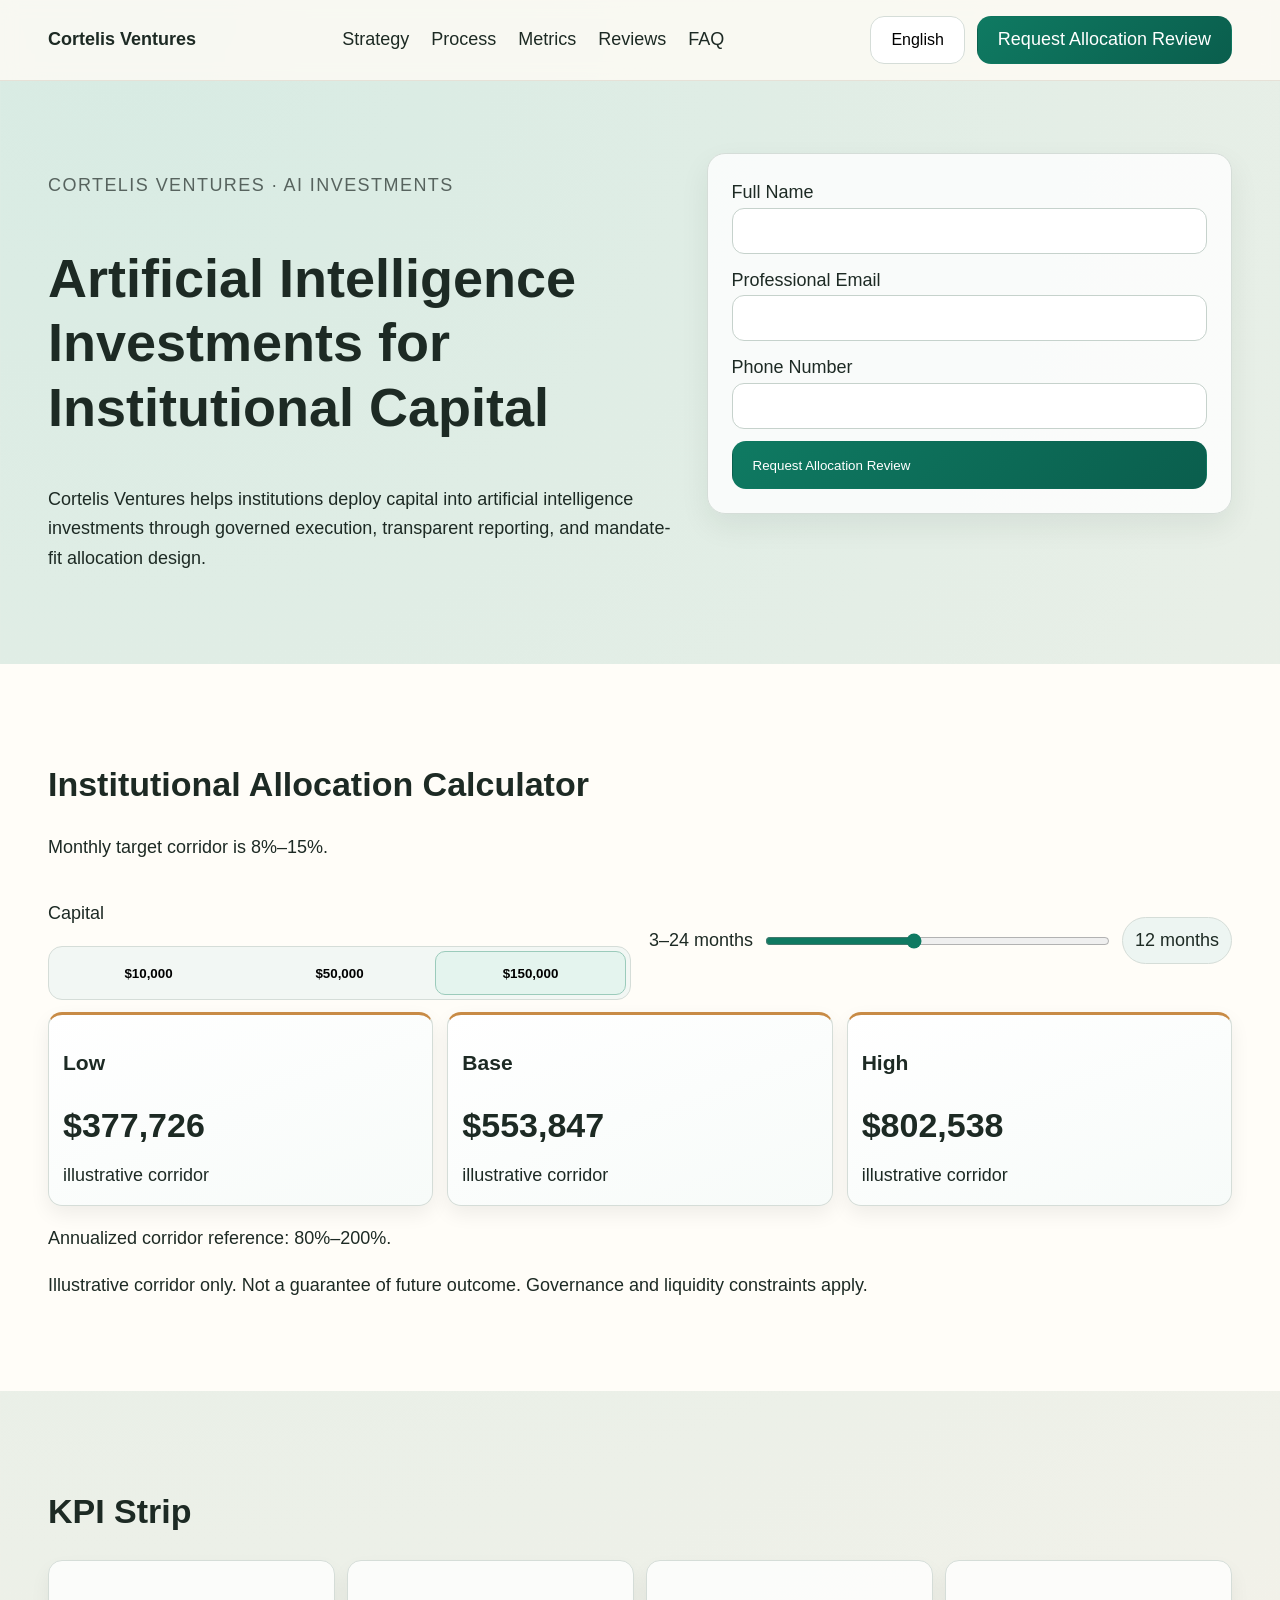
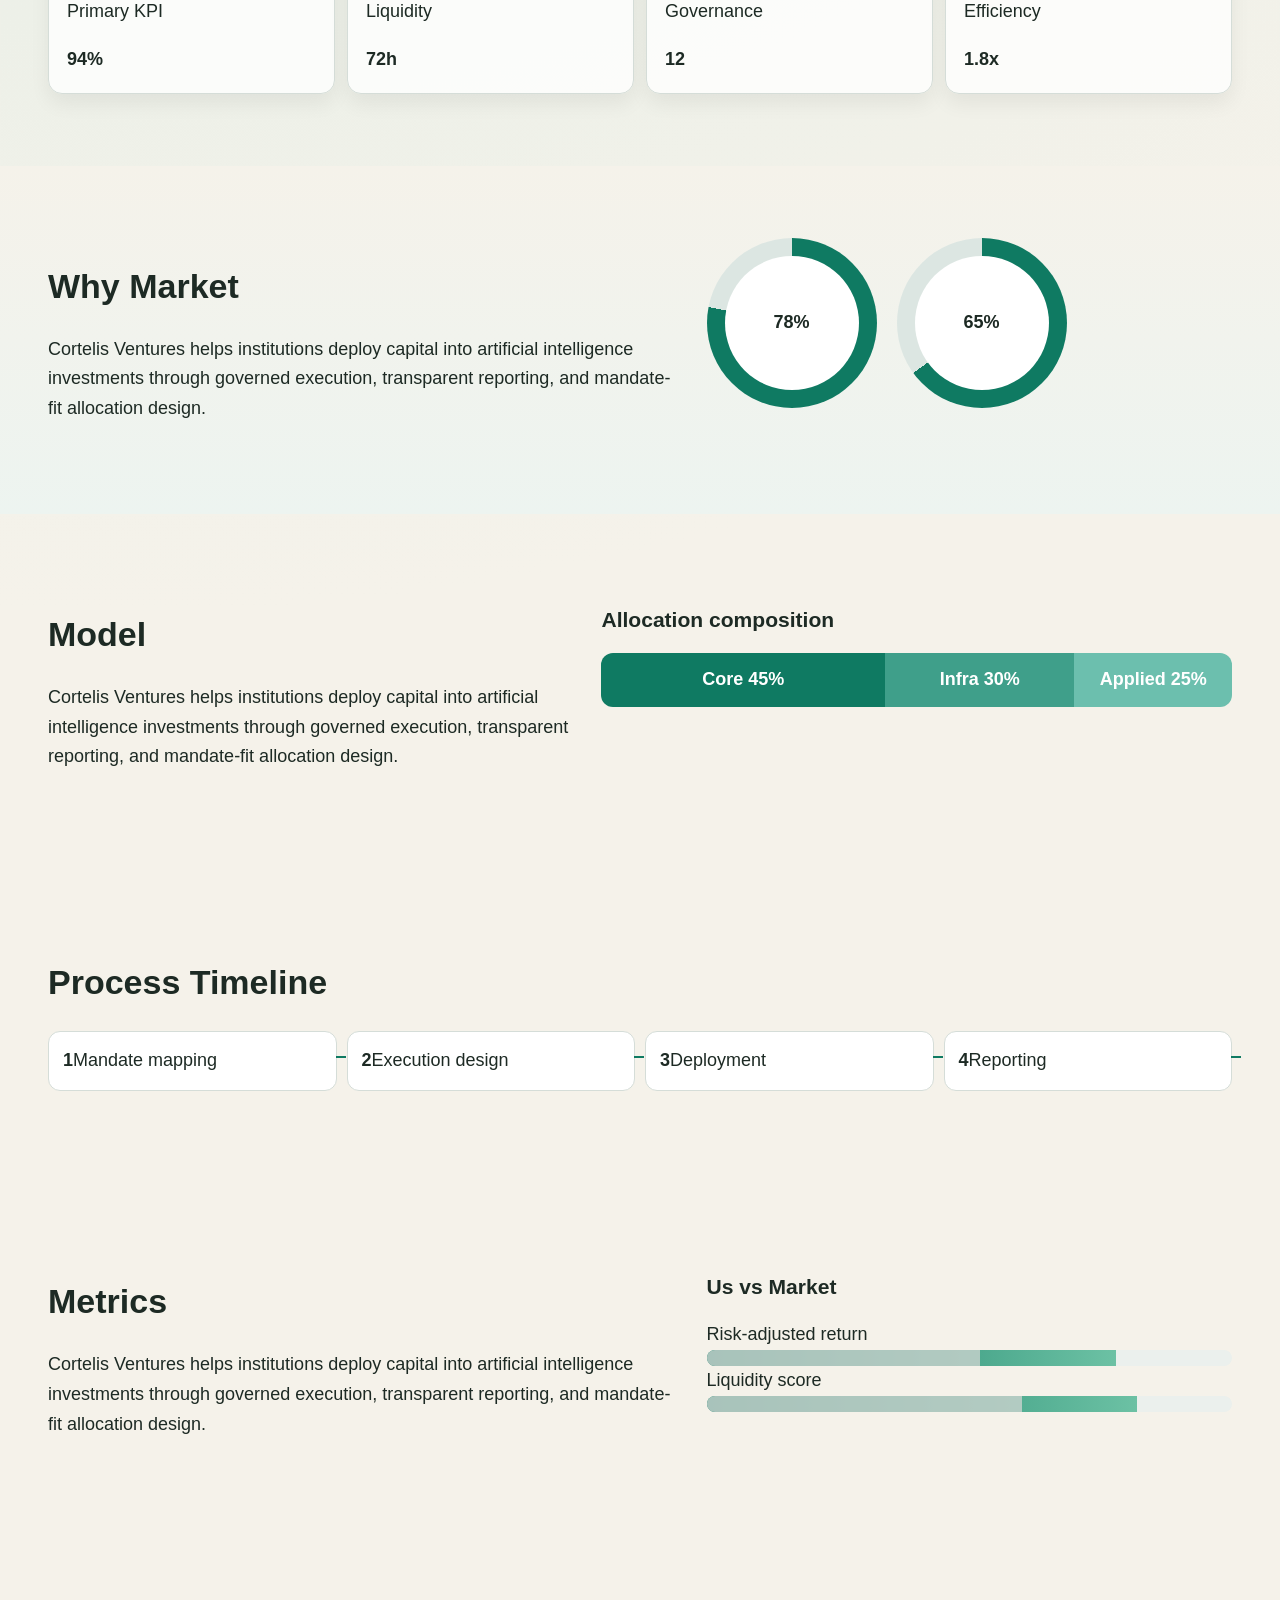
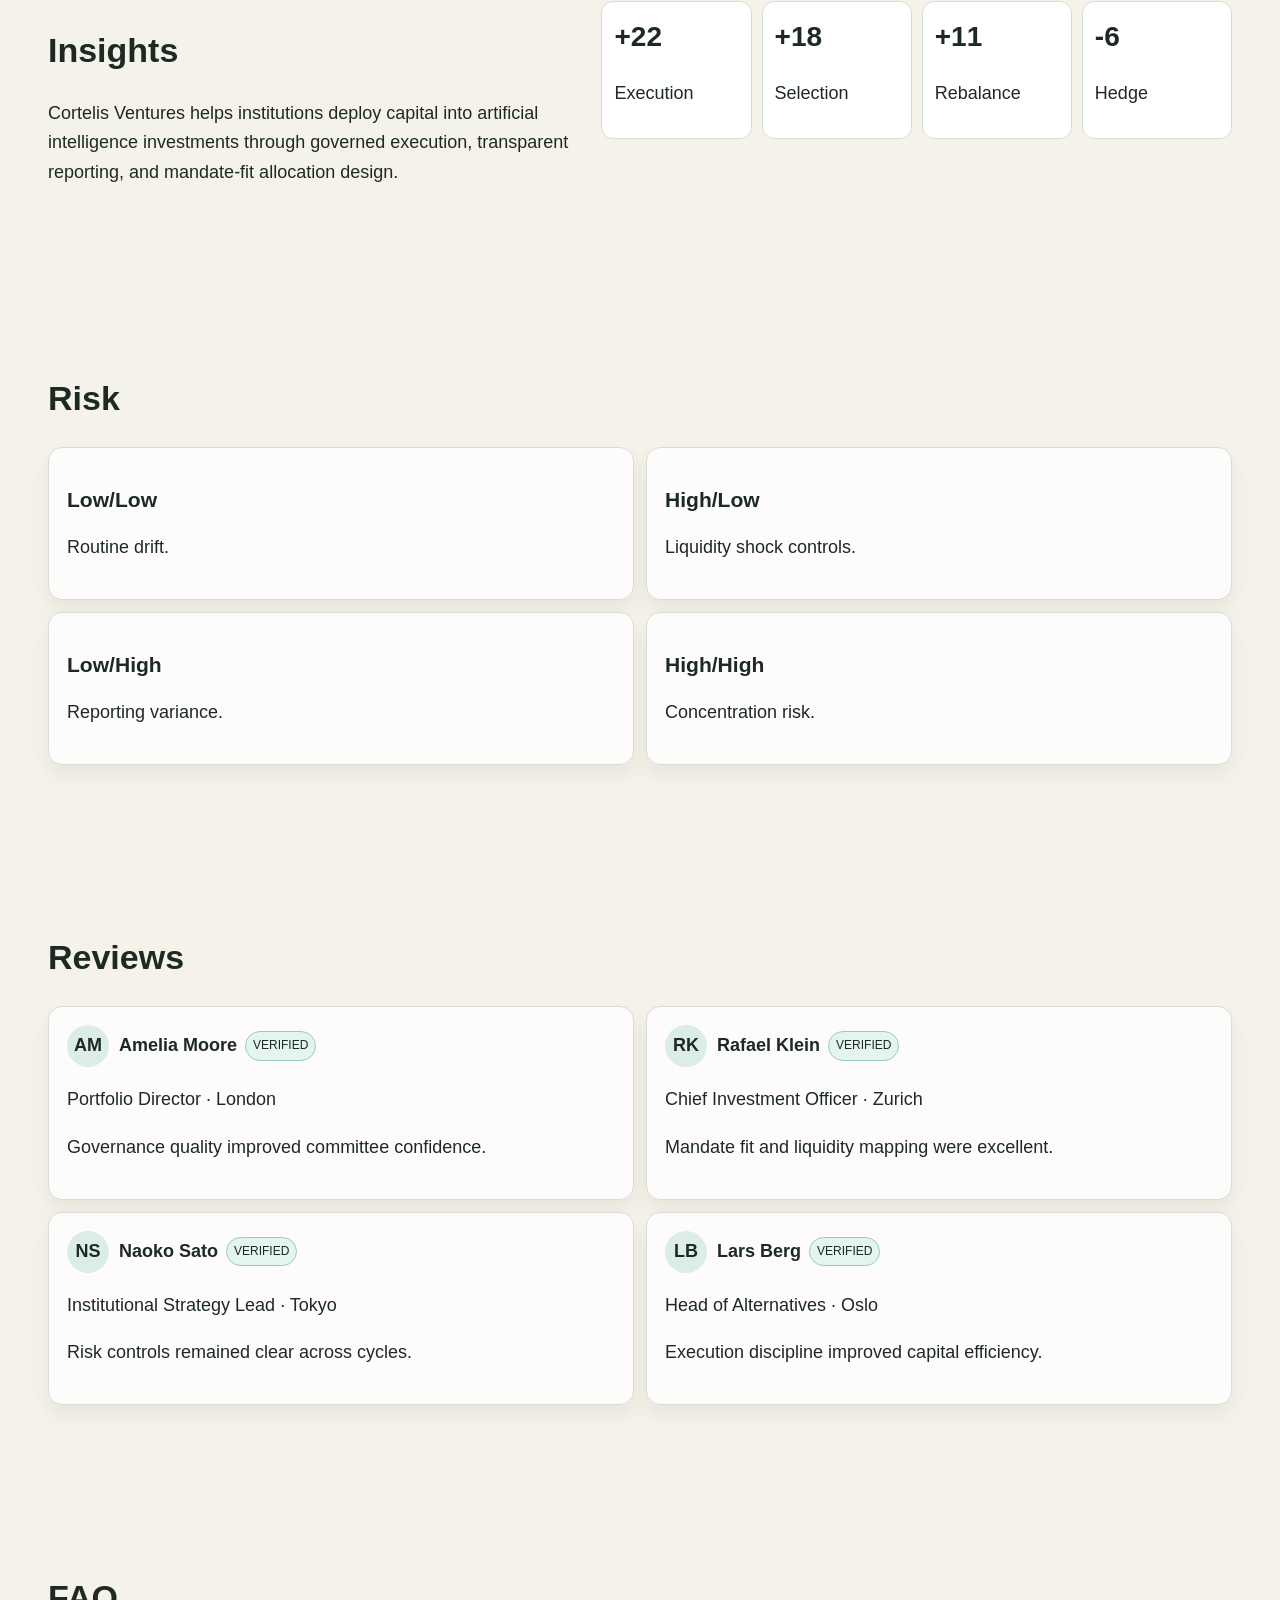
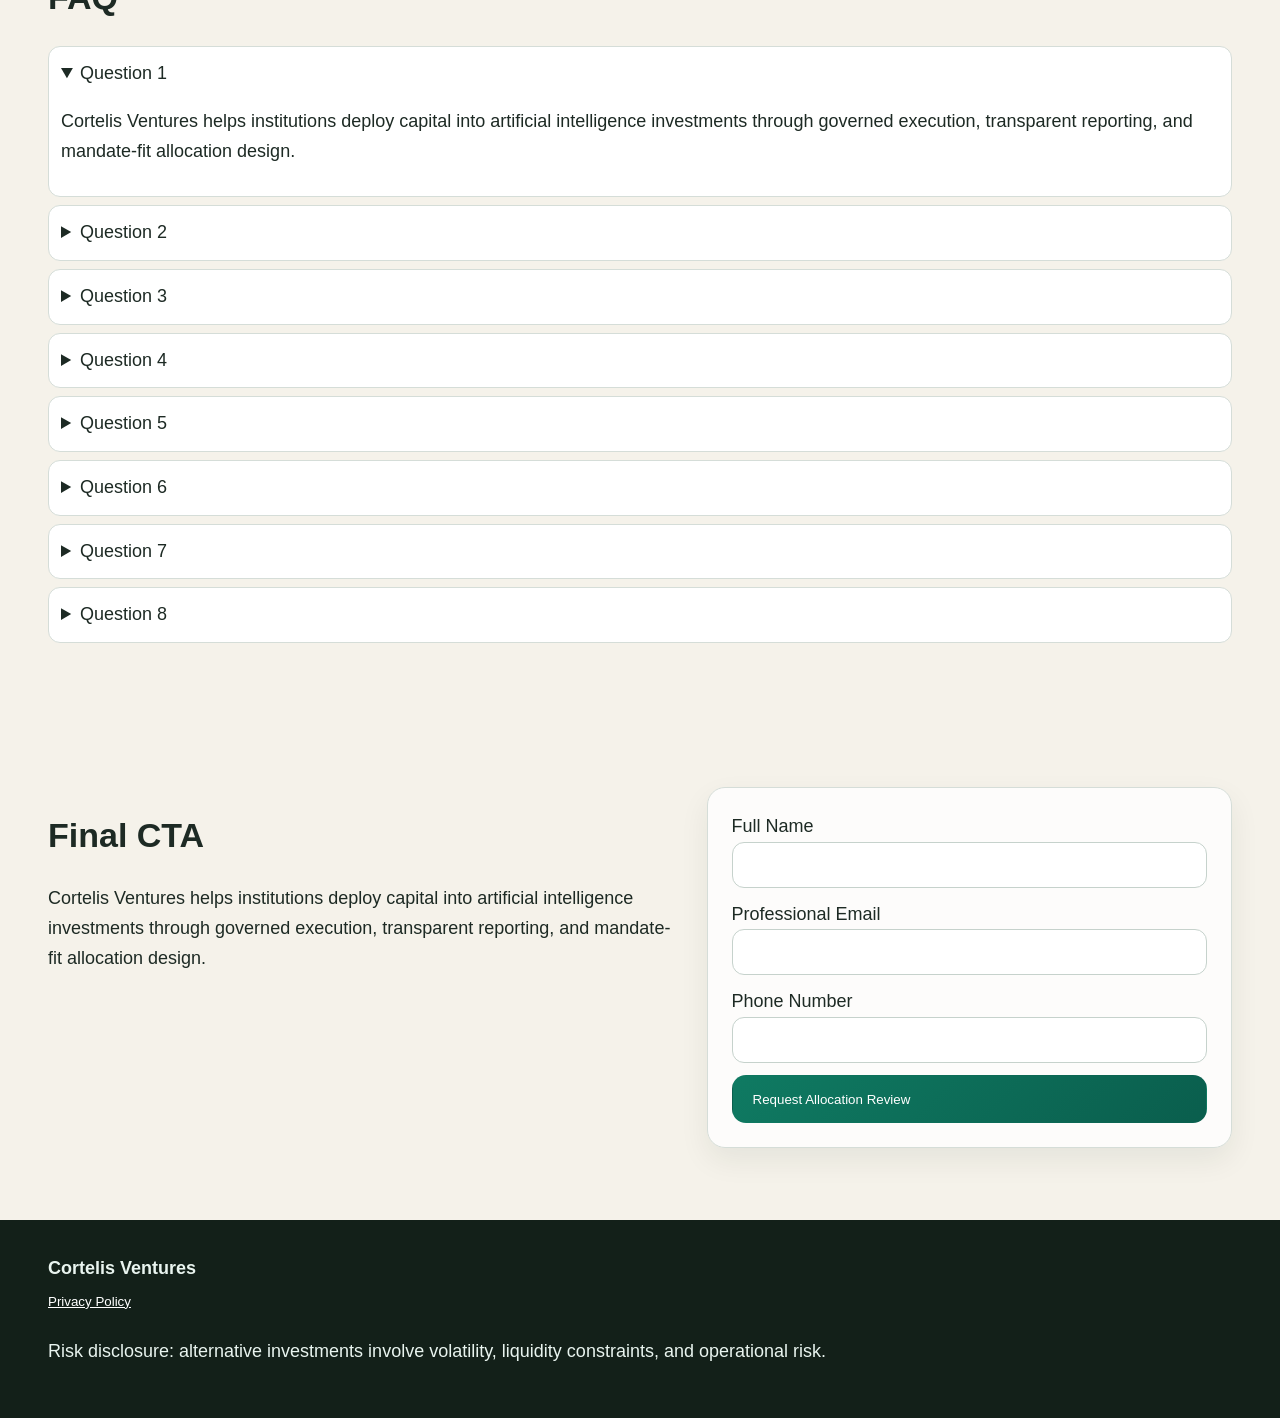
<file: index.html>
<!doctype html><html lang="en"><head><meta charset="utf-8"><meta name="viewport" content="width=device-width,initial-scale=1"><title>Cortelis Ventures English</title><meta name="description" content="Cortelis Ventures helps institutions deploy capital into artificial intelligence investments through governed execution, transparent reporting, and mandate-fit allocation design."><link rel="canonical" href="https://cortelisventures.example/"><link rel="stylesheet" href="assets/style.css"><script type="application/ld+json">{"@context": "https://schema.org", "@graph": [{"@type": "Organization", "name": "Cortelis Ventures"}, {"@type": "WebSite", "name": "Cortelis Ventures"}, {"@type": "FAQPage", "mainEntity": [{"@type": "Question", "name": "Question 1", "acceptedAnswer": {"@type": "Answer", "text": "Cortelis Ventures helps institutions deploy capital into artificial intelligence investments through governed execution, transparent reporting, and mandate-fit allocation design."}}]}, {"@type": "Review", "author": {"@type": "Person", "name": "Amelia Moore"}, "reviewBody": "Governance quality improved committee confidence."}]}</script><meta property="og:title" content="Cortelis Ventures"><meta property="og:description" content="Cortelis Ventures helps institutions deploy capital into artificial intelligence investments through governed execution, transparent reporting, and mandate-fit allocation design."><meta name="twitter:card" content="summary_large_image"><link rel="alternate" hreflang="en" href="https://cortelisventures.example/"><link rel="alternate" hreflang="de" href="https://cortelisventures.example/de/"><link rel="alternate" hreflang="fr" href="https://cortelisventures.example/fr/"><link rel="alternate" hreflang="es" href="https://cortelisventures.example/es/"><link rel="alternate" hreflang="it" href="https://cortelisventures.example/it/"><link rel="alternate" hreflang="tr" href="https://cortelisventures.example/tr/"><link rel="alternate" hreflang="pt" href="https://cortelisventures.example/pt/"><link rel="alternate" hreflang="ja" href="https://cortelisventures.example/jp/"><link rel="alternate" hreflang="sk" href="https://cortelisventures.example/sk/"><link rel="alternate" hreflang="nl-BE" href="https://cortelisventures.example/be/"></head><body data-locale="en-US" data-currency="USD">
<header class="site-header"><div class="container header-row"><div class="brand">Cortelis Ventures</div><nav class="main-nav"><a href="#strategy">Strategy</a><a href="#process">Process</a><a href="#metrics">Metrics</a><a href="#reviews">Reviews</a><a href="#faq">FAQ</a></nav><div class="header-actions"><div class="lang-wrap"><button class="lang-trigger" aria-expanded="false">English</button><div class="lang-menu"><div class="lang-item"><svg viewBox="0 0 24 16"><rect width="24" height="16" fill="#ca3e5a"/></svg><a href="index.html">English</a></div><div class="lang-item"><svg viewBox="0 0 24 16"><rect width="24" height="16" fill="#88b8fc"/></svg><a href="de/index.html">Deutsch</a></div><div class="lang-item"><svg viewBox="0 0 24 16"><rect width="24" height="16" fill="#5f1e40"/></svg><a href="fr/index.html">Français</a></div><div class="lang-item"><svg viewBox="0 0 24 16"><rect width="24" height="16" fill="#433117"/></svg><a href="es/index.html">Español</a></div><div class="lang-item"><svg viewBox="0 0 24 16"><rect width="24" height="16" fill="#77e9a6"/></svg><a href="it/index.html">Italiano</a></div><div class="lang-item"><svg viewBox="0 0 24 16"><rect width="24" height="16" fill="#bfcedd"/></svg><a href="tr/index.html">Türkçe</a></div><div class="lang-item"><svg viewBox="0 0 24 16"><rect width="24" height="16" fill="#0c06d9"/></svg><a href="pt/index.html">Português</a></div><div class="lang-item"><svg viewBox="0 0 24 16"><rect width="24" height="16" fill="#856954"/></svg><a href="jp/index.html">日本語</a></div><div class="lang-item"><svg viewBox="0 0 24 16"><rect width="24" height="16" fill="#356c89"/></svg><a href="sk/index.html">Slovenčina</a></div><div class="lang-item"><svg viewBox="0 0 24 16"><rect width="24" height="16" fill="#c91c1b"/></svg><a href="be/index.html">Nederlands</a></div></div></div><a class="btn primary" href="#lead-final">Request Allocation Review</a><button class="burger" aria-label="menu">☰</button></div></div></header>
<div class="mobile-drawer" aria-hidden="true"><button class="drawer-close" aria-label="close">✕</button><nav><a href="#strategy">Strategy</a><a href="#process">Process</a><a href="#metrics">Metrics</a><a href="#reviews">Reviews</a><a href="#faq">FAQ</a></nav><div class="drawer-lang"><div class="lang-item"><svg viewBox="0 0 24 16"><rect width="24" height="16" fill="#ca3e5a"/></svg><a href="index.html">English</a></div><div class="lang-item"><svg viewBox="0 0 24 16"><rect width="24" height="16" fill="#88b8fc"/></svg><a href="de/index.html">Deutsch</a></div><div class="lang-item"><svg viewBox="0 0 24 16"><rect width="24" height="16" fill="#5f1e40"/></svg><a href="fr/index.html">Français</a></div><div class="lang-item"><svg viewBox="0 0 24 16"><rect width="24" height="16" fill="#433117"/></svg><a href="es/index.html">Español</a></div><div class="lang-item"><svg viewBox="0 0 24 16"><rect width="24" height="16" fill="#77e9a6"/></svg><a href="it/index.html">Italiano</a></div><div class="lang-item"><svg viewBox="0 0 24 16"><rect width="24" height="16" fill="#bfcedd"/></svg><a href="tr/index.html">Türkçe</a></div><div class="lang-item"><svg viewBox="0 0 24 16"><rect width="24" height="16" fill="#0c06d9"/></svg><a href="pt/index.html">Português</a></div><div class="lang-item"><svg viewBox="0 0 24 16"><rect width="24" height="16" fill="#856954"/></svg><a href="jp/index.html">日本語</a></div><div class="lang-item"><svg viewBox="0 0 24 16"><rect width="24" height="16" fill="#356c89"/></svg><a href="sk/index.html">Slovenčina</a></div><div class="lang-item"><svg viewBox="0 0 24 16"><rect width="24" height="16" fill="#c91c1b"/></svg><a href="be/index.html">Nederlands</a></div></div><a class="btn primary" href="#lead-final">Request Allocation Review</a></div>
<main><section class="hero"><div class="container hero-grid"><div><p class="eyebrow">Cortelis Ventures · AI Investments</p><h1>Artificial Intelligence Investments for Institutional Capital</h1><p>Cortelis Ventures helps institutions deploy capital into artificial intelligence investments through governed execution, transparent reporting, and mandate-fit allocation design.</p></div><form class="lead-form"><label>Full Name<input required></label><label>Professional Email<input type="email" required></label><label>Phone Number<input required></label><button class="btn primary">Request Allocation Review</button></form></div></section>
<section class="calculator" id="strategy"><div class="container"><div class="calc-head"><h2>Institutional Allocation Calculator</h2><p>Monthly target corridor is 8%–15%.</p></div><div class="input-rail"><div><p class="small">Capital</p><div class="segmented"><button data-amount="10000"></button><button data-amount="50000"></button><button data-amount="150000" class="active"></button></div></div><div class="slider-wrap"><label>3–24 months</label><input id="months" type="range" min="3" max="24" value="12"><span class="month-pill">12 months</span></div></div><div class="result-grid"><article><h3>Low</h3><p class="out low"></p><span>illustrative corridor</span></article><article><h3>Base</h3><p class="out base"></p><span>illustrative corridor</span></article><article><h3>High</h3><p class="out high"></p><span>illustrative corridor</span></article></div><p class="annual">Annualized corridor reference: 80%–200%.</p><p class="disclaimer">Illustrative corridor only. Not a guarantee of future outcome. Governance and liquidity constraints apply.</p></div></section>
<section class="kpi"><div class="container"><h2>KPI Strip</h2><div class="kpi-strip"><article><p>Primary KPI</p><strong>94%</strong></article><article><p>Liquidity</p><strong>72h</strong></article><article><p>Governance</p><strong>12</strong></article><article><p>Efficiency</p><strong>1.8x</strong></article></div></div></section>
<section class="why"><div class="container two-col"><div><h2>Why Market</h2><p>Cortelis Ventures helps institutions deploy capital into artificial intelligence investments through governed execution, transparent reporting, and mandate-fit allocation design.</p></div><div class="radial-wrap"><div class="radial" style="--p:78"><span>78%</span></div><div class="radial" style="--p:65"><span>65%</span></div></div></div></section>
<section class="model"><div class="container two-col reverse"><div><h2>Model</h2><p>Cortelis Ventures helps institutions deploy capital into artificial intelligence investments through governed execution, transparent reporting, and mandate-fit allocation design.</p></div><div class="stack-bars"><h3>Allocation composition</h3><div class="bar"><span style="width:45%">Core 45%</span><span style="width:30%">Infra 30%</span><span style="width:25%">Applied 25%</span></div></div></div></section>
<section class="process" id="process"><div class="container"><h2>Process Timeline</h2><ol class="timeline"><li><strong>1</strong><span>Mandate mapping</span></li><li><strong>2</strong><span>Execution design</span></li><li><strong>3</strong><span>Deployment</span></li><li><strong>4</strong><span>Reporting</span></li></ol></div></section>
<section class="metrics" id="metrics"><div class="container two-col"><div><h2>Metrics</h2><p>Cortelis Ventures helps institutions deploy capital into artificial intelligence investments through governed execution, transparent reporting, and mandate-fit allocation design.</p></div><div class="compare"><h3>Us vs Market</h3><div><label>Risk-adjusted return</label><div class="dual"><i style="width:78%"></i><b style="width:52%"></b></div></div><div><label>Liquidity score</label><div class="dual"><i style="width:82%"></i><b style="width:60%"></b></div></div></div></div></section>
<section class="insights"><div class="container two-col reverse"><div><h2>Insights</h2><p>Cortelis Ventures helps institutions deploy capital into artificial intelligence investments through governed execution, transparent reporting, and mandate-fit allocation design.</p></div><div class="waterfall"><div><span>+22</span><p>Execution</p></div><div><span>+18</span><p>Selection</p></div><div><span>+11</span><p>Rebalance</p></div><div><span>-6</span><p>Hedge</p></div></div></div></section>
<section class="risk"><div class="container"><h2>Risk</h2><div class="risk-grid"><article><h3>Low/Low</h3><p>Routine drift.</p></article><article><h3>High/Low</h3><p>Liquidity shock controls.</p></article><article><h3>Low/High</h3><p>Reporting variance.</p></article><article><h3>High/High</h3><p>Concentration risk.</p></article></div></div></section>
<section class="reviews" id="reviews"><div class="container"><h2>Reviews</h2><div class="reviews-grid"><article class="review-card"><div class="review-head"><div class="avatar">AM</div><div class="identity"><strong>Amelia Moore</strong><span class="verified">VERIFIED</span></div></div><p class="role">Portfolio Director · London</p><p>Governance quality improved committee confidence.</p></article><article class="review-card"><div class="review-head"><div class="avatar">RK</div><div class="identity"><strong>Rafael Klein</strong><span class="verified">VERIFIED</span></div></div><p class="role">Chief Investment Officer · Zurich</p><p>Mandate fit and liquidity mapping were excellent.</p></article><article class="review-card"><div class="review-head"><div class="avatar">NS</div><div class="identity"><strong>Naoko Sato</strong><span class="verified">VERIFIED</span></div></div><p class="role">Institutional Strategy Lead · Tokyo</p><p>Risk controls remained clear across cycles.</p></article><article class="review-card"><div class="review-head"><div class="avatar">LB</div><div class="identity"><strong>Lars Berg</strong><span class="verified">VERIFIED</span></div></div><p class="role">Head of Alternatives · Oslo</p><p>Execution discipline improved capital efficiency.</p></article></div></div></section>
<section class="faq" id="faq"><div class="container"><h2>FAQ</h2><div class="faq-list"><details class="faq-item" open><summary>Question 1</summary><p>Cortelis Ventures helps institutions deploy capital into artificial intelligence investments through governed execution, transparent reporting, and mandate-fit allocation design.</p></details><details class="faq-item" ><summary>Question 2</summary><p>Cortelis Ventures helps institutions deploy capital into artificial intelligence investments through governed execution, transparent reporting, and mandate-fit allocation design.</p></details><details class="faq-item" ><summary>Question 3</summary><p>Cortelis Ventures helps institutions deploy capital into artificial intelligence investments through governed execution, transparent reporting, and mandate-fit allocation design.</p></details><details class="faq-item" ><summary>Question 4</summary><p>Cortelis Ventures helps institutions deploy capital into artificial intelligence investments through governed execution, transparent reporting, and mandate-fit allocation design.</p></details><details class="faq-item" ><summary>Question 5</summary><p>Cortelis Ventures helps institutions deploy capital into artificial intelligence investments through governed execution, transparent reporting, and mandate-fit allocation design.</p></details><details class="faq-item" ><summary>Question 6</summary><p>Cortelis Ventures helps institutions deploy capital into artificial intelligence investments through governed execution, transparent reporting, and mandate-fit allocation design.</p></details><details class="faq-item" ><summary>Question 7</summary><p>Cortelis Ventures helps institutions deploy capital into artificial intelligence investments through governed execution, transparent reporting, and mandate-fit allocation design.</p></details><details class="faq-item" ><summary>Question 8</summary><p>Cortelis Ventures helps institutions deploy capital into artificial intelligence investments through governed execution, transparent reporting, and mandate-fit allocation design.</p></details></div></div></section>
<section class="final-cta" id="lead-final"><div class="container two-col"><div><h2>Final CTA</h2><p>Cortelis Ventures helps institutions deploy capital into artificial intelligence investments through governed execution, transparent reporting, and mandate-fit allocation design.</p></div><form class="lead-form"><label>Full Name<input required></label><label>Professional Email<input type="email" required></label><label>Phone Number<input required></label><button class="btn primary">Request Allocation Review</button></form></div></section></main>
<footer><div class="container foot"><strong>Cortelis Ventures</strong><button class="privacy-link">Privacy Policy</button><p>Risk disclosure: alternative investments involve volatility, liquidity constraints, and operational risk.</p></div></footer>
<div class="modal" aria-hidden="true"><div class="modal-card" role="dialog" aria-modal="true"><button class="modal-x" aria-label="close">✕</button><h2>Privacy Policy</h2><div class="modal-content"><h3>Introduction</h3><p>Cortelis Ventures helps institutions deploy capital into artificial intelligence investments through governed execution, transparent reporting, and mandate-fit allocation design.</p><h3>Data collection</h3><p>Cortelis Ventures helps institutions deploy capital into artificial intelligence investments through governed execution, transparent reporting, and mandate-fit allocation design.</p><h3>Legal basis</h3><p>Cortelis Ventures helps institutions deploy capital into artificial intelligence investments through governed execution, transparent reporting, and mandate-fit allocation design.</p><h3>Cookies</h3><p>Cortelis Ventures helps institutions deploy capital into artificial intelligence investments through governed execution, transparent reporting, and mandate-fit allocation design.</p><h3>Retention</h3><p>Cortelis Ventures helps institutions deploy capital into artificial intelligence investments through governed execution, transparent reporting, and mandate-fit allocation design.</p><h3>Third-party sharing</h3><p>Cortelis Ventures helps institutions deploy capital into artificial intelligence investments through governed execution, transparent reporting, and mandate-fit allocation design.</p><h3>Security</h3><p>Cortelis Ventures helps institutions deploy capital into artificial intelligence investments through governed execution, transparent reporting, and mandate-fit allocation design.</p><h3>User rights</h3><p>Cortelis Ventures helps institutions deploy capital into artificial intelligence investments through governed execution, transparent reporting, and mandate-fit allocation design.</p><h3>International transfers</h3><p>Cortelis Ventures helps institutions deploy capital into artificial intelligence investments through governed execution, transparent reporting, and mandate-fit allocation design.</p><h3>Industry risk disclosure</h3><p>Cortelis Ventures helps institutions deploy capital into artificial intelligence investments through governed execution, transparent reporting, and mandate-fit allocation design.</p><h3>Contact</h3><p>compliance@cortelisventures.example</p></div><div class="modal-foot"><button class="btn secondary close-modal">Close</button></div></div></div>
<script defer src="assets/app.js"></script></body></html>
</file>
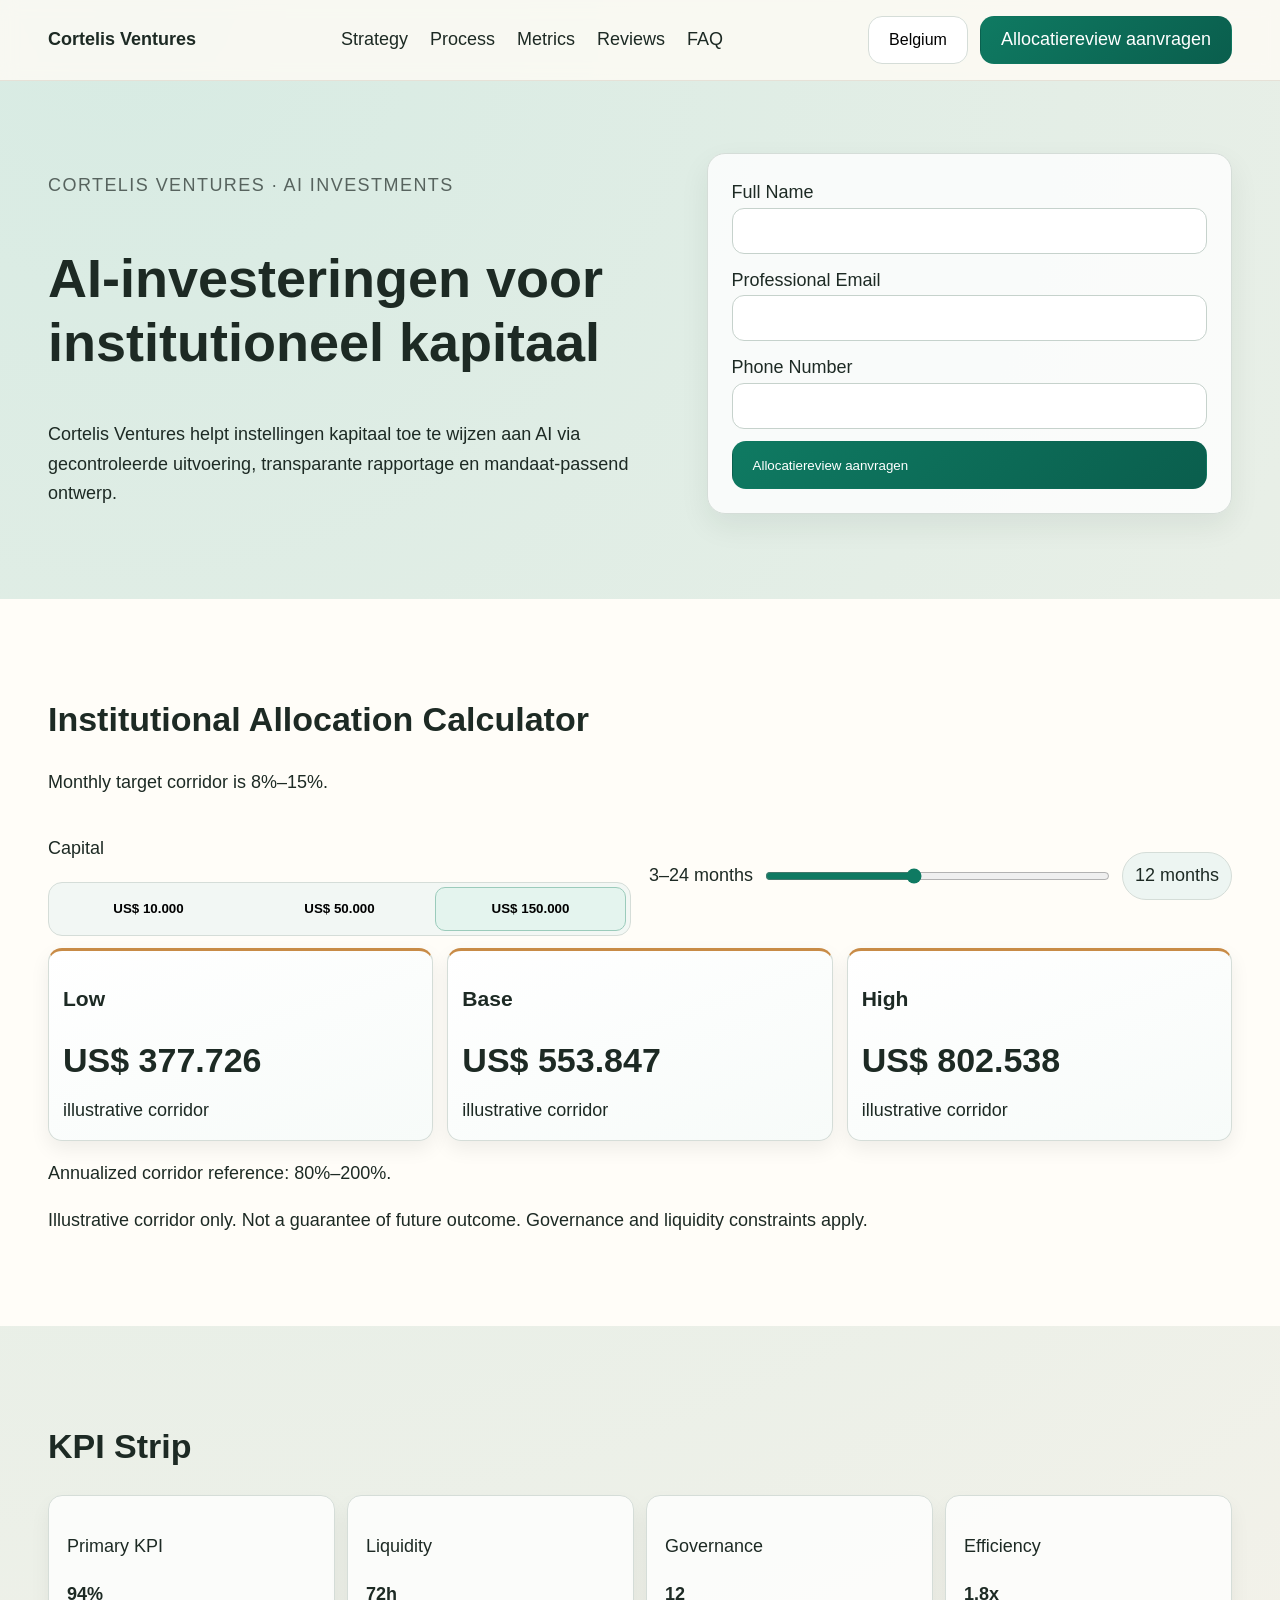
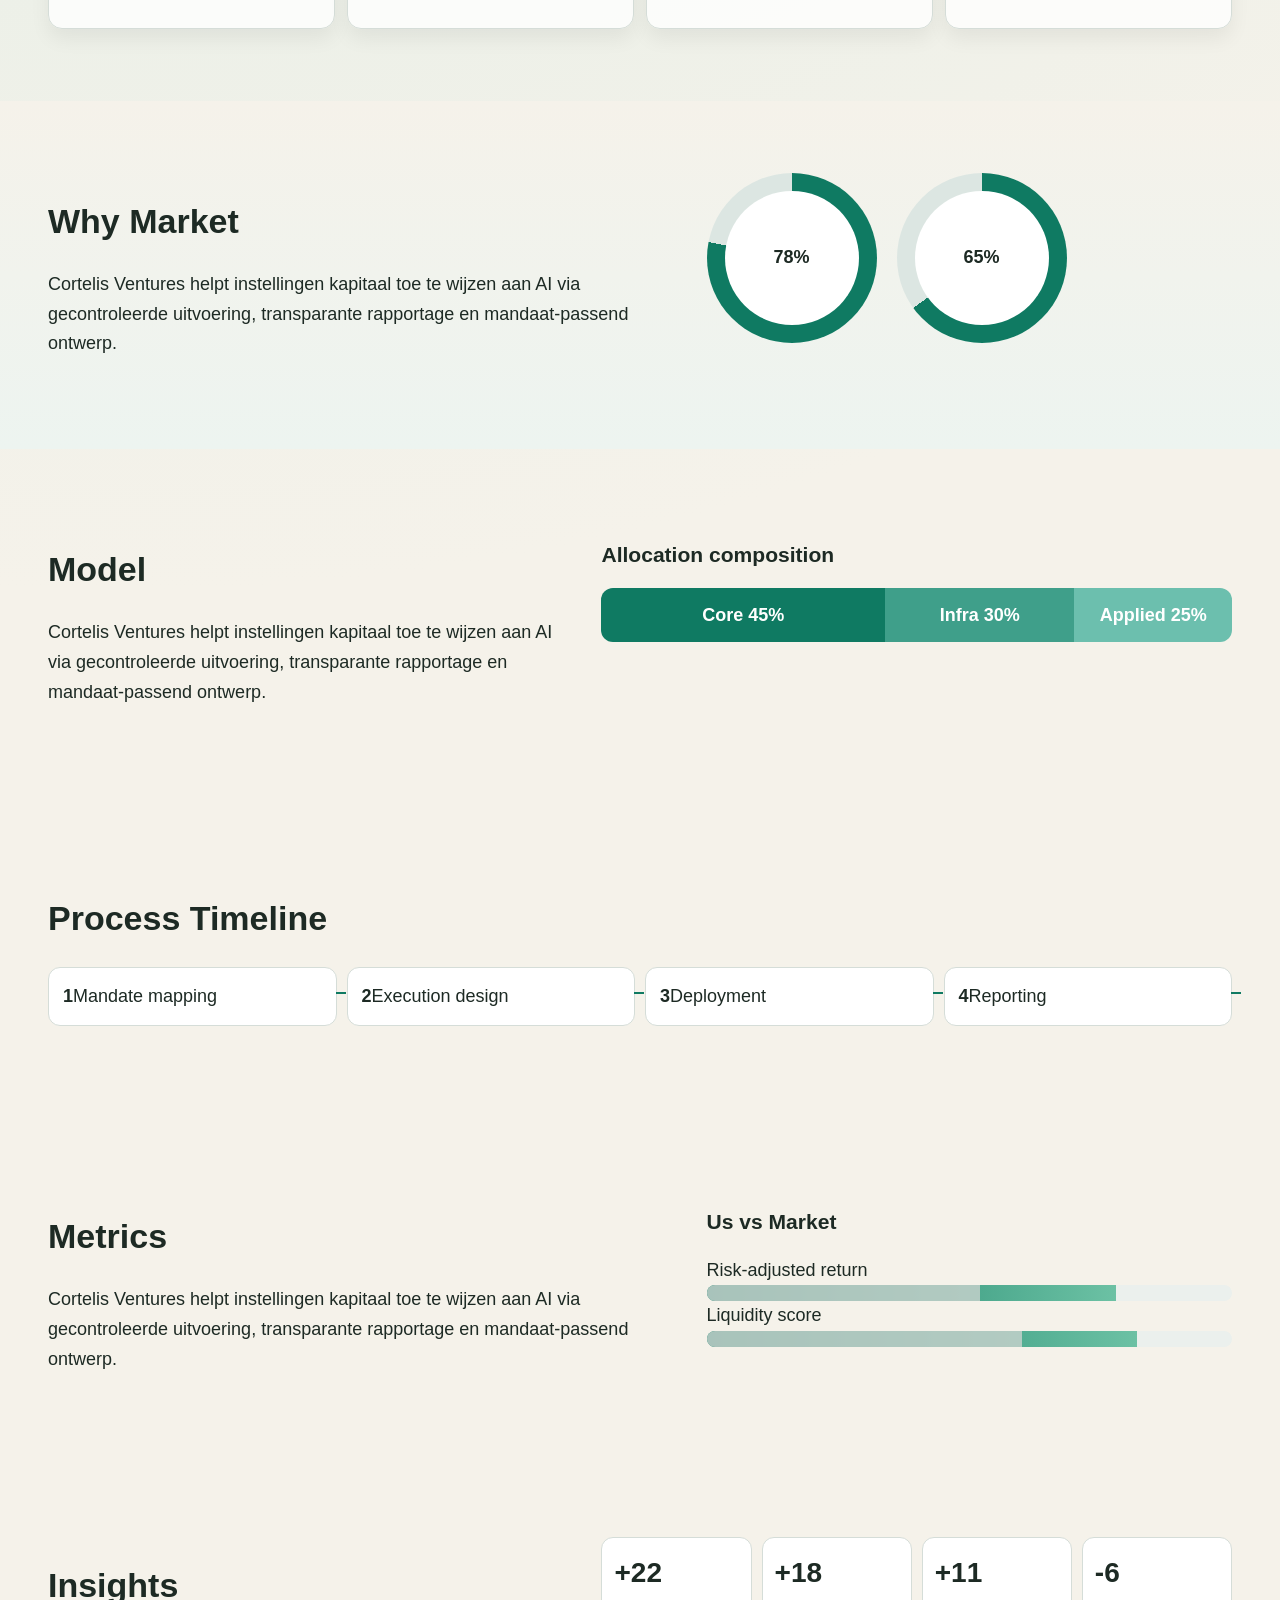
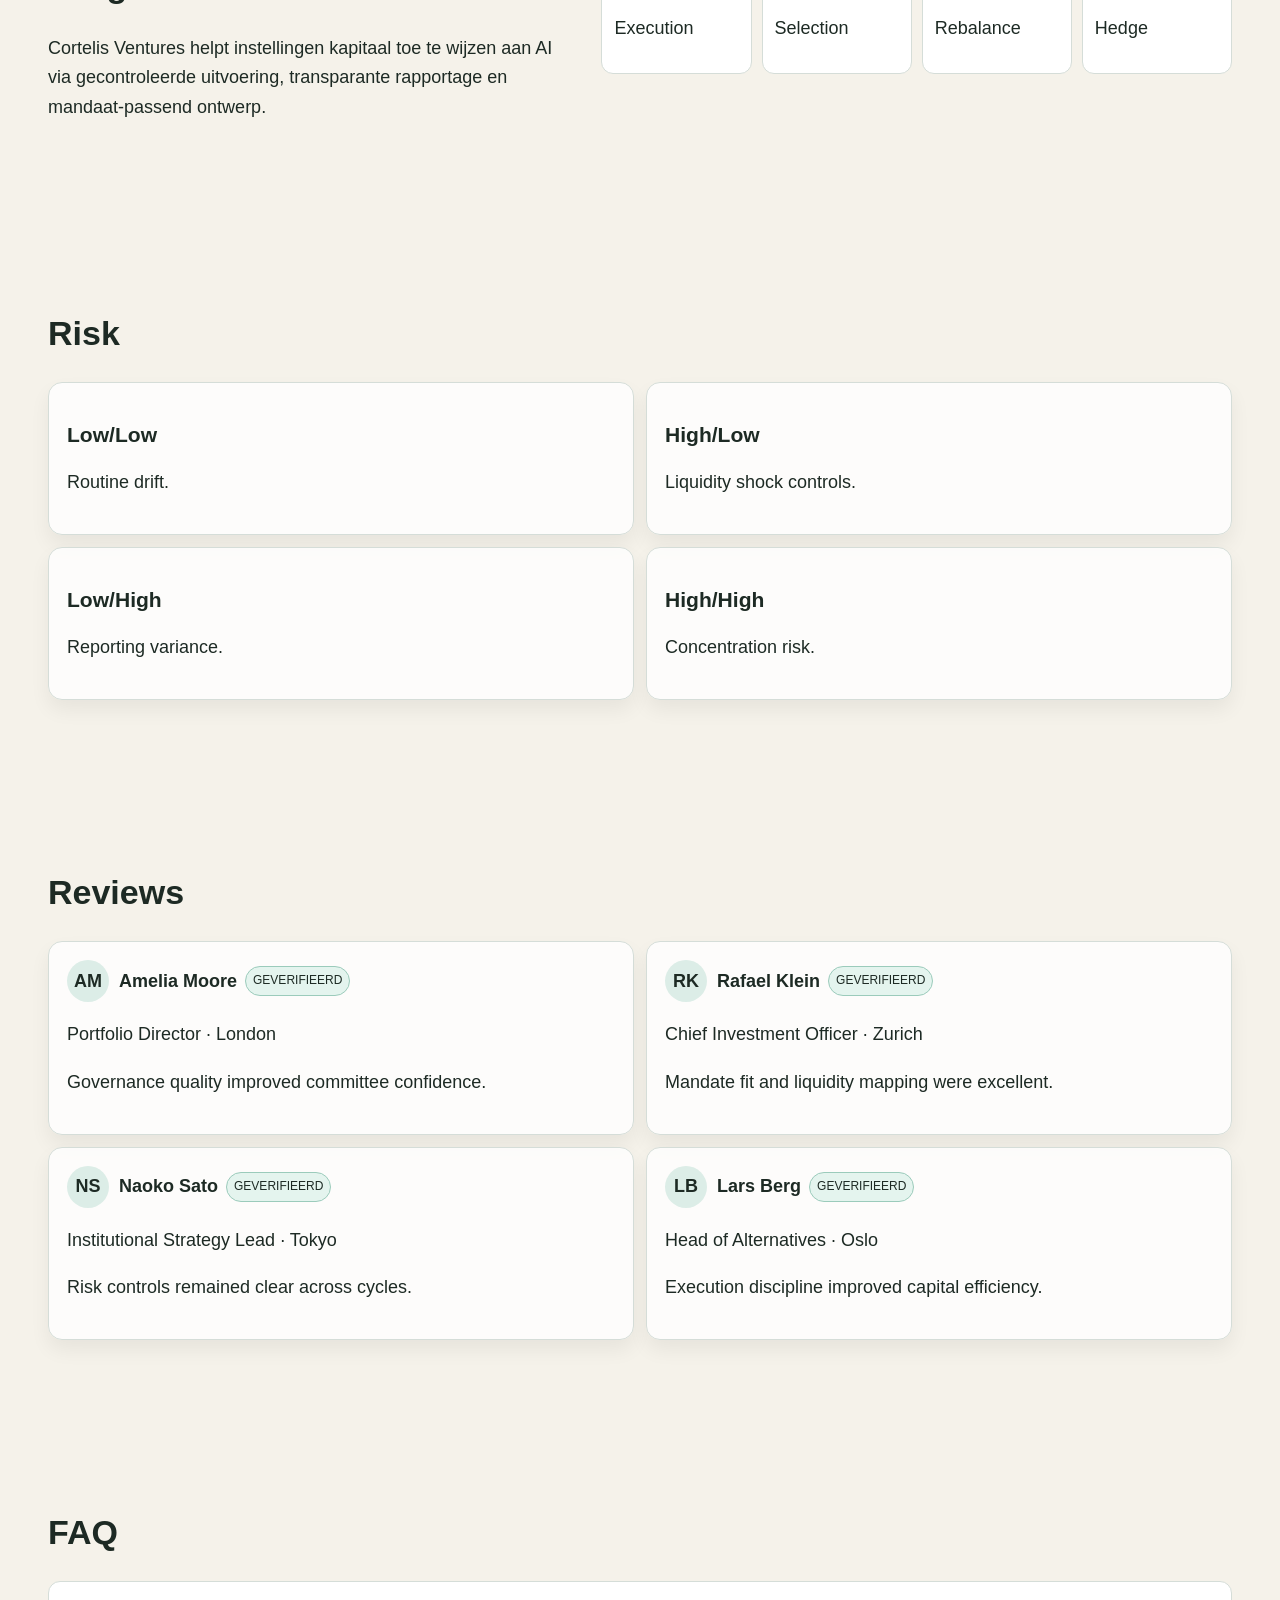
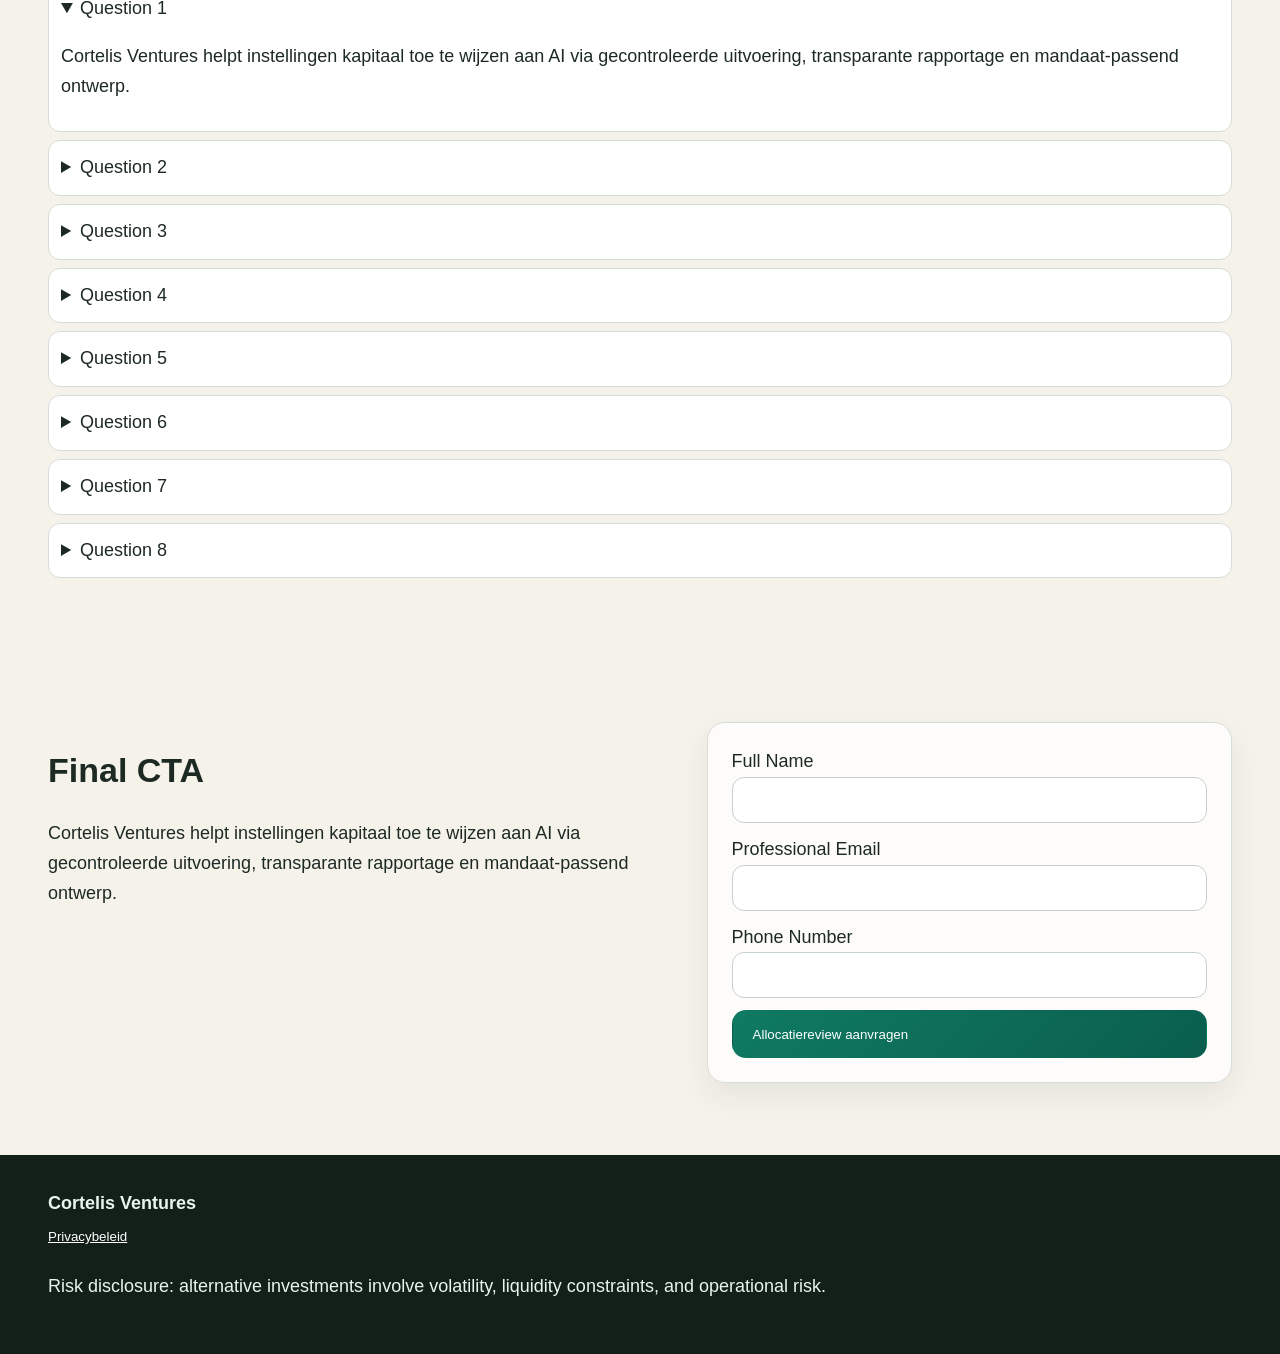
<file: be/index.html>
<!doctype html><html lang="nl"><head><meta charset="utf-8"><meta name="viewport" content="width=device-width,initial-scale=1"><title>Cortelis Ventures Belgium</title><meta name="description" content="Cortelis Ventures helpt instellingen kapitaal toe te wijzen aan AI via gecontroleerde uitvoering, transparante rapportage en mandaat-passend ontwerp."><link rel="canonical" href="https://cortelisventures.example/be/"><link rel="stylesheet" href="../assets/style.css"><script type="application/ld+json">{"@context": "https://schema.org", "@graph": [{"@type": "Organization", "name": "Cortelis Ventures"}, {"@type": "WebSite", "name": "Cortelis Ventures"}, {"@type": "FAQPage", "mainEntity": [{"@type": "Question", "name": "Question 1", "acceptedAnswer": {"@type": "Answer", "text": "Cortelis Ventures helpt instellingen kapitaal toe te wijzen aan AI via gecontroleerde uitvoering, transparante rapportage en mandaat-passend ontwerp."}}]}, {"@type": "Review", "author": {"@type": "Person", "name": "Amelia Moore"}, "reviewBody": "Governance quality improved committee confidence."}]}</script><meta property="og:title" content="Cortelis Ventures"><meta property="og:description" content="Cortelis Ventures helpt instellingen kapitaal toe te wijzen aan AI via gecontroleerde uitvoering, transparante rapportage en mandaat-passend ontwerp."><meta name="twitter:card" content="summary_large_image"><link rel="alternate" hreflang="en" href="https://cortelisventures.example/"><link rel="alternate" hreflang="de" href="https://cortelisventures.example/de/"><link rel="alternate" hreflang="fr" href="https://cortelisventures.example/fr/"><link rel="alternate" hreflang="es" href="https://cortelisventures.example/es/"><link rel="alternate" hreflang="it" href="https://cortelisventures.example/it/"><link rel="alternate" hreflang="tr" href="https://cortelisventures.example/tr/"><link rel="alternate" hreflang="pt" href="https://cortelisventures.example/pt/"><link rel="alternate" hreflang="ja" href="https://cortelisventures.example/jp/"><link rel="alternate" hreflang="sk" href="https://cortelisventures.example/sk/"><link rel="alternate" hreflang="nl-BE" href="https://cortelisventures.example/be/"></head><body data-locale="nl-BE" data-currency="USD">
<header class="site-header"><div class="container header-row"><div class="brand">Cortelis Ventures</div><nav class="main-nav"><a href="#strategy">Strategy</a><a href="#process">Process</a><a href="#metrics">Metrics</a><a href="#reviews">Reviews</a><a href="#faq">FAQ</a></nav><div class="header-actions"><div class="lang-wrap"><button class="lang-trigger" aria-expanded="false">Belgium</button><div class="lang-menu"><div class="lang-item"><svg viewBox="0 0 24 16"><rect width="24" height="16" fill="#ca3e5a"/></svg><a href="../index.html">English</a></div><div class="lang-item"><svg viewBox="0 0 24 16"><rect width="24" height="16" fill="#88b8fc"/></svg><a href="../de/index.html">Deutsch</a></div><div class="lang-item"><svg viewBox="0 0 24 16"><rect width="24" height="16" fill="#5f1e40"/></svg><a href="../fr/index.html">Français</a></div><div class="lang-item"><svg viewBox="0 0 24 16"><rect width="24" height="16" fill="#433117"/></svg><a href="../es/index.html">Español</a></div><div class="lang-item"><svg viewBox="0 0 24 16"><rect width="24" height="16" fill="#77e9a6"/></svg><a href="../it/index.html">Italiano</a></div><div class="lang-item"><svg viewBox="0 0 24 16"><rect width="24" height="16" fill="#bfcedd"/></svg><a href="../tr/index.html">Türkçe</a></div><div class="lang-item"><svg viewBox="0 0 24 16"><rect width="24" height="16" fill="#0c06d9"/></svg><a href="../pt/index.html">Português</a></div><div class="lang-item"><svg viewBox="0 0 24 16"><rect width="24" height="16" fill="#856954"/></svg><a href="../jp/index.html">日本語</a></div><div class="lang-item"><svg viewBox="0 0 24 16"><rect width="24" height="16" fill="#356c89"/></svg><a href="../sk/index.html">Slovenčina</a></div><div class="lang-item"><svg viewBox="0 0 24 16"><rect width="24" height="16" fill="#5aa420"/></svg><a href="../be/index.html">Belgium</a></div></div></div><a class="btn primary" href="#lead-final">Allocatiereview aanvragen</a><button class="burger" aria-label="menu">☰</button></div></div></header>
<div class="mobile-drawer" aria-hidden="true"><button class="drawer-close" aria-label="close">✕</button><nav><a href="#strategy">Strategy</a><a href="#process">Process</a><a href="#metrics">Metrics</a><a href="#reviews">Reviews</a><a href="#faq">FAQ</a></nav><div class="drawer-lang"><div class="lang-item"><svg viewBox="0 0 24 16"><rect width="24" height="16" fill="#ca3e5a"/></svg><a href="../index.html">English</a></div><div class="lang-item"><svg viewBox="0 0 24 16"><rect width="24" height="16" fill="#88b8fc"/></svg><a href="../de/index.html">Deutsch</a></div><div class="lang-item"><svg viewBox="0 0 24 16"><rect width="24" height="16" fill="#5f1e40"/></svg><a href="../fr/index.html">Français</a></div><div class="lang-item"><svg viewBox="0 0 24 16"><rect width="24" height="16" fill="#433117"/></svg><a href="../es/index.html">Español</a></div><div class="lang-item"><svg viewBox="0 0 24 16"><rect width="24" height="16" fill="#77e9a6"/></svg><a href="../it/index.html">Italiano</a></div><div class="lang-item"><svg viewBox="0 0 24 16"><rect width="24" height="16" fill="#bfcedd"/></svg><a href="../tr/index.html">Türkçe</a></div><div class="lang-item"><svg viewBox="0 0 24 16"><rect width="24" height="16" fill="#0c06d9"/></svg><a href="../pt/index.html">Português</a></div><div class="lang-item"><svg viewBox="0 0 24 16"><rect width="24" height="16" fill="#856954"/></svg><a href="../jp/index.html">日本語</a></div><div class="lang-item"><svg viewBox="0 0 24 16"><rect width="24" height="16" fill="#356c89"/></svg><a href="../sk/index.html">Slovenčina</a></div><div class="lang-item"><svg viewBox="0 0 24 16"><rect width="24" height="16" fill="#5aa420"/></svg><a href="../be/index.html">Belgium</a></div></div><a class="btn primary" href="#lead-final">Allocatiereview aanvragen</a></div>
<main><section class="hero"><div class="container hero-grid"><div><p class="eyebrow">Cortelis Ventures · AI Investments</p><h1>AI-investeringen voor institutioneel kapitaal</h1><p>Cortelis Ventures helpt instellingen kapitaal toe te wijzen aan AI via gecontroleerde uitvoering, transparante rapportage en mandaat-passend ontwerp.</p></div><form class="lead-form"><label>Full Name<input required></label><label>Professional Email<input type="email" required></label><label>Phone Number<input required></label><button class="btn primary">Allocatiereview aanvragen</button></form></div></section>
<section class="calculator" id="strategy"><div class="container"><div class="calc-head"><h2>Institutional Allocation Calculator</h2><p>Monthly target corridor is 8%–15%.</p></div><div class="input-rail"><div><p class="small">Capital</p><div class="segmented"><button data-amount="10000"></button><button data-amount="50000"></button><button data-amount="150000" class="active"></button></div></div><div class="slider-wrap"><label>3–24 months</label><input id="months" type="range" min="3" max="24" value="12"><span class="month-pill">12 months</span></div></div><div class="result-grid"><article><h3>Low</h3><p class="out low"></p><span>illustrative corridor</span></article><article><h3>Base</h3><p class="out base"></p><span>illustrative corridor</span></article><article><h3>High</h3><p class="out high"></p><span>illustrative corridor</span></article></div><p class="annual">Annualized corridor reference: 80%–200%.</p><p class="disclaimer">Illustrative corridor only. Not a guarantee of future outcome. Governance and liquidity constraints apply.</p></div></section>
<section class="kpi"><div class="container"><h2>KPI Strip</h2><div class="kpi-strip"><article><p>Primary KPI</p><strong>94%</strong></article><article><p>Liquidity</p><strong>72h</strong></article><article><p>Governance</p><strong>12</strong></article><article><p>Efficiency</p><strong>1.8x</strong></article></div></div></section>
<section class="why"><div class="container two-col"><div><h2>Why Market</h2><p>Cortelis Ventures helpt instellingen kapitaal toe te wijzen aan AI via gecontroleerde uitvoering, transparante rapportage en mandaat-passend ontwerp.</p></div><div class="radial-wrap"><div class="radial" style="--p:78"><span>78%</span></div><div class="radial" style="--p:65"><span>65%</span></div></div></div></section>
<section class="model"><div class="container two-col reverse"><div><h2>Model</h2><p>Cortelis Ventures helpt instellingen kapitaal toe te wijzen aan AI via gecontroleerde uitvoering, transparante rapportage en mandaat-passend ontwerp.</p></div><div class="stack-bars"><h3>Allocation composition</h3><div class="bar"><span style="width:45%">Core 45%</span><span style="width:30%">Infra 30%</span><span style="width:25%">Applied 25%</span></div></div></div></section>
<section class="process" id="process"><div class="container"><h2>Process Timeline</h2><ol class="timeline"><li><strong>1</strong><span>Mandate mapping</span></li><li><strong>2</strong><span>Execution design</span></li><li><strong>3</strong><span>Deployment</span></li><li><strong>4</strong><span>Reporting</span></li></ol></div></section>
<section class="metrics" id="metrics"><div class="container two-col"><div><h2>Metrics</h2><p>Cortelis Ventures helpt instellingen kapitaal toe te wijzen aan AI via gecontroleerde uitvoering, transparante rapportage en mandaat-passend ontwerp.</p></div><div class="compare"><h3>Us vs Market</h3><div><label>Risk-adjusted return</label><div class="dual"><i style="width:78%"></i><b style="width:52%"></b></div></div><div><label>Liquidity score</label><div class="dual"><i style="width:82%"></i><b style="width:60%"></b></div></div></div></div></section>
<section class="insights"><div class="container two-col reverse"><div><h2>Insights</h2><p>Cortelis Ventures helpt instellingen kapitaal toe te wijzen aan AI via gecontroleerde uitvoering, transparante rapportage en mandaat-passend ontwerp.</p></div><div class="waterfall"><div><span>+22</span><p>Execution</p></div><div><span>+18</span><p>Selection</p></div><div><span>+11</span><p>Rebalance</p></div><div><span>-6</span><p>Hedge</p></div></div></div></section>
<section class="risk"><div class="container"><h2>Risk</h2><div class="risk-grid"><article><h3>Low/Low</h3><p>Routine drift.</p></article><article><h3>High/Low</h3><p>Liquidity shock controls.</p></article><article><h3>Low/High</h3><p>Reporting variance.</p></article><article><h3>High/High</h3><p>Concentration risk.</p></article></div></div></section>
<section class="reviews" id="reviews"><div class="container"><h2>Reviews</h2><div class="reviews-grid"><article class="review-card"><div class="review-head"><div class="avatar">AM</div><div class="identity"><strong>Amelia Moore</strong><span class="verified">GEVERIFIEERD</span></div></div><p class="role">Portfolio Director · London</p><p>Governance quality improved committee confidence.</p></article><article class="review-card"><div class="review-head"><div class="avatar">RK</div><div class="identity"><strong>Rafael Klein</strong><span class="verified">GEVERIFIEERD</span></div></div><p class="role">Chief Investment Officer · Zurich</p><p>Mandate fit and liquidity mapping were excellent.</p></article><article class="review-card"><div class="review-head"><div class="avatar">NS</div><div class="identity"><strong>Naoko Sato</strong><span class="verified">GEVERIFIEERD</span></div></div><p class="role">Institutional Strategy Lead · Tokyo</p><p>Risk controls remained clear across cycles.</p></article><article class="review-card"><div class="review-head"><div class="avatar">LB</div><div class="identity"><strong>Lars Berg</strong><span class="verified">GEVERIFIEERD</span></div></div><p class="role">Head of Alternatives · Oslo</p><p>Execution discipline improved capital efficiency.</p></article></div></div></section>
<section class="faq" id="faq"><div class="container"><h2>FAQ</h2><div class="faq-list"><details class="faq-item" open><summary>Question 1</summary><p>Cortelis Ventures helpt instellingen kapitaal toe te wijzen aan AI via gecontroleerde uitvoering, transparante rapportage en mandaat-passend ontwerp.</p></details><details class="faq-item" ><summary>Question 2</summary><p>Cortelis Ventures helpt instellingen kapitaal toe te wijzen aan AI via gecontroleerde uitvoering, transparante rapportage en mandaat-passend ontwerp.</p></details><details class="faq-item" ><summary>Question 3</summary><p>Cortelis Ventures helpt instellingen kapitaal toe te wijzen aan AI via gecontroleerde uitvoering, transparante rapportage en mandaat-passend ontwerp.</p></details><details class="faq-item" ><summary>Question 4</summary><p>Cortelis Ventures helpt instellingen kapitaal toe te wijzen aan AI via gecontroleerde uitvoering, transparante rapportage en mandaat-passend ontwerp.</p></details><details class="faq-item" ><summary>Question 5</summary><p>Cortelis Ventures helpt instellingen kapitaal toe te wijzen aan AI via gecontroleerde uitvoering, transparante rapportage en mandaat-passend ontwerp.</p></details><details class="faq-item" ><summary>Question 6</summary><p>Cortelis Ventures helpt instellingen kapitaal toe te wijzen aan AI via gecontroleerde uitvoering, transparante rapportage en mandaat-passend ontwerp.</p></details><details class="faq-item" ><summary>Question 7</summary><p>Cortelis Ventures helpt instellingen kapitaal toe te wijzen aan AI via gecontroleerde uitvoering, transparante rapportage en mandaat-passend ontwerp.</p></details><details class="faq-item" ><summary>Question 8</summary><p>Cortelis Ventures helpt instellingen kapitaal toe te wijzen aan AI via gecontroleerde uitvoering, transparante rapportage en mandaat-passend ontwerp.</p></details></div></div></section>
<section class="final-cta" id="lead-final"><div class="container two-col"><div><h2>Final CTA</h2><p>Cortelis Ventures helpt instellingen kapitaal toe te wijzen aan AI via gecontroleerde uitvoering, transparante rapportage en mandaat-passend ontwerp.</p></div><form class="lead-form"><label>Full Name<input required></label><label>Professional Email<input type="email" required></label><label>Phone Number<input required></label><button class="btn primary">Allocatiereview aanvragen</button></form></div></section></main>
<footer><div class="container foot"><strong>Cortelis Ventures</strong><button class="privacy-link">Privacybeleid</button><p>Risk disclosure: alternative investments involve volatility, liquidity constraints, and operational risk.</p></div></footer>
<div class="modal" aria-hidden="true"><div class="modal-card" role="dialog" aria-modal="true"><button class="modal-x" aria-label="close">✕</button><h2>Privacybeleid</h2><div class="modal-content"><h3>Introduction</h3><p>Cortelis Ventures helpt instellingen kapitaal toe te wijzen aan AI via gecontroleerde uitvoering, transparante rapportage en mandaat-passend ontwerp.</p><h3>Data collection</h3><p>Cortelis Ventures helpt instellingen kapitaal toe te wijzen aan AI via gecontroleerde uitvoering, transparante rapportage en mandaat-passend ontwerp.</p><h3>Legal basis</h3><p>Cortelis Ventures helpt instellingen kapitaal toe te wijzen aan AI via gecontroleerde uitvoering, transparante rapportage en mandaat-passend ontwerp.</p><h3>Cookies</h3><p>Cortelis Ventures helpt instellingen kapitaal toe te wijzen aan AI via gecontroleerde uitvoering, transparante rapportage en mandaat-passend ontwerp.</p><h3>Retention</h3><p>Cortelis Ventures helpt instellingen kapitaal toe te wijzen aan AI via gecontroleerde uitvoering, transparante rapportage en mandaat-passend ontwerp.</p><h3>Third-party sharing</h3><p>Cortelis Ventures helpt instellingen kapitaal toe te wijzen aan AI via gecontroleerde uitvoering, transparante rapportage en mandaat-passend ontwerp.</p><h3>Security</h3><p>Cortelis Ventures helpt instellingen kapitaal toe te wijzen aan AI via gecontroleerde uitvoering, transparante rapportage en mandaat-passend ontwerp.</p><h3>User rights</h3><p>Cortelis Ventures helpt instellingen kapitaal toe te wijzen aan AI via gecontroleerde uitvoering, transparante rapportage en mandaat-passend ontwerp.</p><h3>International transfers</h3><p>Cortelis Ventures helpt instellingen kapitaal toe te wijzen aan AI via gecontroleerde uitvoering, transparante rapportage en mandaat-passend ontwerp.</p><h3>Industry risk disclosure</h3><p>Cortelis Ventures helpt instellingen kapitaal toe te wijzen aan AI via gecontroleerde uitvoering, transparante rapportage en mandaat-passend ontwerp.</p><h3>Contact</h3><p>compliance@cortelisventures.example</p></div><div class="modal-foot"><button class="btn secondary close-modal">Sluiten</button></div></div></div>
<script defer src="../assets/app.js"></script></body></html>
</file>
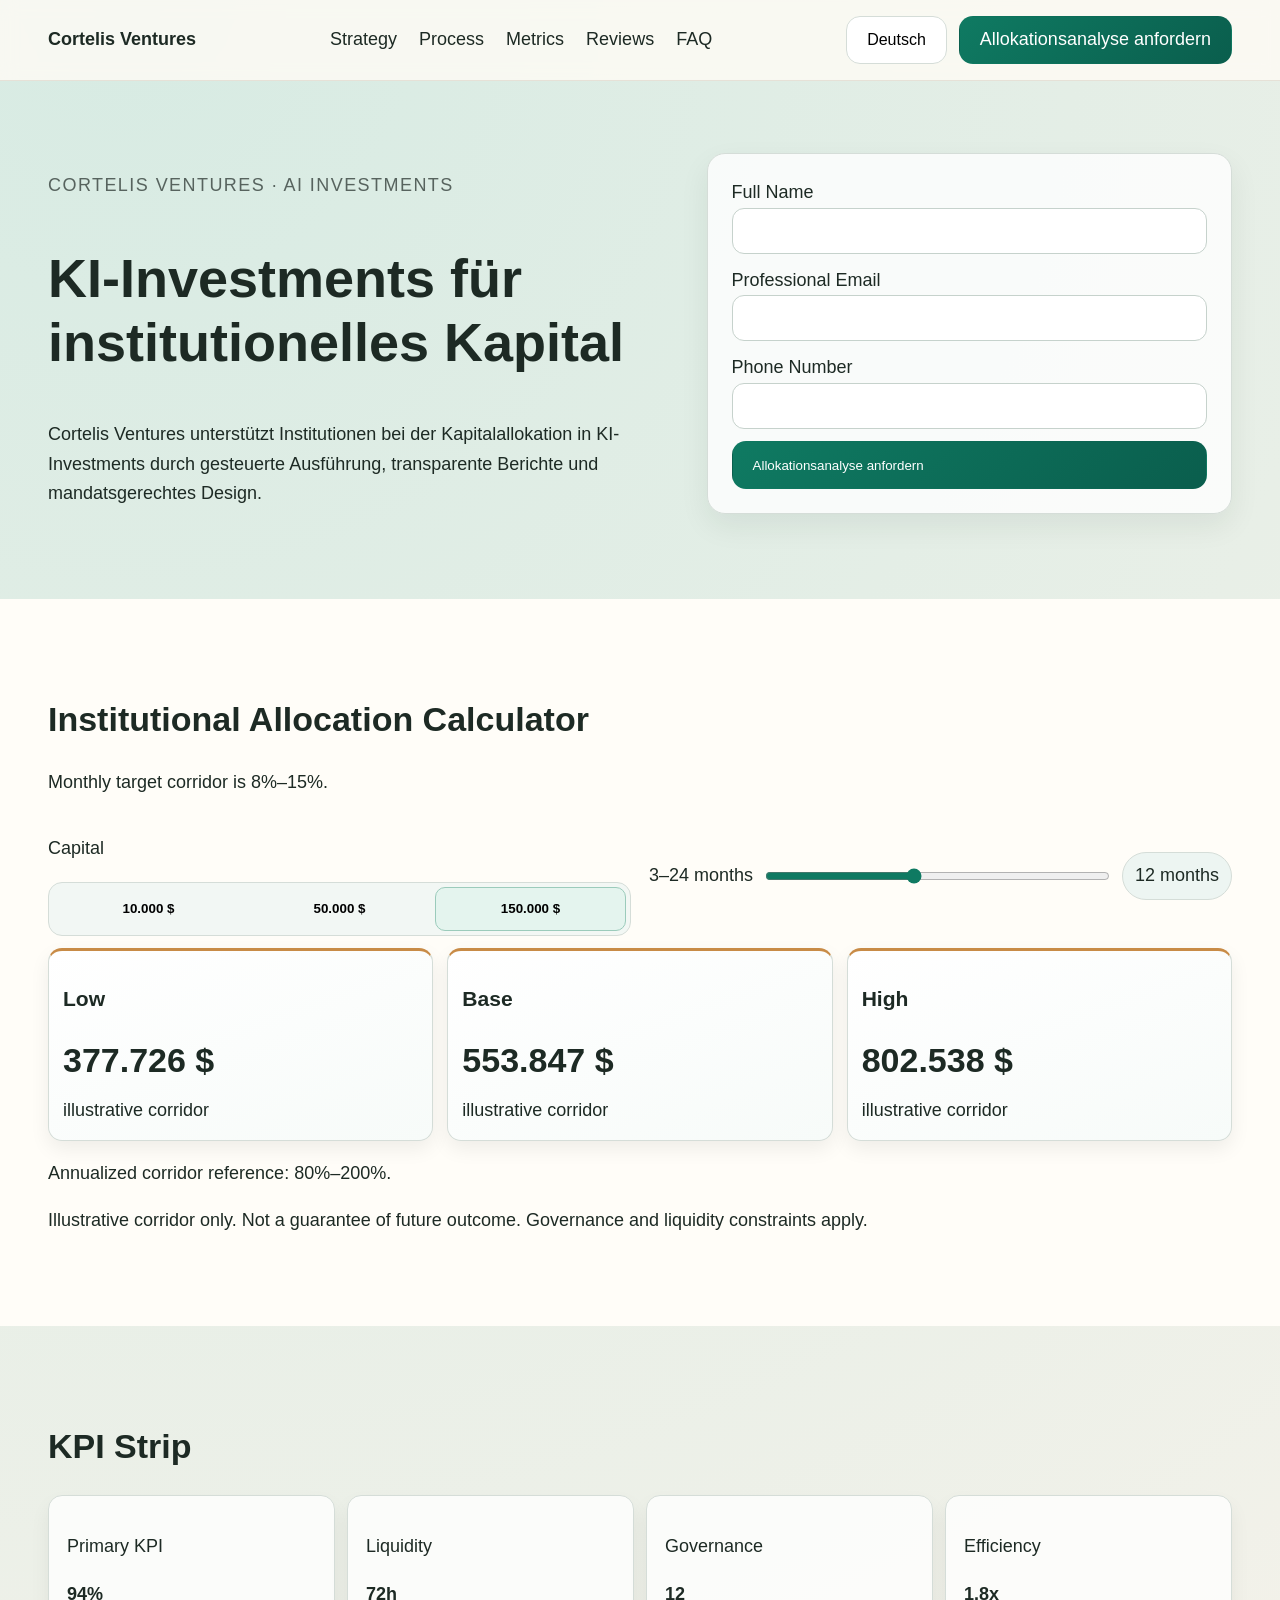
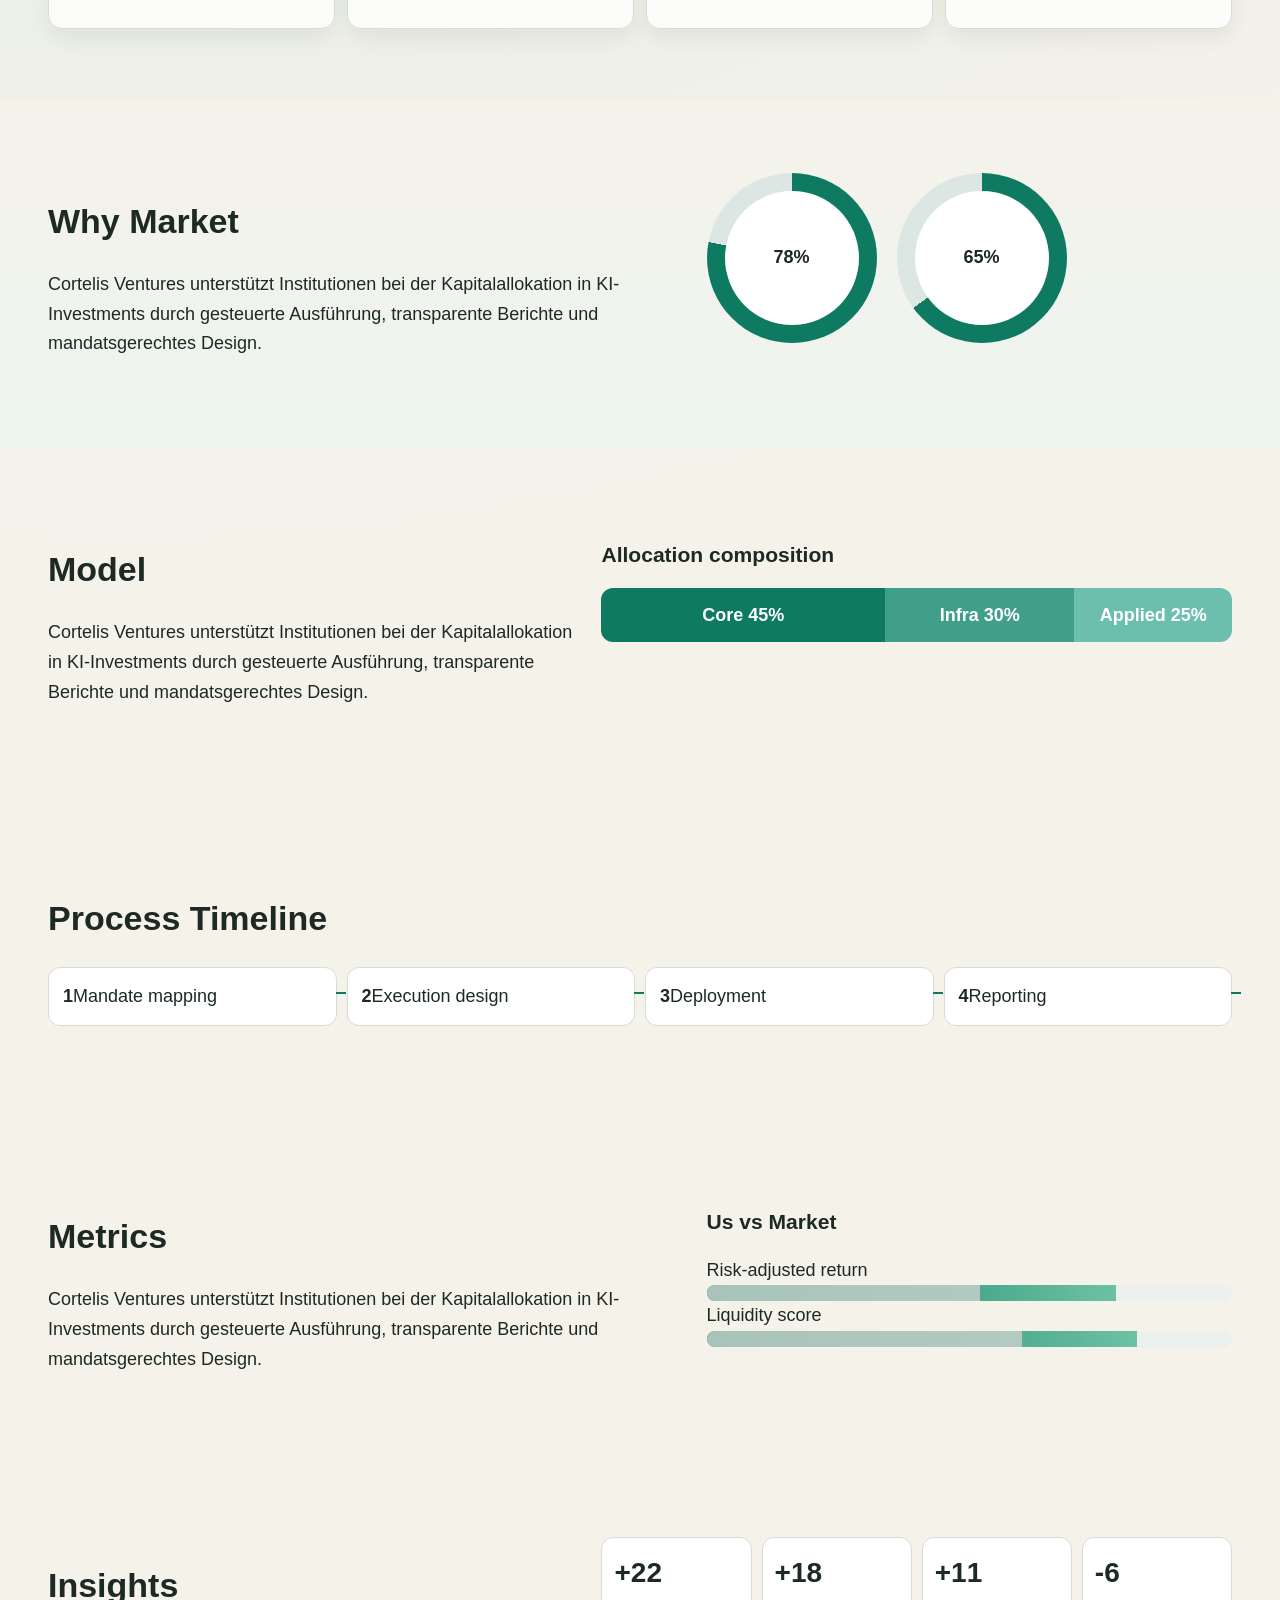
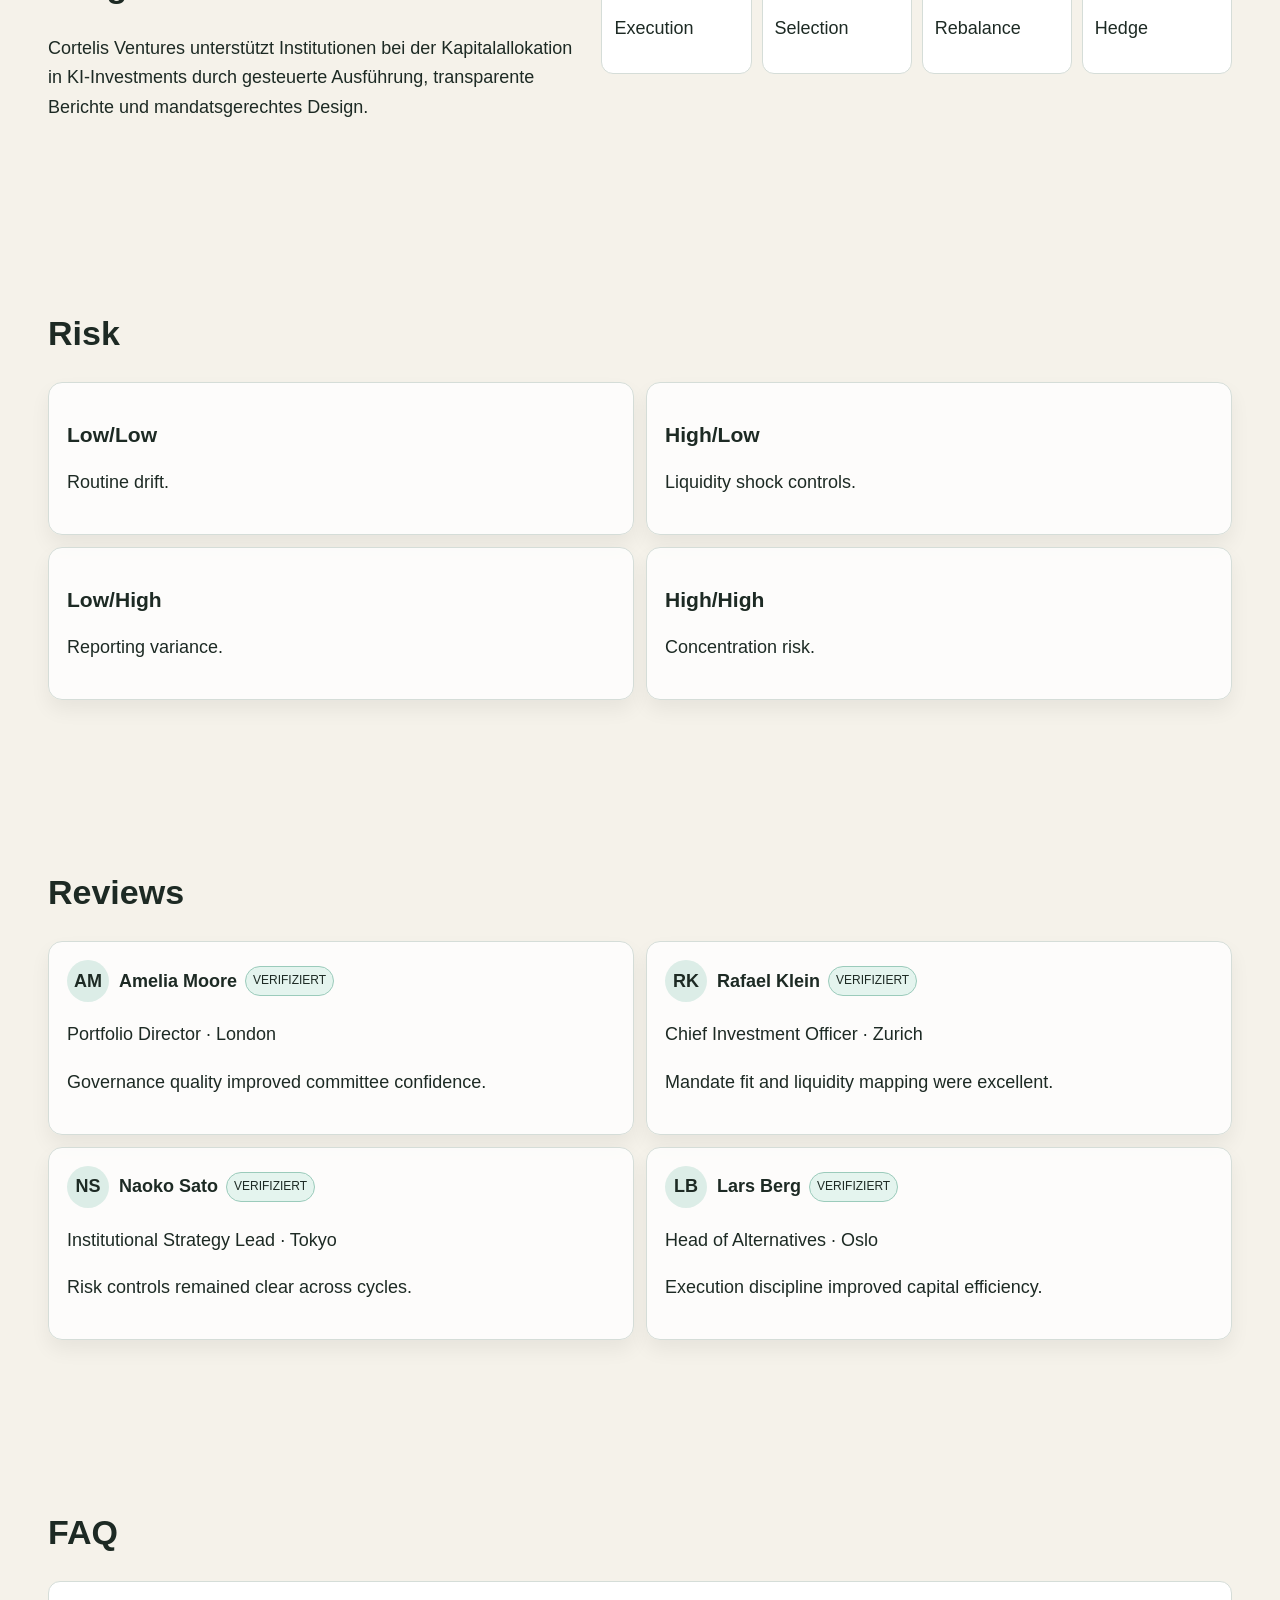
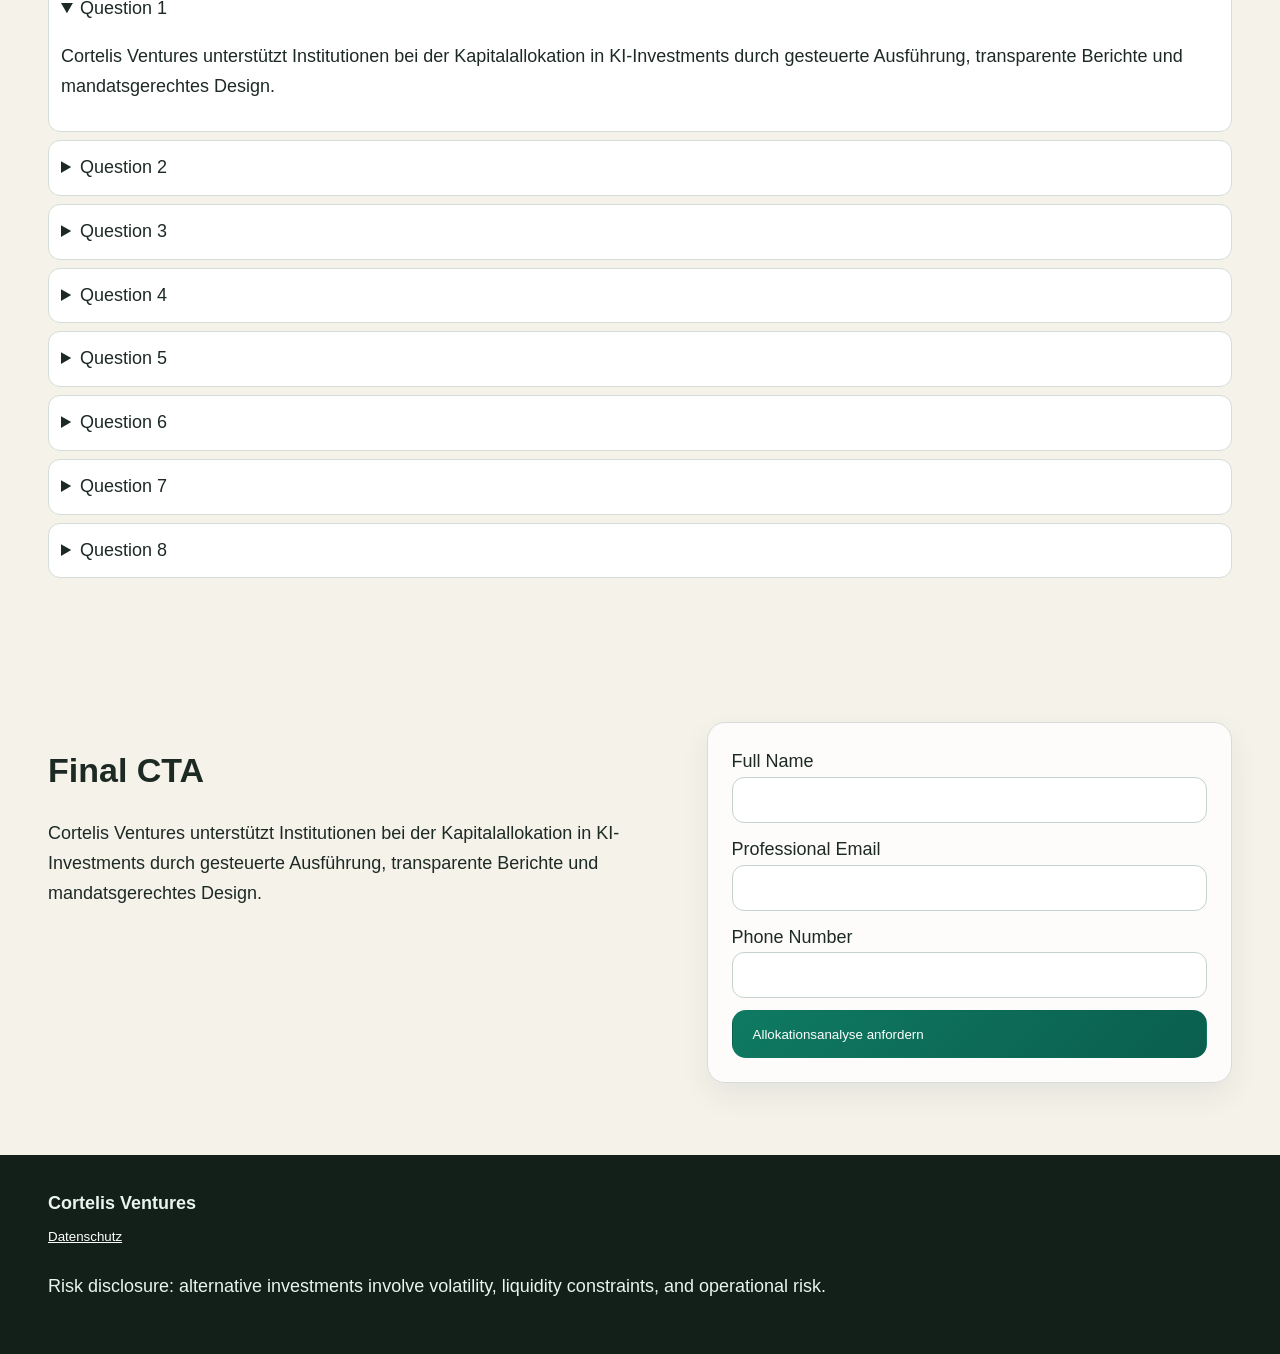
<file: de/index.html>
<!doctype html><html lang="de"><head><meta charset="utf-8"><meta name="viewport" content="width=device-width,initial-scale=1"><title>Cortelis Ventures Deutsch</title><meta name="description" content="Cortelis Ventures unterstützt Institutionen bei der Kapitalallokation in KI-Investments durch gesteuerte Ausführung, transparente Berichte und mandatsgerechtes Design."><link rel="canonical" href="https://cortelisventures.example/de/"><link rel="stylesheet" href="../assets/style.css"><script type="application/ld+json">{"@context": "https://schema.org", "@graph": [{"@type": "Organization", "name": "Cortelis Ventures"}, {"@type": "WebSite", "name": "Cortelis Ventures"}, {"@type": "FAQPage", "mainEntity": [{"@type": "Question", "name": "Question 1", "acceptedAnswer": {"@type": "Answer", "text": "Cortelis Ventures unterstützt Institutionen bei der Kapitalallokation in KI-Investments durch gesteuerte Ausführung, transparente Berichte und mandatsgerechtes Design."}}]}, {"@type": "Review", "author": {"@type": "Person", "name": "Amelia Moore"}, "reviewBody": "Governance quality improved committee confidence."}]}</script><meta property="og:title" content="Cortelis Ventures"><meta property="og:description" content="Cortelis Ventures unterstützt Institutionen bei der Kapitalallokation in KI-Investments durch gesteuerte Ausführung, transparente Berichte und mandatsgerechtes Design."><meta name="twitter:card" content="summary_large_image"><link rel="alternate" hreflang="en" href="https://cortelisventures.example/"><link rel="alternate" hreflang="de" href="https://cortelisventures.example/de/"><link rel="alternate" hreflang="fr" href="https://cortelisventures.example/fr/"><link rel="alternate" hreflang="es" href="https://cortelisventures.example/es/"><link rel="alternate" hreflang="it" href="https://cortelisventures.example/it/"><link rel="alternate" hreflang="tr" href="https://cortelisventures.example/tr/"><link rel="alternate" hreflang="pt" href="https://cortelisventures.example/pt/"><link rel="alternate" hreflang="ja" href="https://cortelisventures.example/jp/"><link rel="alternate" hreflang="sk" href="https://cortelisventures.example/sk/"><link rel="alternate" hreflang="nl-BE" href="https://cortelisventures.example/be/"></head><body data-locale="de-DE" data-currency="USD">
<header class="site-header"><div class="container header-row"><div class="brand">Cortelis Ventures</div><nav class="main-nav"><a href="#strategy">Strategy</a><a href="#process">Process</a><a href="#metrics">Metrics</a><a href="#reviews">Reviews</a><a href="#faq">FAQ</a></nav><div class="header-actions"><div class="lang-wrap"><button class="lang-trigger" aria-expanded="false">Deutsch</button><div class="lang-menu"><div class="lang-item"><svg viewBox="0 0 24 16"><rect width="24" height="16" fill="#ca3e5a"/></svg><a href="../index.html">English</a></div><div class="lang-item"><svg viewBox="0 0 24 16"><rect width="24" height="16" fill="#88b8fc"/></svg><a href="../de/index.html">Deutsch</a></div><div class="lang-item"><svg viewBox="0 0 24 16"><rect width="24" height="16" fill="#5f1e40"/></svg><a href="../fr/index.html">Français</a></div><div class="lang-item"><svg viewBox="0 0 24 16"><rect width="24" height="16" fill="#433117"/></svg><a href="../es/index.html">Español</a></div><div class="lang-item"><svg viewBox="0 0 24 16"><rect width="24" height="16" fill="#77e9a6"/></svg><a href="../it/index.html">Italiano</a></div><div class="lang-item"><svg viewBox="0 0 24 16"><rect width="24" height="16" fill="#bfcedd"/></svg><a href="../tr/index.html">Türkçe</a></div><div class="lang-item"><svg viewBox="0 0 24 16"><rect width="24" height="16" fill="#0c06d9"/></svg><a href="../pt/index.html">Português</a></div><div class="lang-item"><svg viewBox="0 0 24 16"><rect width="24" height="16" fill="#856954"/></svg><a href="../jp/index.html">日本語</a></div><div class="lang-item"><svg viewBox="0 0 24 16"><rect width="24" height="16" fill="#356c89"/></svg><a href="../sk/index.html">Slovenčina</a></div><div class="lang-item"><svg viewBox="0 0 24 16"><rect width="24" height="16" fill="#5aa420"/></svg><a href="../be/index.html">Belgium</a></div></div></div><a class="btn primary" href="#lead-final">Allokationsanalyse anfordern</a><button class="burger" aria-label="menu">☰</button></div></div></header>
<div class="mobile-drawer" aria-hidden="true"><button class="drawer-close" aria-label="close">✕</button><nav><a href="#strategy">Strategy</a><a href="#process">Process</a><a href="#metrics">Metrics</a><a href="#reviews">Reviews</a><a href="#faq">FAQ</a></nav><div class="drawer-lang"><div class="lang-item"><svg viewBox="0 0 24 16"><rect width="24" height="16" fill="#ca3e5a"/></svg><a href="../index.html">English</a></div><div class="lang-item"><svg viewBox="0 0 24 16"><rect width="24" height="16" fill="#88b8fc"/></svg><a href="../de/index.html">Deutsch</a></div><div class="lang-item"><svg viewBox="0 0 24 16"><rect width="24" height="16" fill="#5f1e40"/></svg><a href="../fr/index.html">Français</a></div><div class="lang-item"><svg viewBox="0 0 24 16"><rect width="24" height="16" fill="#433117"/></svg><a href="../es/index.html">Español</a></div><div class="lang-item"><svg viewBox="0 0 24 16"><rect width="24" height="16" fill="#77e9a6"/></svg><a href="../it/index.html">Italiano</a></div><div class="lang-item"><svg viewBox="0 0 24 16"><rect width="24" height="16" fill="#bfcedd"/></svg><a href="../tr/index.html">Türkçe</a></div><div class="lang-item"><svg viewBox="0 0 24 16"><rect width="24" height="16" fill="#0c06d9"/></svg><a href="../pt/index.html">Português</a></div><div class="lang-item"><svg viewBox="0 0 24 16"><rect width="24" height="16" fill="#856954"/></svg><a href="../jp/index.html">日本語</a></div><div class="lang-item"><svg viewBox="0 0 24 16"><rect width="24" height="16" fill="#356c89"/></svg><a href="../sk/index.html">Slovenčina</a></div><div class="lang-item"><svg viewBox="0 0 24 16"><rect width="24" height="16" fill="#5aa420"/></svg><a href="../be/index.html">Belgium</a></div></div><a class="btn primary" href="#lead-final">Allokationsanalyse anfordern</a></div>
<main><section class="hero"><div class="container hero-grid"><div><p class="eyebrow">Cortelis Ventures · AI Investments</p><h1>KI-Investments für institutionelles Kapital</h1><p>Cortelis Ventures unterstützt Institutionen bei der Kapitalallokation in KI-Investments durch gesteuerte Ausführung, transparente Berichte und mandatsgerechtes Design.</p></div><form class="lead-form"><label>Full Name<input required></label><label>Professional Email<input type="email" required></label><label>Phone Number<input required></label><button class="btn primary">Allokationsanalyse anfordern</button></form></div></section>
<section class="calculator" id="strategy"><div class="container"><div class="calc-head"><h2>Institutional Allocation Calculator</h2><p>Monthly target corridor is 8%–15%.</p></div><div class="input-rail"><div><p class="small">Capital</p><div class="segmented"><button data-amount="10000"></button><button data-amount="50000"></button><button data-amount="150000" class="active"></button></div></div><div class="slider-wrap"><label>3–24 months</label><input id="months" type="range" min="3" max="24" value="12"><span class="month-pill">12 months</span></div></div><div class="result-grid"><article><h3>Low</h3><p class="out low"></p><span>illustrative corridor</span></article><article><h3>Base</h3><p class="out base"></p><span>illustrative corridor</span></article><article><h3>High</h3><p class="out high"></p><span>illustrative corridor</span></article></div><p class="annual">Annualized corridor reference: 80%–200%.</p><p class="disclaimer">Illustrative corridor only. Not a guarantee of future outcome. Governance and liquidity constraints apply.</p></div></section>
<section class="kpi"><div class="container"><h2>KPI Strip</h2><div class="kpi-strip"><article><p>Primary KPI</p><strong>94%</strong></article><article><p>Liquidity</p><strong>72h</strong></article><article><p>Governance</p><strong>12</strong></article><article><p>Efficiency</p><strong>1.8x</strong></article></div></div></section>
<section class="why"><div class="container two-col"><div><h2>Why Market</h2><p>Cortelis Ventures unterstützt Institutionen bei der Kapitalallokation in KI-Investments durch gesteuerte Ausführung, transparente Berichte und mandatsgerechtes Design.</p></div><div class="radial-wrap"><div class="radial" style="--p:78"><span>78%</span></div><div class="radial" style="--p:65"><span>65%</span></div></div></div></section>
<section class="model"><div class="container two-col reverse"><div><h2>Model</h2><p>Cortelis Ventures unterstützt Institutionen bei der Kapitalallokation in KI-Investments durch gesteuerte Ausführung, transparente Berichte und mandatsgerechtes Design.</p></div><div class="stack-bars"><h3>Allocation composition</h3><div class="bar"><span style="width:45%">Core 45%</span><span style="width:30%">Infra 30%</span><span style="width:25%">Applied 25%</span></div></div></div></section>
<section class="process" id="process"><div class="container"><h2>Process Timeline</h2><ol class="timeline"><li><strong>1</strong><span>Mandate mapping</span></li><li><strong>2</strong><span>Execution design</span></li><li><strong>3</strong><span>Deployment</span></li><li><strong>4</strong><span>Reporting</span></li></ol></div></section>
<section class="metrics" id="metrics"><div class="container two-col"><div><h2>Metrics</h2><p>Cortelis Ventures unterstützt Institutionen bei der Kapitalallokation in KI-Investments durch gesteuerte Ausführung, transparente Berichte und mandatsgerechtes Design.</p></div><div class="compare"><h3>Us vs Market</h3><div><label>Risk-adjusted return</label><div class="dual"><i style="width:78%"></i><b style="width:52%"></b></div></div><div><label>Liquidity score</label><div class="dual"><i style="width:82%"></i><b style="width:60%"></b></div></div></div></div></section>
<section class="insights"><div class="container two-col reverse"><div><h2>Insights</h2><p>Cortelis Ventures unterstützt Institutionen bei der Kapitalallokation in KI-Investments durch gesteuerte Ausführung, transparente Berichte und mandatsgerechtes Design.</p></div><div class="waterfall"><div><span>+22</span><p>Execution</p></div><div><span>+18</span><p>Selection</p></div><div><span>+11</span><p>Rebalance</p></div><div><span>-6</span><p>Hedge</p></div></div></div></section>
<section class="risk"><div class="container"><h2>Risk</h2><div class="risk-grid"><article><h3>Low/Low</h3><p>Routine drift.</p></article><article><h3>High/Low</h3><p>Liquidity shock controls.</p></article><article><h3>Low/High</h3><p>Reporting variance.</p></article><article><h3>High/High</h3><p>Concentration risk.</p></article></div></div></section>
<section class="reviews" id="reviews"><div class="container"><h2>Reviews</h2><div class="reviews-grid"><article class="review-card"><div class="review-head"><div class="avatar">AM</div><div class="identity"><strong>Amelia Moore</strong><span class="verified">VERIFIZIERT</span></div></div><p class="role">Portfolio Director · London</p><p>Governance quality improved committee confidence.</p></article><article class="review-card"><div class="review-head"><div class="avatar">RK</div><div class="identity"><strong>Rafael Klein</strong><span class="verified">VERIFIZIERT</span></div></div><p class="role">Chief Investment Officer · Zurich</p><p>Mandate fit and liquidity mapping were excellent.</p></article><article class="review-card"><div class="review-head"><div class="avatar">NS</div><div class="identity"><strong>Naoko Sato</strong><span class="verified">VERIFIZIERT</span></div></div><p class="role">Institutional Strategy Lead · Tokyo</p><p>Risk controls remained clear across cycles.</p></article><article class="review-card"><div class="review-head"><div class="avatar">LB</div><div class="identity"><strong>Lars Berg</strong><span class="verified">VERIFIZIERT</span></div></div><p class="role">Head of Alternatives · Oslo</p><p>Execution discipline improved capital efficiency.</p></article></div></div></section>
<section class="faq" id="faq"><div class="container"><h2>FAQ</h2><div class="faq-list"><details class="faq-item" open><summary>Question 1</summary><p>Cortelis Ventures unterstützt Institutionen bei der Kapitalallokation in KI-Investments durch gesteuerte Ausführung, transparente Berichte und mandatsgerechtes Design.</p></details><details class="faq-item" ><summary>Question 2</summary><p>Cortelis Ventures unterstützt Institutionen bei der Kapitalallokation in KI-Investments durch gesteuerte Ausführung, transparente Berichte und mandatsgerechtes Design.</p></details><details class="faq-item" ><summary>Question 3</summary><p>Cortelis Ventures unterstützt Institutionen bei der Kapitalallokation in KI-Investments durch gesteuerte Ausführung, transparente Berichte und mandatsgerechtes Design.</p></details><details class="faq-item" ><summary>Question 4</summary><p>Cortelis Ventures unterstützt Institutionen bei der Kapitalallokation in KI-Investments durch gesteuerte Ausführung, transparente Berichte und mandatsgerechtes Design.</p></details><details class="faq-item" ><summary>Question 5</summary><p>Cortelis Ventures unterstützt Institutionen bei der Kapitalallokation in KI-Investments durch gesteuerte Ausführung, transparente Berichte und mandatsgerechtes Design.</p></details><details class="faq-item" ><summary>Question 6</summary><p>Cortelis Ventures unterstützt Institutionen bei der Kapitalallokation in KI-Investments durch gesteuerte Ausführung, transparente Berichte und mandatsgerechtes Design.</p></details><details class="faq-item" ><summary>Question 7</summary><p>Cortelis Ventures unterstützt Institutionen bei der Kapitalallokation in KI-Investments durch gesteuerte Ausführung, transparente Berichte und mandatsgerechtes Design.</p></details><details class="faq-item" ><summary>Question 8</summary><p>Cortelis Ventures unterstützt Institutionen bei der Kapitalallokation in KI-Investments durch gesteuerte Ausführung, transparente Berichte und mandatsgerechtes Design.</p></details></div></div></section>
<section class="final-cta" id="lead-final"><div class="container two-col"><div><h2>Final CTA</h2><p>Cortelis Ventures unterstützt Institutionen bei der Kapitalallokation in KI-Investments durch gesteuerte Ausführung, transparente Berichte und mandatsgerechtes Design.</p></div><form class="lead-form"><label>Full Name<input required></label><label>Professional Email<input type="email" required></label><label>Phone Number<input required></label><button class="btn primary">Allokationsanalyse anfordern</button></form></div></section></main>
<footer><div class="container foot"><strong>Cortelis Ventures</strong><button class="privacy-link">Datenschutz</button><p>Risk disclosure: alternative investments involve volatility, liquidity constraints, and operational risk.</p></div></footer>
<div class="modal" aria-hidden="true"><div class="modal-card" role="dialog" aria-modal="true"><button class="modal-x" aria-label="close">✕</button><h2>Datenschutz</h2><div class="modal-content"><h3>Introduction</h3><p>Cortelis Ventures unterstützt Institutionen bei der Kapitalallokation in KI-Investments durch gesteuerte Ausführung, transparente Berichte und mandatsgerechtes Design.</p><h3>Data collection</h3><p>Cortelis Ventures unterstützt Institutionen bei der Kapitalallokation in KI-Investments durch gesteuerte Ausführung, transparente Berichte und mandatsgerechtes Design.</p><h3>Legal basis</h3><p>Cortelis Ventures unterstützt Institutionen bei der Kapitalallokation in KI-Investments durch gesteuerte Ausführung, transparente Berichte und mandatsgerechtes Design.</p><h3>Cookies</h3><p>Cortelis Ventures unterstützt Institutionen bei der Kapitalallokation in KI-Investments durch gesteuerte Ausführung, transparente Berichte und mandatsgerechtes Design.</p><h3>Retention</h3><p>Cortelis Ventures unterstützt Institutionen bei der Kapitalallokation in KI-Investments durch gesteuerte Ausführung, transparente Berichte und mandatsgerechtes Design.</p><h3>Third-party sharing</h3><p>Cortelis Ventures unterstützt Institutionen bei der Kapitalallokation in KI-Investments durch gesteuerte Ausführung, transparente Berichte und mandatsgerechtes Design.</p><h3>Security</h3><p>Cortelis Ventures unterstützt Institutionen bei der Kapitalallokation in KI-Investments durch gesteuerte Ausführung, transparente Berichte und mandatsgerechtes Design.</p><h3>User rights</h3><p>Cortelis Ventures unterstützt Institutionen bei der Kapitalallokation in KI-Investments durch gesteuerte Ausführung, transparente Berichte und mandatsgerechtes Design.</p><h3>International transfers</h3><p>Cortelis Ventures unterstützt Institutionen bei der Kapitalallokation in KI-Investments durch gesteuerte Ausführung, transparente Berichte und mandatsgerechtes Design.</p><h3>Industry risk disclosure</h3><p>Cortelis Ventures unterstützt Institutionen bei der Kapitalallokation in KI-Investments durch gesteuerte Ausführung, transparente Berichte und mandatsgerechtes Design.</p><h3>Contact</h3><p>compliance@cortelisventures.example</p></div><div class="modal-foot"><button class="btn secondary close-modal">Schließen</button></div></div></div>
<script defer src="../assets/app.js"></script></body></html>
</file>
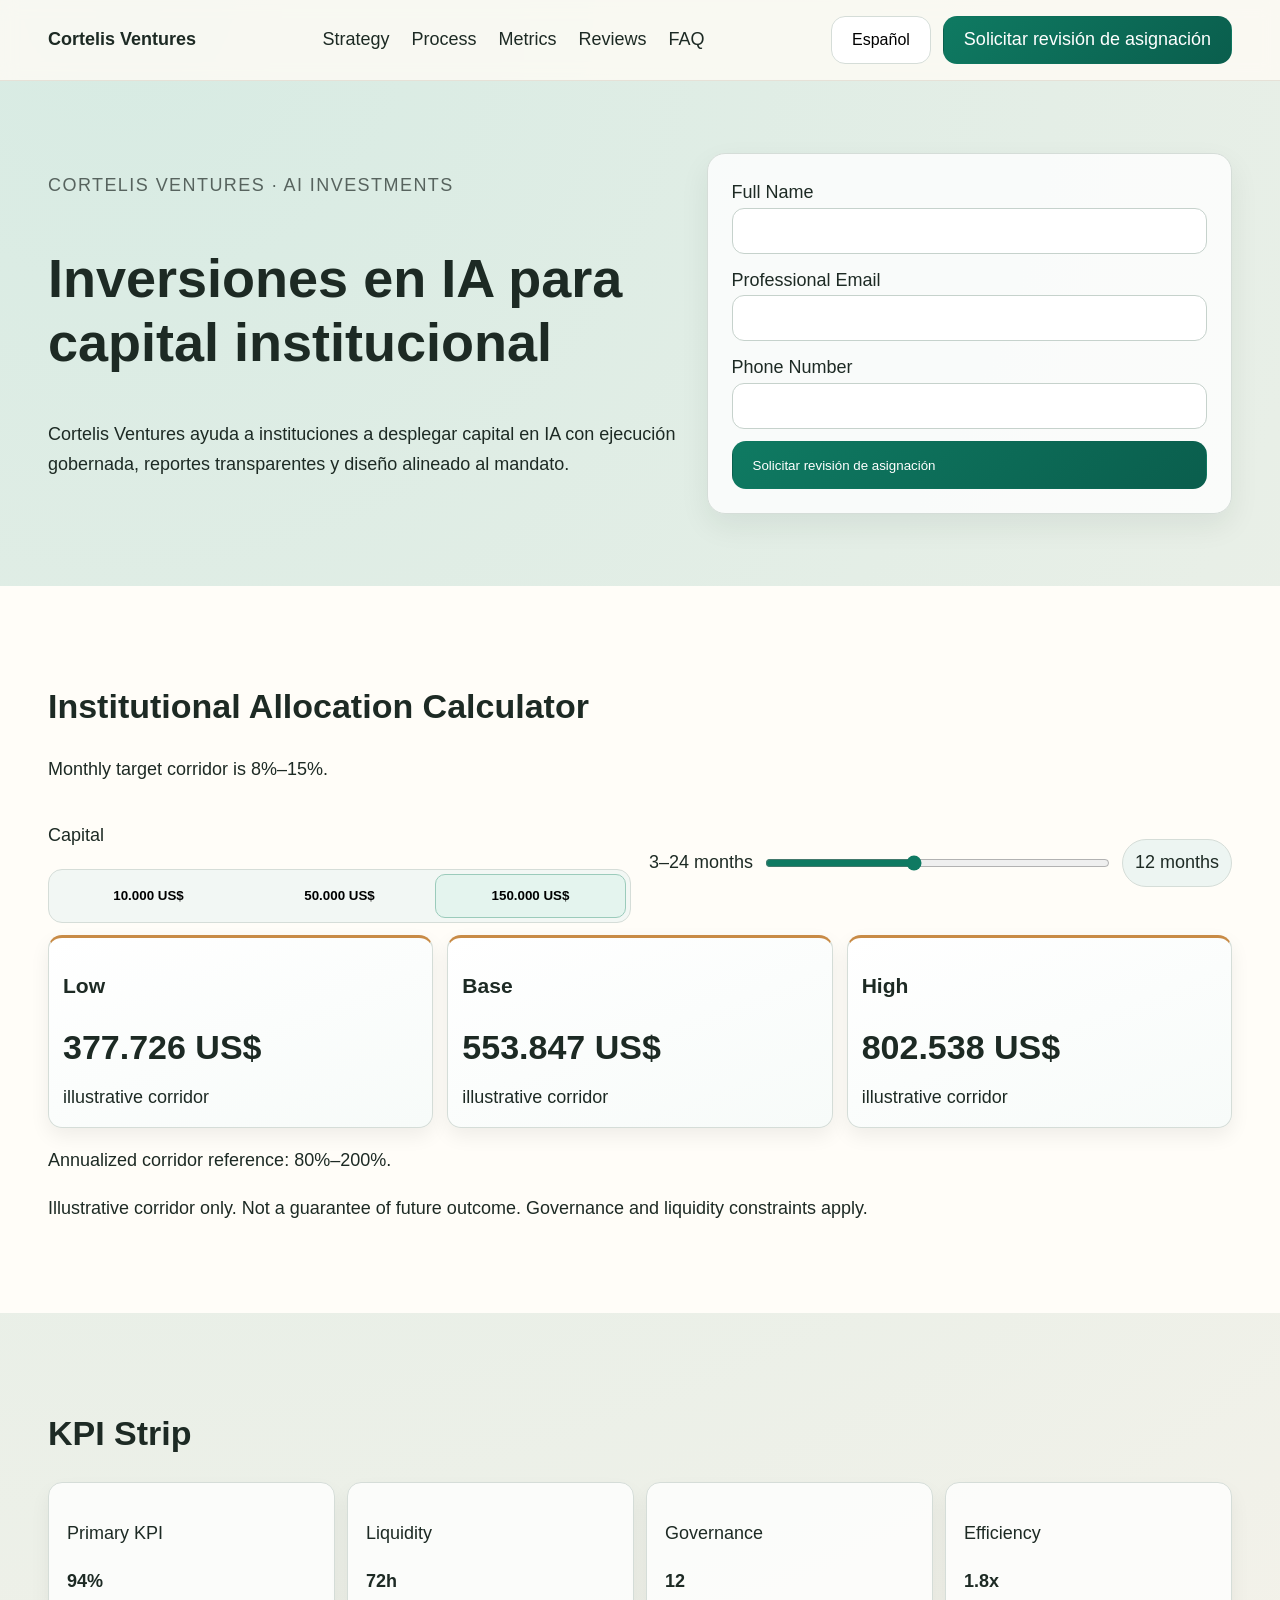
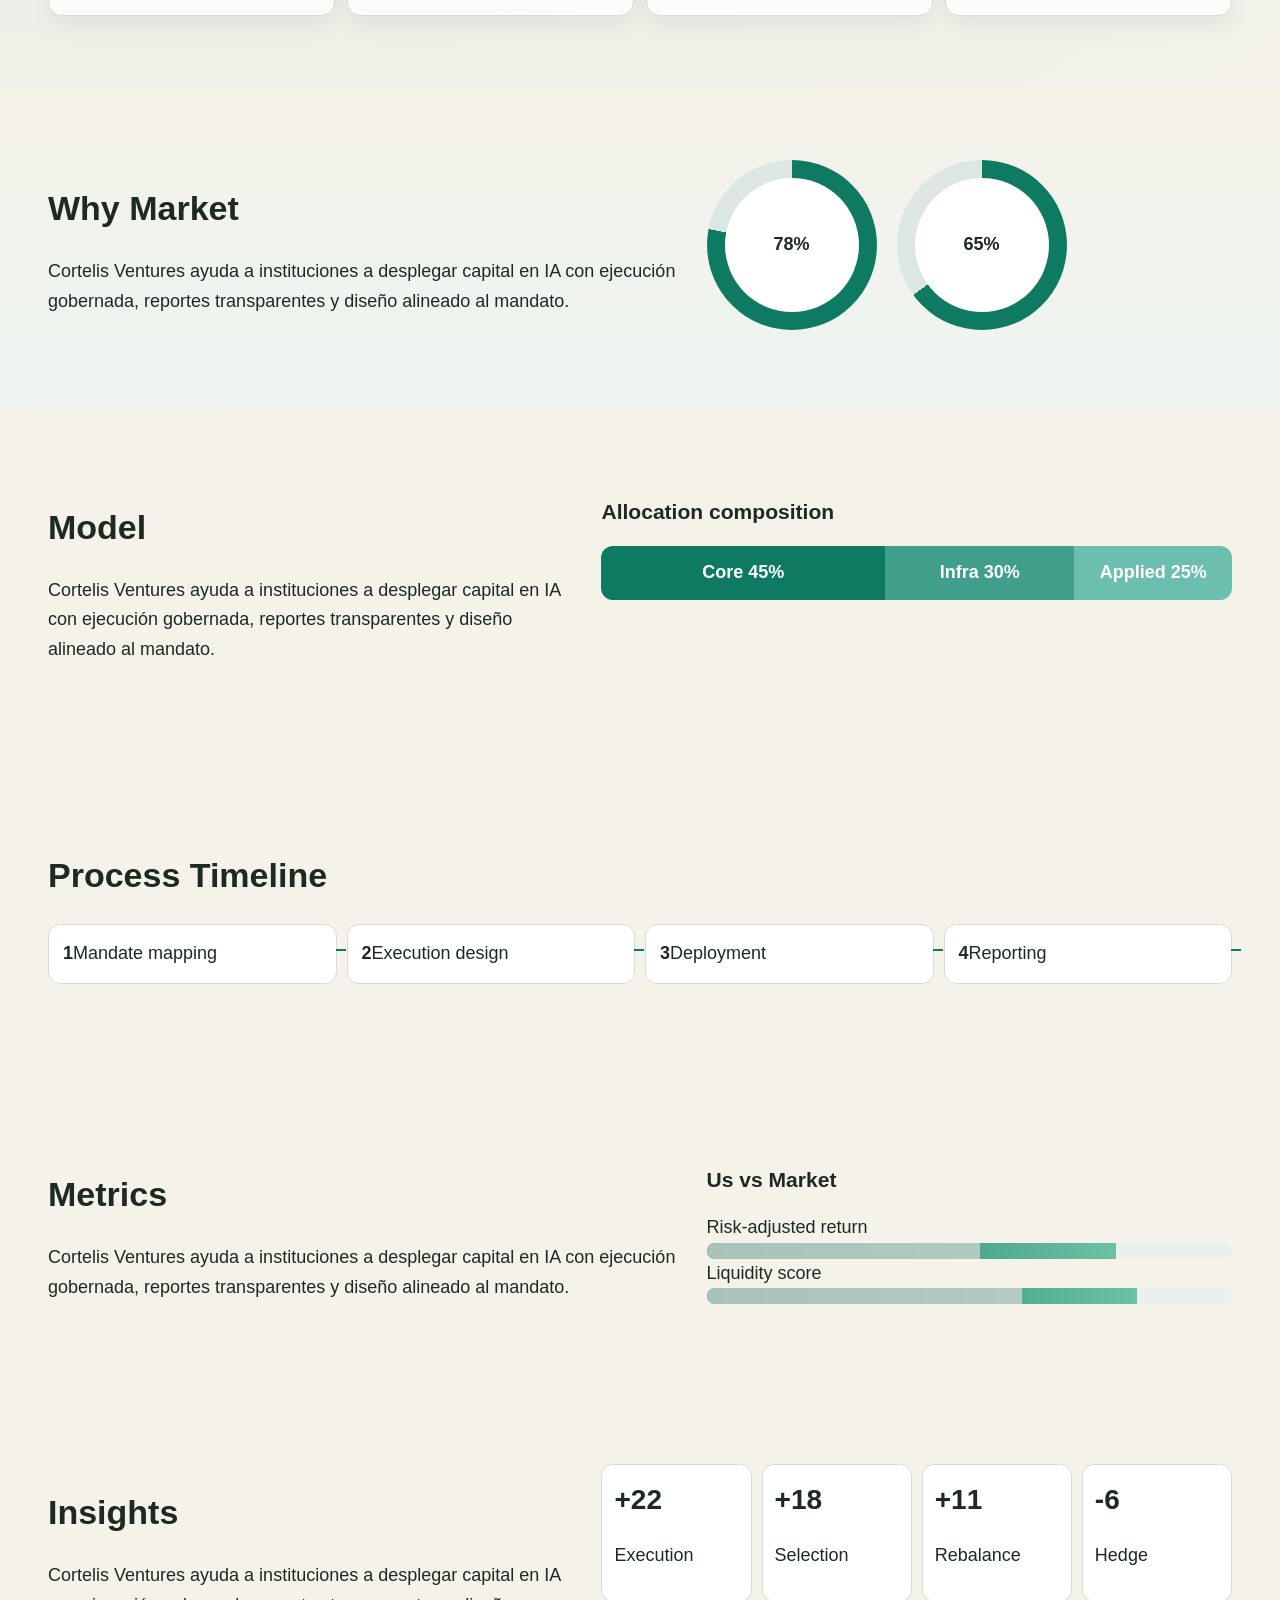
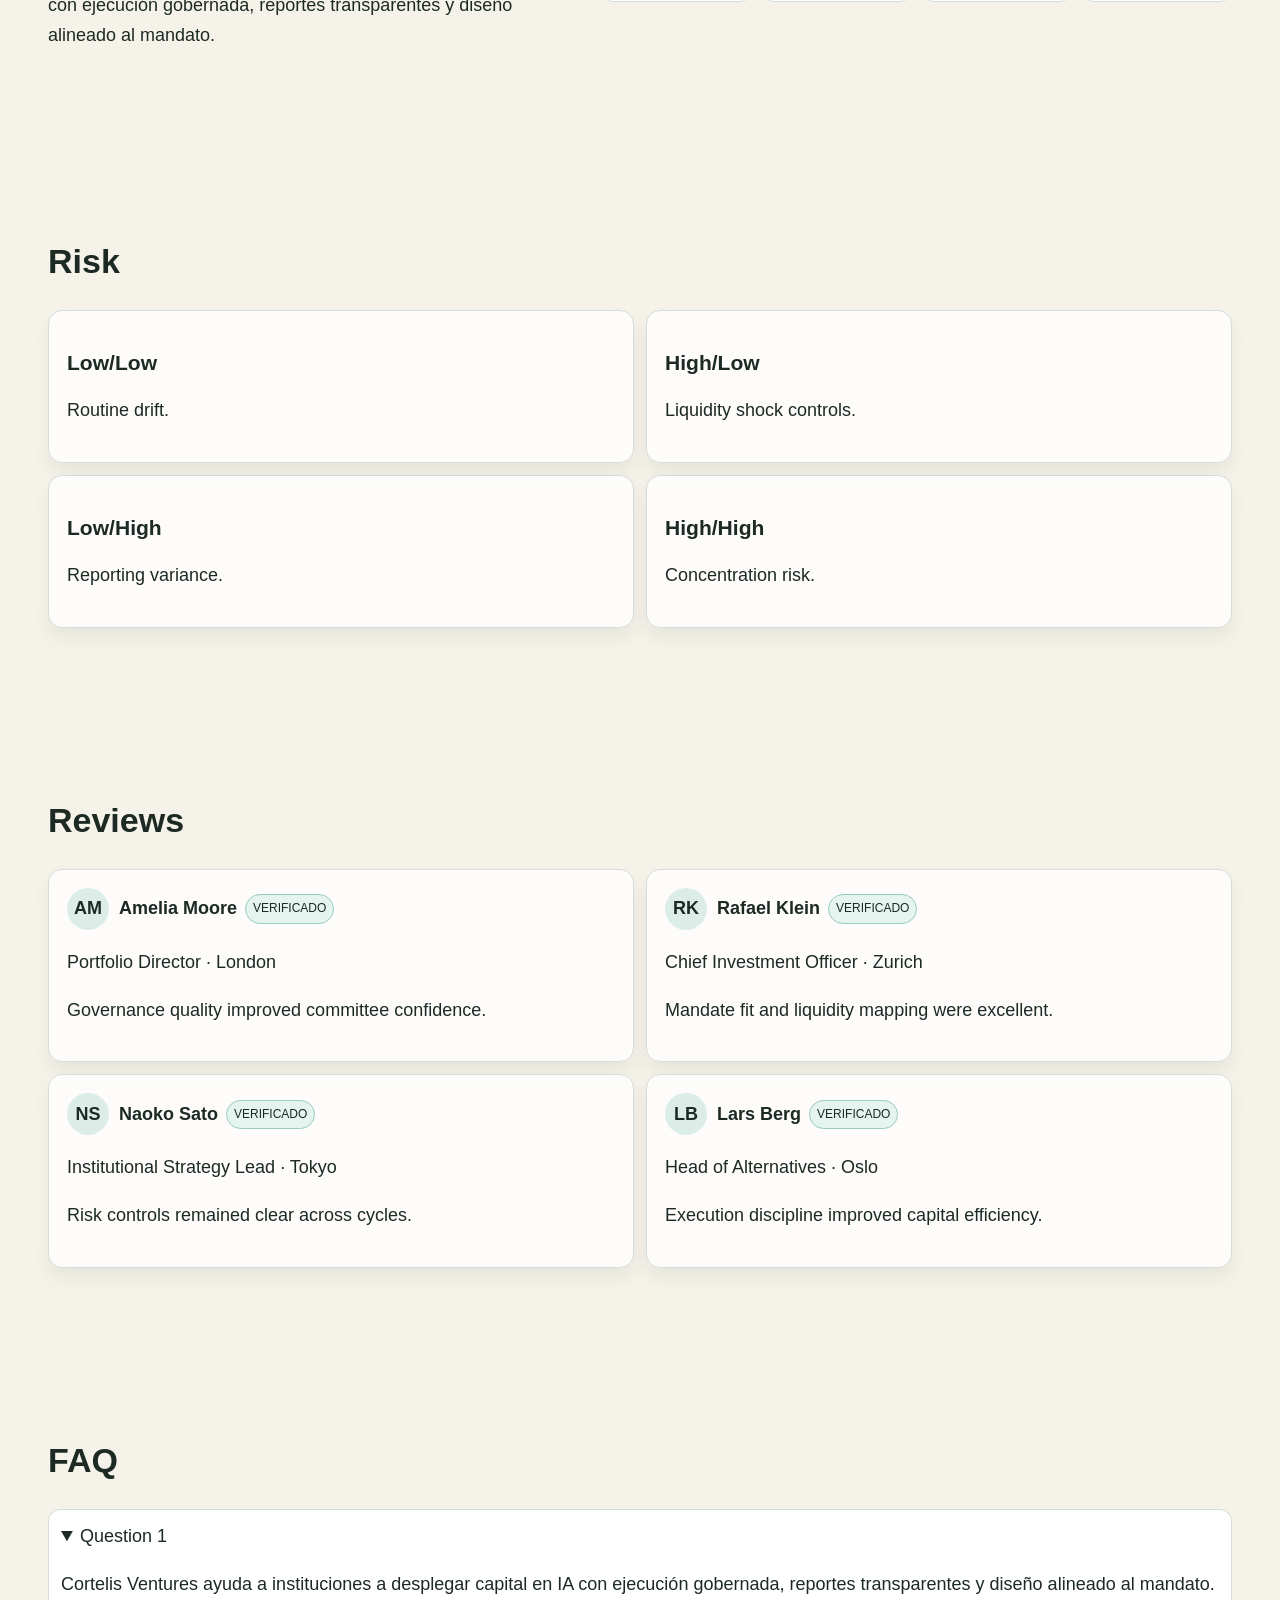
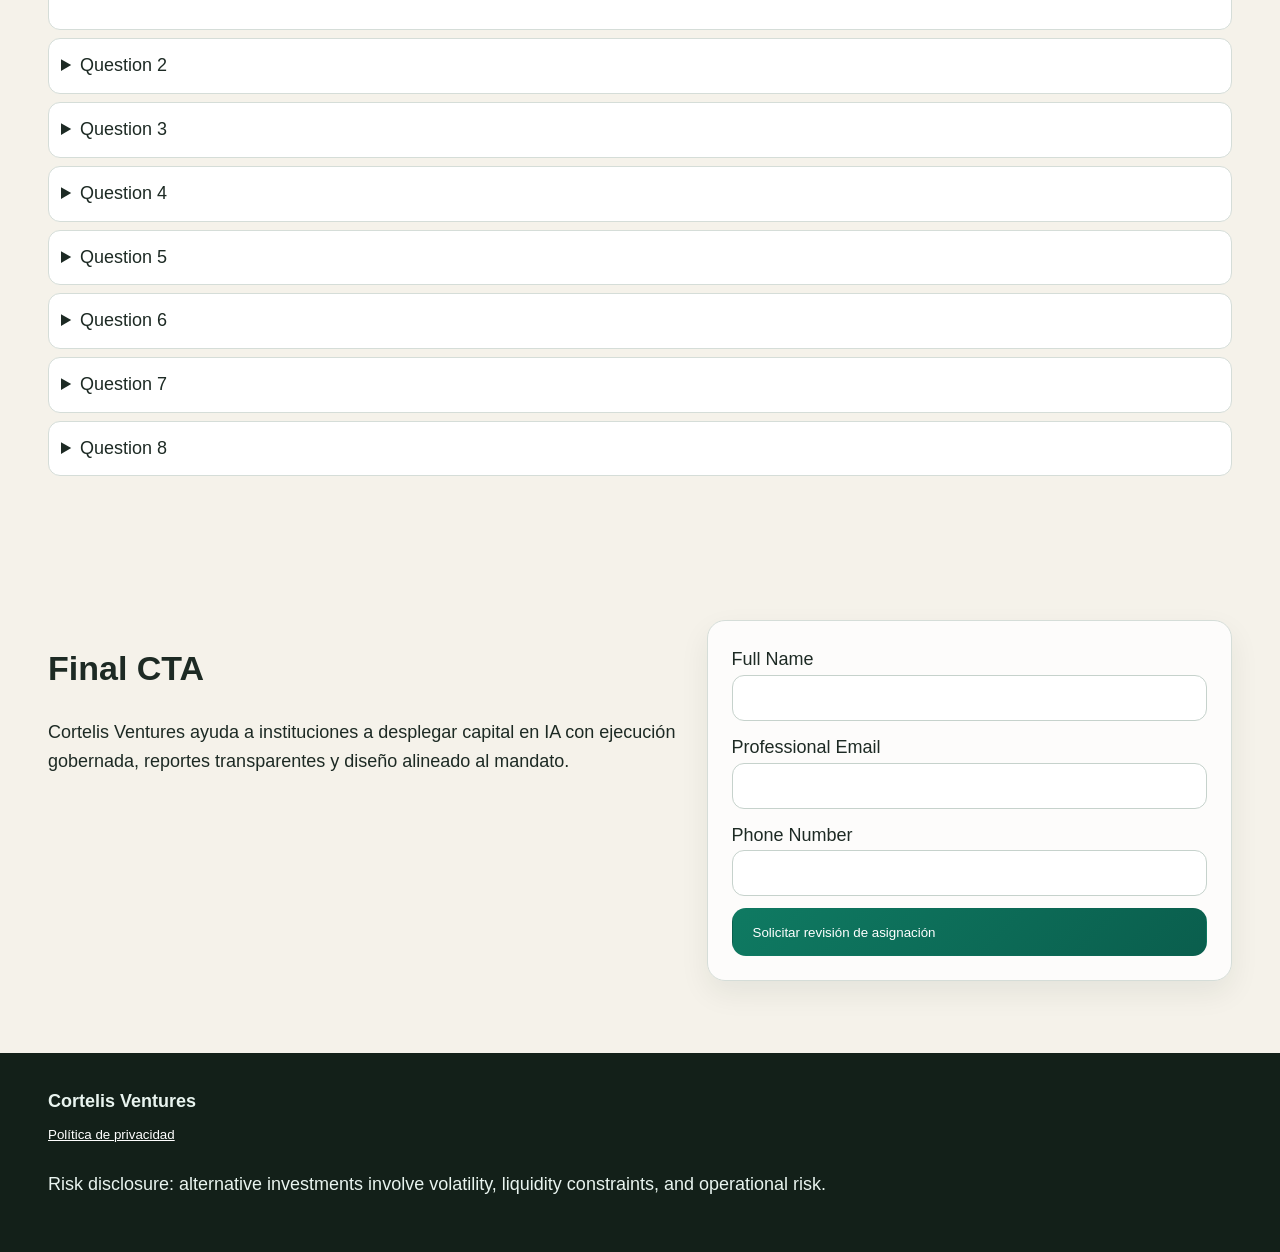
<file: es/index.html>
<!doctype html><html lang="es"><head><meta charset="utf-8"><meta name="viewport" content="width=device-width,initial-scale=1"><title>Cortelis Ventures Español</title><meta name="description" content="Cortelis Ventures ayuda a instituciones a desplegar capital en IA con ejecución gobernada, reportes transparentes y diseño alineado al mandato."><link rel="canonical" href="https://cortelisventures.example/es/"><link rel="stylesheet" href="../assets/style.css"><script type="application/ld+json">{"@context": "https://schema.org", "@graph": [{"@type": "Organization", "name": "Cortelis Ventures"}, {"@type": "WebSite", "name": "Cortelis Ventures"}, {"@type": "FAQPage", "mainEntity": [{"@type": "Question", "name": "Question 1", "acceptedAnswer": {"@type": "Answer", "text": "Cortelis Ventures ayuda a instituciones a desplegar capital en IA con ejecución gobernada, reportes transparentes y diseño alineado al mandato."}}]}, {"@type": "Review", "author": {"@type": "Person", "name": "Amelia Moore"}, "reviewBody": "Governance quality improved committee confidence."}]}</script><meta property="og:title" content="Cortelis Ventures"><meta property="og:description" content="Cortelis Ventures ayuda a instituciones a desplegar capital en IA con ejecución gobernada, reportes transparentes y diseño alineado al mandato."><meta name="twitter:card" content="summary_large_image"><link rel="alternate" hreflang="en" href="https://cortelisventures.example/"><link rel="alternate" hreflang="de" href="https://cortelisventures.example/de/"><link rel="alternate" hreflang="fr" href="https://cortelisventures.example/fr/"><link rel="alternate" hreflang="es" href="https://cortelisventures.example/es/"><link rel="alternate" hreflang="it" href="https://cortelisventures.example/it/"><link rel="alternate" hreflang="tr" href="https://cortelisventures.example/tr/"><link rel="alternate" hreflang="pt" href="https://cortelisventures.example/pt/"><link rel="alternate" hreflang="ja" href="https://cortelisventures.example/jp/"><link rel="alternate" hreflang="sk" href="https://cortelisventures.example/sk/"><link rel="alternate" hreflang="nl-BE" href="https://cortelisventures.example/be/"></head><body data-locale="es-ES" data-currency="USD">
<header class="site-header"><div class="container header-row"><div class="brand">Cortelis Ventures</div><nav class="main-nav"><a href="#strategy">Strategy</a><a href="#process">Process</a><a href="#metrics">Metrics</a><a href="#reviews">Reviews</a><a href="#faq">FAQ</a></nav><div class="header-actions"><div class="lang-wrap"><button class="lang-trigger" aria-expanded="false">Español</button><div class="lang-menu"><div class="lang-item"><svg viewBox="0 0 24 16"><rect width="24" height="16" fill="#ca3e5a"/></svg><a href="../index.html">English</a></div><div class="lang-item"><svg viewBox="0 0 24 16"><rect width="24" height="16" fill="#88b8fc"/></svg><a href="../de/index.html">Deutsch</a></div><div class="lang-item"><svg viewBox="0 0 24 16"><rect width="24" height="16" fill="#5f1e40"/></svg><a href="../fr/index.html">Français</a></div><div class="lang-item"><svg viewBox="0 0 24 16"><rect width="24" height="16" fill="#433117"/></svg><a href="../es/index.html">Español</a></div><div class="lang-item"><svg viewBox="0 0 24 16"><rect width="24" height="16" fill="#77e9a6"/></svg><a href="../it/index.html">Italiano</a></div><div class="lang-item"><svg viewBox="0 0 24 16"><rect width="24" height="16" fill="#bfcedd"/></svg><a href="../tr/index.html">Türkçe</a></div><div class="lang-item"><svg viewBox="0 0 24 16"><rect width="24" height="16" fill="#0c06d9"/></svg><a href="../pt/index.html">Português</a></div><div class="lang-item"><svg viewBox="0 0 24 16"><rect width="24" height="16" fill="#856954"/></svg><a href="../jp/index.html">日本語</a></div><div class="lang-item"><svg viewBox="0 0 24 16"><rect width="24" height="16" fill="#356c89"/></svg><a href="../sk/index.html">Slovenčina</a></div><div class="lang-item"><svg viewBox="0 0 24 16"><rect width="24" height="16" fill="#5aa420"/></svg><a href="../be/index.html">Belgium</a></div></div></div><a class="btn primary" href="#lead-final">Solicitar revisión de asignación</a><button class="burger" aria-label="menu">☰</button></div></div></header>
<div class="mobile-drawer" aria-hidden="true"><button class="drawer-close" aria-label="close">✕</button><nav><a href="#strategy">Strategy</a><a href="#process">Process</a><a href="#metrics">Metrics</a><a href="#reviews">Reviews</a><a href="#faq">FAQ</a></nav><div class="drawer-lang"><div class="lang-item"><svg viewBox="0 0 24 16"><rect width="24" height="16" fill="#ca3e5a"/></svg><a href="../index.html">English</a></div><div class="lang-item"><svg viewBox="0 0 24 16"><rect width="24" height="16" fill="#88b8fc"/></svg><a href="../de/index.html">Deutsch</a></div><div class="lang-item"><svg viewBox="0 0 24 16"><rect width="24" height="16" fill="#5f1e40"/></svg><a href="../fr/index.html">Français</a></div><div class="lang-item"><svg viewBox="0 0 24 16"><rect width="24" height="16" fill="#433117"/></svg><a href="../es/index.html">Español</a></div><div class="lang-item"><svg viewBox="0 0 24 16"><rect width="24" height="16" fill="#77e9a6"/></svg><a href="../it/index.html">Italiano</a></div><div class="lang-item"><svg viewBox="0 0 24 16"><rect width="24" height="16" fill="#bfcedd"/></svg><a href="../tr/index.html">Türkçe</a></div><div class="lang-item"><svg viewBox="0 0 24 16"><rect width="24" height="16" fill="#0c06d9"/></svg><a href="../pt/index.html">Português</a></div><div class="lang-item"><svg viewBox="0 0 24 16"><rect width="24" height="16" fill="#856954"/></svg><a href="../jp/index.html">日本語</a></div><div class="lang-item"><svg viewBox="0 0 24 16"><rect width="24" height="16" fill="#356c89"/></svg><a href="../sk/index.html">Slovenčina</a></div><div class="lang-item"><svg viewBox="0 0 24 16"><rect width="24" height="16" fill="#5aa420"/></svg><a href="../be/index.html">Belgium</a></div></div><a class="btn primary" href="#lead-final">Solicitar revisión de asignación</a></div>
<main><section class="hero"><div class="container hero-grid"><div><p class="eyebrow">Cortelis Ventures · AI Investments</p><h1>Inversiones en IA para capital institucional</h1><p>Cortelis Ventures ayuda a instituciones a desplegar capital en IA con ejecución gobernada, reportes transparentes y diseño alineado al mandato.</p></div><form class="lead-form"><label>Full Name<input required></label><label>Professional Email<input type="email" required></label><label>Phone Number<input required></label><button class="btn primary">Solicitar revisión de asignación</button></form></div></section>
<section class="calculator" id="strategy"><div class="container"><div class="calc-head"><h2>Institutional Allocation Calculator</h2><p>Monthly target corridor is 8%–15%.</p></div><div class="input-rail"><div><p class="small">Capital</p><div class="segmented"><button data-amount="10000"></button><button data-amount="50000"></button><button data-amount="150000" class="active"></button></div></div><div class="slider-wrap"><label>3–24 months</label><input id="months" type="range" min="3" max="24" value="12"><span class="month-pill">12 months</span></div></div><div class="result-grid"><article><h3>Low</h3><p class="out low"></p><span>illustrative corridor</span></article><article><h3>Base</h3><p class="out base"></p><span>illustrative corridor</span></article><article><h3>High</h3><p class="out high"></p><span>illustrative corridor</span></article></div><p class="annual">Annualized corridor reference: 80%–200%.</p><p class="disclaimer">Illustrative corridor only. Not a guarantee of future outcome. Governance and liquidity constraints apply.</p></div></section>
<section class="kpi"><div class="container"><h2>KPI Strip</h2><div class="kpi-strip"><article><p>Primary KPI</p><strong>94%</strong></article><article><p>Liquidity</p><strong>72h</strong></article><article><p>Governance</p><strong>12</strong></article><article><p>Efficiency</p><strong>1.8x</strong></article></div></div></section>
<section class="why"><div class="container two-col"><div><h2>Why Market</h2><p>Cortelis Ventures ayuda a instituciones a desplegar capital en IA con ejecución gobernada, reportes transparentes y diseño alineado al mandato.</p></div><div class="radial-wrap"><div class="radial" style="--p:78"><span>78%</span></div><div class="radial" style="--p:65"><span>65%</span></div></div></div></section>
<section class="model"><div class="container two-col reverse"><div><h2>Model</h2><p>Cortelis Ventures ayuda a instituciones a desplegar capital en IA con ejecución gobernada, reportes transparentes y diseño alineado al mandato.</p></div><div class="stack-bars"><h3>Allocation composition</h3><div class="bar"><span style="width:45%">Core 45%</span><span style="width:30%">Infra 30%</span><span style="width:25%">Applied 25%</span></div></div></div></section>
<section class="process" id="process"><div class="container"><h2>Process Timeline</h2><ol class="timeline"><li><strong>1</strong><span>Mandate mapping</span></li><li><strong>2</strong><span>Execution design</span></li><li><strong>3</strong><span>Deployment</span></li><li><strong>4</strong><span>Reporting</span></li></ol></div></section>
<section class="metrics" id="metrics"><div class="container two-col"><div><h2>Metrics</h2><p>Cortelis Ventures ayuda a instituciones a desplegar capital en IA con ejecución gobernada, reportes transparentes y diseño alineado al mandato.</p></div><div class="compare"><h3>Us vs Market</h3><div><label>Risk-adjusted return</label><div class="dual"><i style="width:78%"></i><b style="width:52%"></b></div></div><div><label>Liquidity score</label><div class="dual"><i style="width:82%"></i><b style="width:60%"></b></div></div></div></div></section>
<section class="insights"><div class="container two-col reverse"><div><h2>Insights</h2><p>Cortelis Ventures ayuda a instituciones a desplegar capital en IA con ejecución gobernada, reportes transparentes y diseño alineado al mandato.</p></div><div class="waterfall"><div><span>+22</span><p>Execution</p></div><div><span>+18</span><p>Selection</p></div><div><span>+11</span><p>Rebalance</p></div><div><span>-6</span><p>Hedge</p></div></div></div></section>
<section class="risk"><div class="container"><h2>Risk</h2><div class="risk-grid"><article><h3>Low/Low</h3><p>Routine drift.</p></article><article><h3>High/Low</h3><p>Liquidity shock controls.</p></article><article><h3>Low/High</h3><p>Reporting variance.</p></article><article><h3>High/High</h3><p>Concentration risk.</p></article></div></div></section>
<section class="reviews" id="reviews"><div class="container"><h2>Reviews</h2><div class="reviews-grid"><article class="review-card"><div class="review-head"><div class="avatar">AM</div><div class="identity"><strong>Amelia Moore</strong><span class="verified">VERIFICADO</span></div></div><p class="role">Portfolio Director · London</p><p>Governance quality improved committee confidence.</p></article><article class="review-card"><div class="review-head"><div class="avatar">RK</div><div class="identity"><strong>Rafael Klein</strong><span class="verified">VERIFICADO</span></div></div><p class="role">Chief Investment Officer · Zurich</p><p>Mandate fit and liquidity mapping were excellent.</p></article><article class="review-card"><div class="review-head"><div class="avatar">NS</div><div class="identity"><strong>Naoko Sato</strong><span class="verified">VERIFICADO</span></div></div><p class="role">Institutional Strategy Lead · Tokyo</p><p>Risk controls remained clear across cycles.</p></article><article class="review-card"><div class="review-head"><div class="avatar">LB</div><div class="identity"><strong>Lars Berg</strong><span class="verified">VERIFICADO</span></div></div><p class="role">Head of Alternatives · Oslo</p><p>Execution discipline improved capital efficiency.</p></article></div></div></section>
<section class="faq" id="faq"><div class="container"><h2>FAQ</h2><div class="faq-list"><details class="faq-item" open><summary>Question 1</summary><p>Cortelis Ventures ayuda a instituciones a desplegar capital en IA con ejecución gobernada, reportes transparentes y diseño alineado al mandato.</p></details><details class="faq-item" ><summary>Question 2</summary><p>Cortelis Ventures ayuda a instituciones a desplegar capital en IA con ejecución gobernada, reportes transparentes y diseño alineado al mandato.</p></details><details class="faq-item" ><summary>Question 3</summary><p>Cortelis Ventures ayuda a instituciones a desplegar capital en IA con ejecución gobernada, reportes transparentes y diseño alineado al mandato.</p></details><details class="faq-item" ><summary>Question 4</summary><p>Cortelis Ventures ayuda a instituciones a desplegar capital en IA con ejecución gobernada, reportes transparentes y diseño alineado al mandato.</p></details><details class="faq-item" ><summary>Question 5</summary><p>Cortelis Ventures ayuda a instituciones a desplegar capital en IA con ejecución gobernada, reportes transparentes y diseño alineado al mandato.</p></details><details class="faq-item" ><summary>Question 6</summary><p>Cortelis Ventures ayuda a instituciones a desplegar capital en IA con ejecución gobernada, reportes transparentes y diseño alineado al mandato.</p></details><details class="faq-item" ><summary>Question 7</summary><p>Cortelis Ventures ayuda a instituciones a desplegar capital en IA con ejecución gobernada, reportes transparentes y diseño alineado al mandato.</p></details><details class="faq-item" ><summary>Question 8</summary><p>Cortelis Ventures ayuda a instituciones a desplegar capital en IA con ejecución gobernada, reportes transparentes y diseño alineado al mandato.</p></details></div></div></section>
<section class="final-cta" id="lead-final"><div class="container two-col"><div><h2>Final CTA</h2><p>Cortelis Ventures ayuda a instituciones a desplegar capital en IA con ejecución gobernada, reportes transparentes y diseño alineado al mandato.</p></div><form class="lead-form"><label>Full Name<input required></label><label>Professional Email<input type="email" required></label><label>Phone Number<input required></label><button class="btn primary">Solicitar revisión de asignación</button></form></div></section></main>
<footer><div class="container foot"><strong>Cortelis Ventures</strong><button class="privacy-link">Política de privacidad</button><p>Risk disclosure: alternative investments involve volatility, liquidity constraints, and operational risk.</p></div></footer>
<div class="modal" aria-hidden="true"><div class="modal-card" role="dialog" aria-modal="true"><button class="modal-x" aria-label="close">✕</button><h2>Política de privacidad</h2><div class="modal-content"><h3>Introduction</h3><p>Cortelis Ventures ayuda a instituciones a desplegar capital en IA con ejecución gobernada, reportes transparentes y diseño alineado al mandato.</p><h3>Data collection</h3><p>Cortelis Ventures ayuda a instituciones a desplegar capital en IA con ejecución gobernada, reportes transparentes y diseño alineado al mandato.</p><h3>Legal basis</h3><p>Cortelis Ventures ayuda a instituciones a desplegar capital en IA con ejecución gobernada, reportes transparentes y diseño alineado al mandato.</p><h3>Cookies</h3><p>Cortelis Ventures ayuda a instituciones a desplegar capital en IA con ejecución gobernada, reportes transparentes y diseño alineado al mandato.</p><h3>Retention</h3><p>Cortelis Ventures ayuda a instituciones a desplegar capital en IA con ejecución gobernada, reportes transparentes y diseño alineado al mandato.</p><h3>Third-party sharing</h3><p>Cortelis Ventures ayuda a instituciones a desplegar capital en IA con ejecución gobernada, reportes transparentes y diseño alineado al mandato.</p><h3>Security</h3><p>Cortelis Ventures ayuda a instituciones a desplegar capital en IA con ejecución gobernada, reportes transparentes y diseño alineado al mandato.</p><h3>User rights</h3><p>Cortelis Ventures ayuda a instituciones a desplegar capital en IA con ejecución gobernada, reportes transparentes y diseño alineado al mandato.</p><h3>International transfers</h3><p>Cortelis Ventures ayuda a instituciones a desplegar capital en IA con ejecución gobernada, reportes transparentes y diseño alineado al mandato.</p><h3>Industry risk disclosure</h3><p>Cortelis Ventures ayuda a instituciones a desplegar capital en IA con ejecución gobernada, reportes transparentes y diseño alineado al mandato.</p><h3>Contact</h3><p>compliance@cortelisventures.example</p></div><div class="modal-foot"><button class="btn secondary close-modal">Cerrar</button></div></div></div>
<script defer src="../assets/app.js"></script></body></html>
</file>
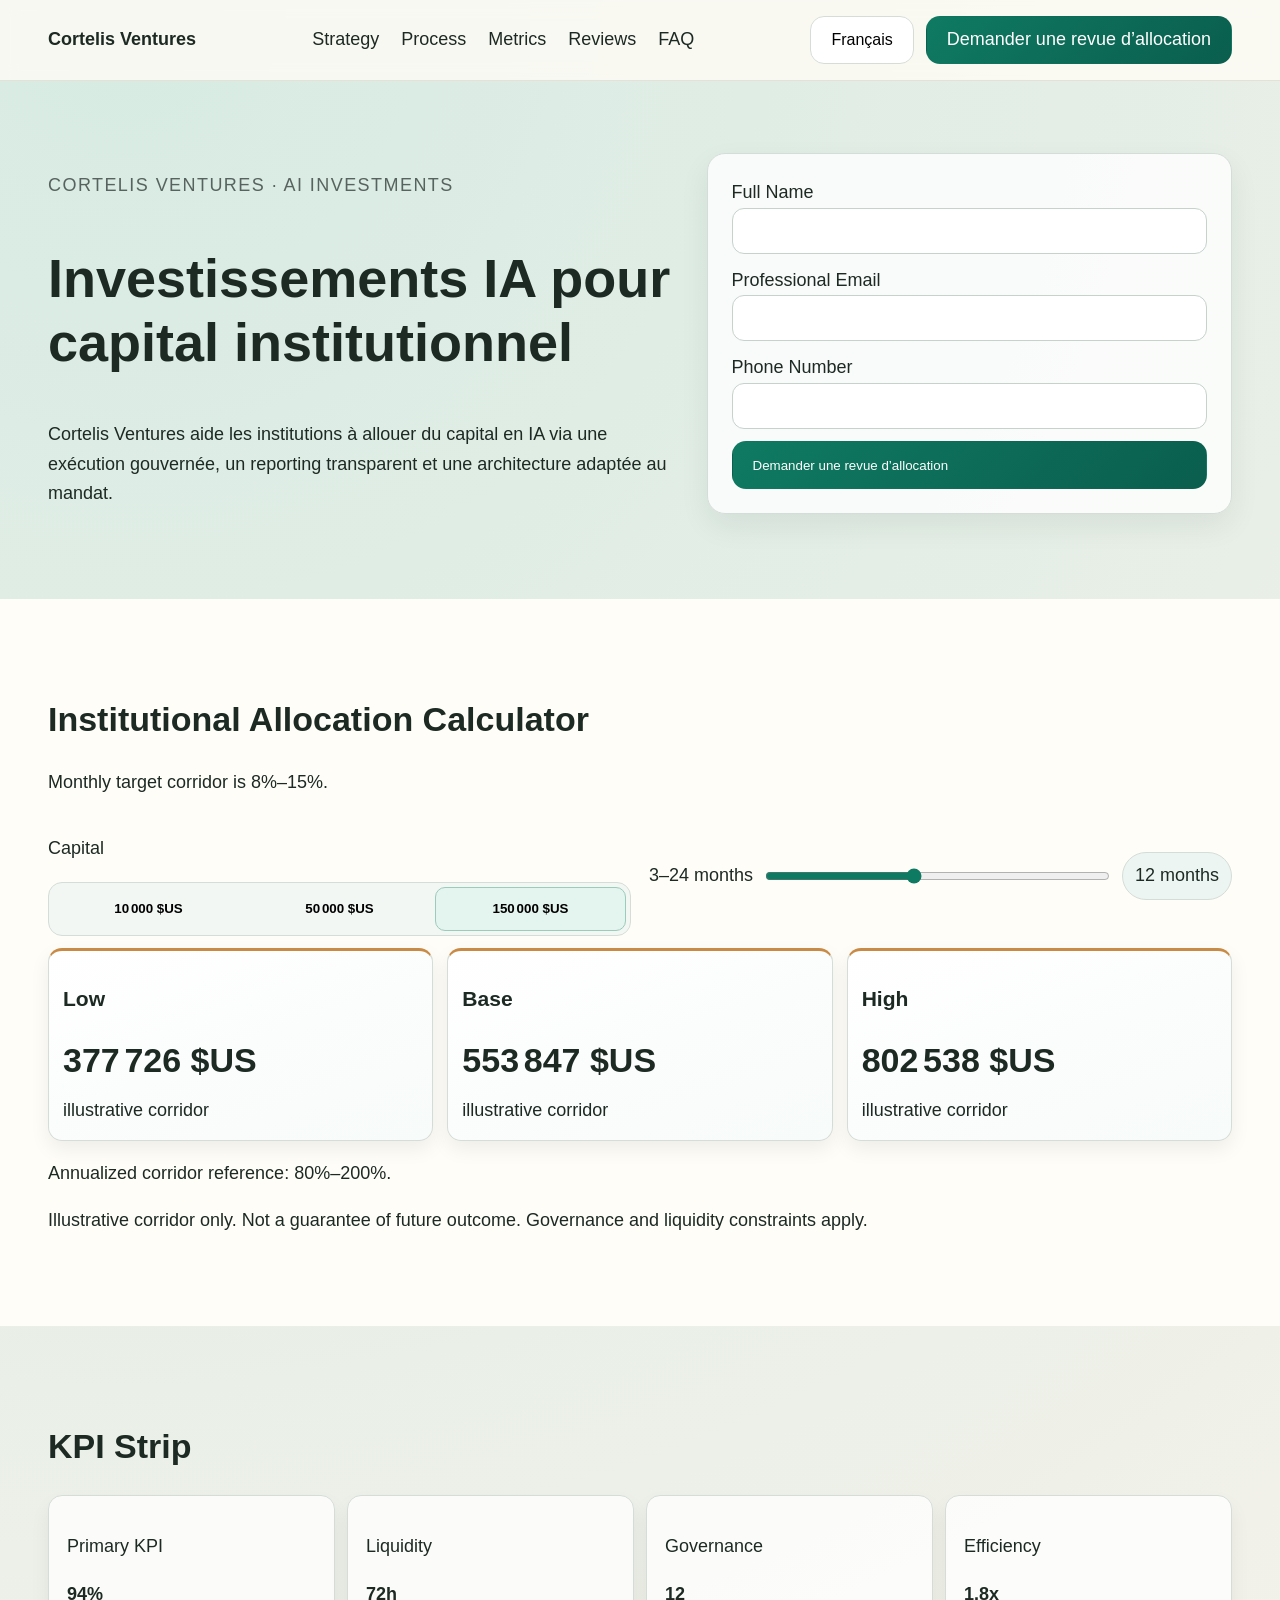
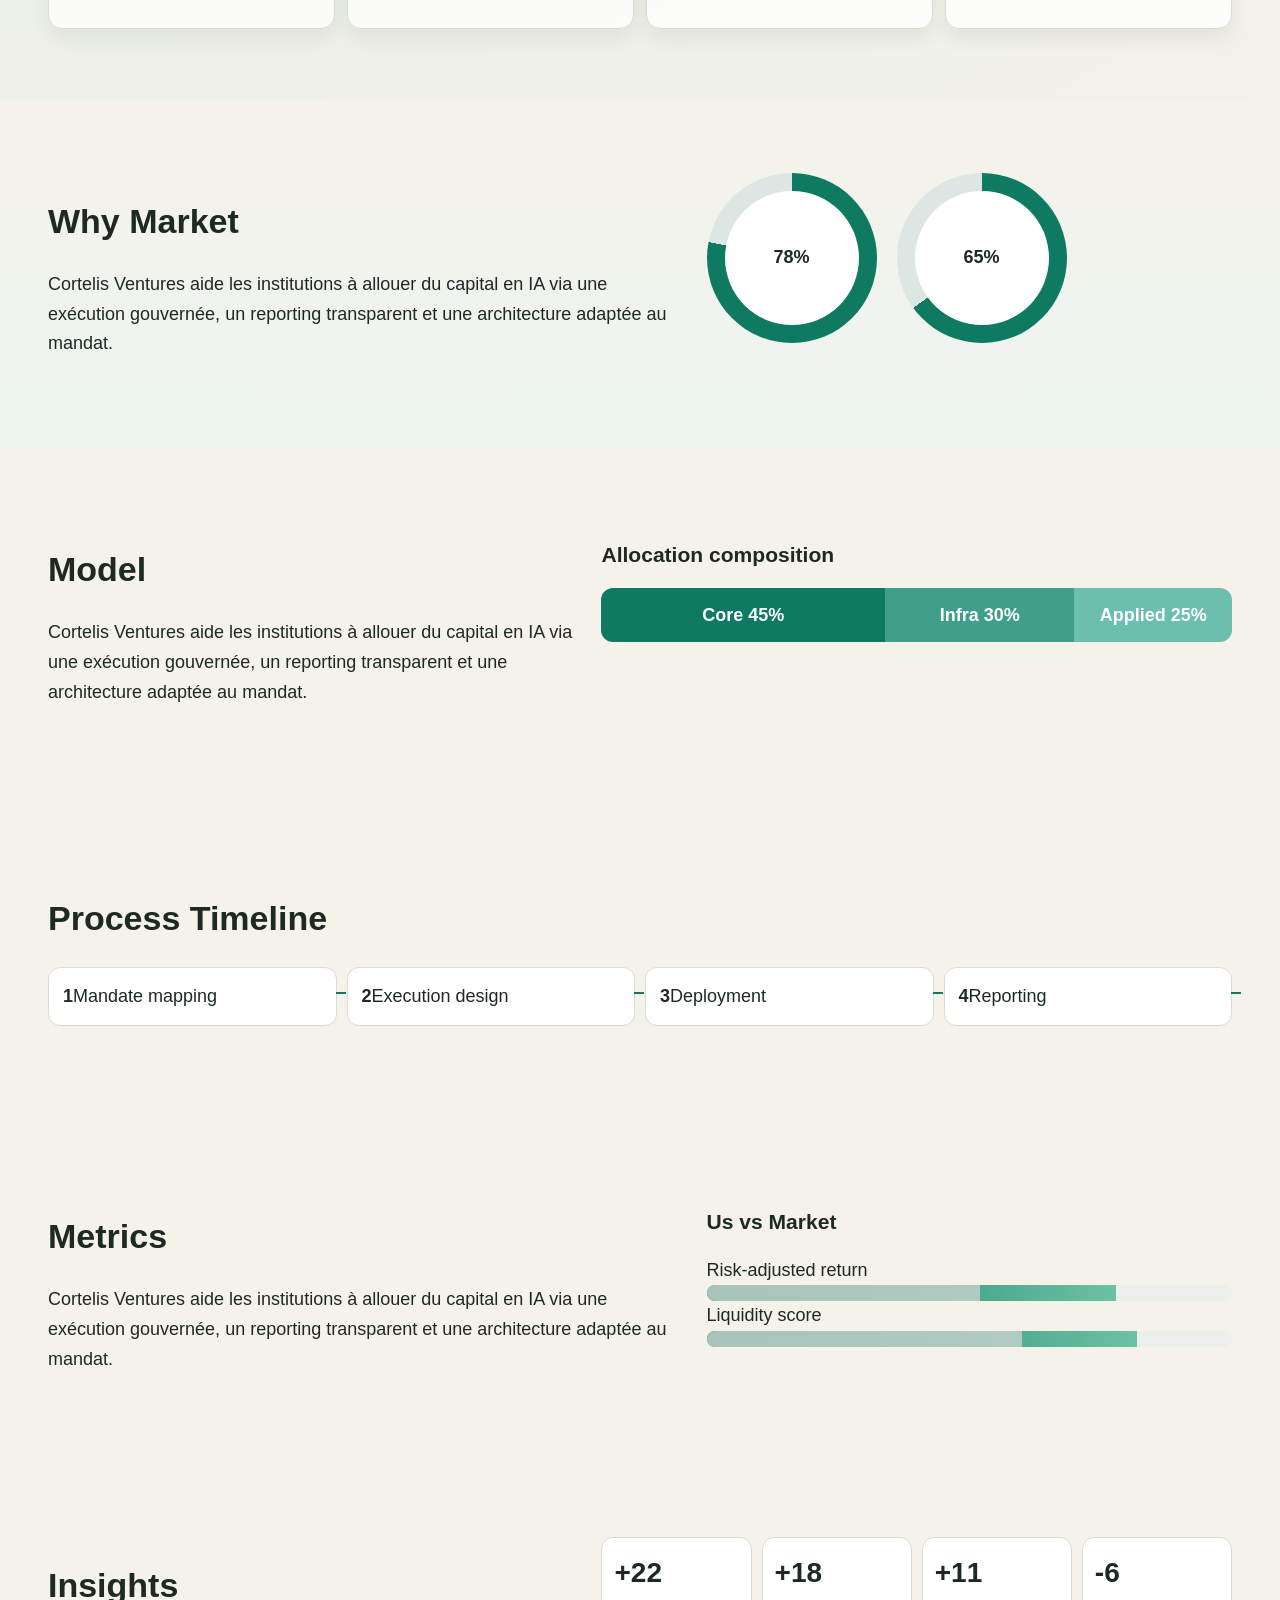
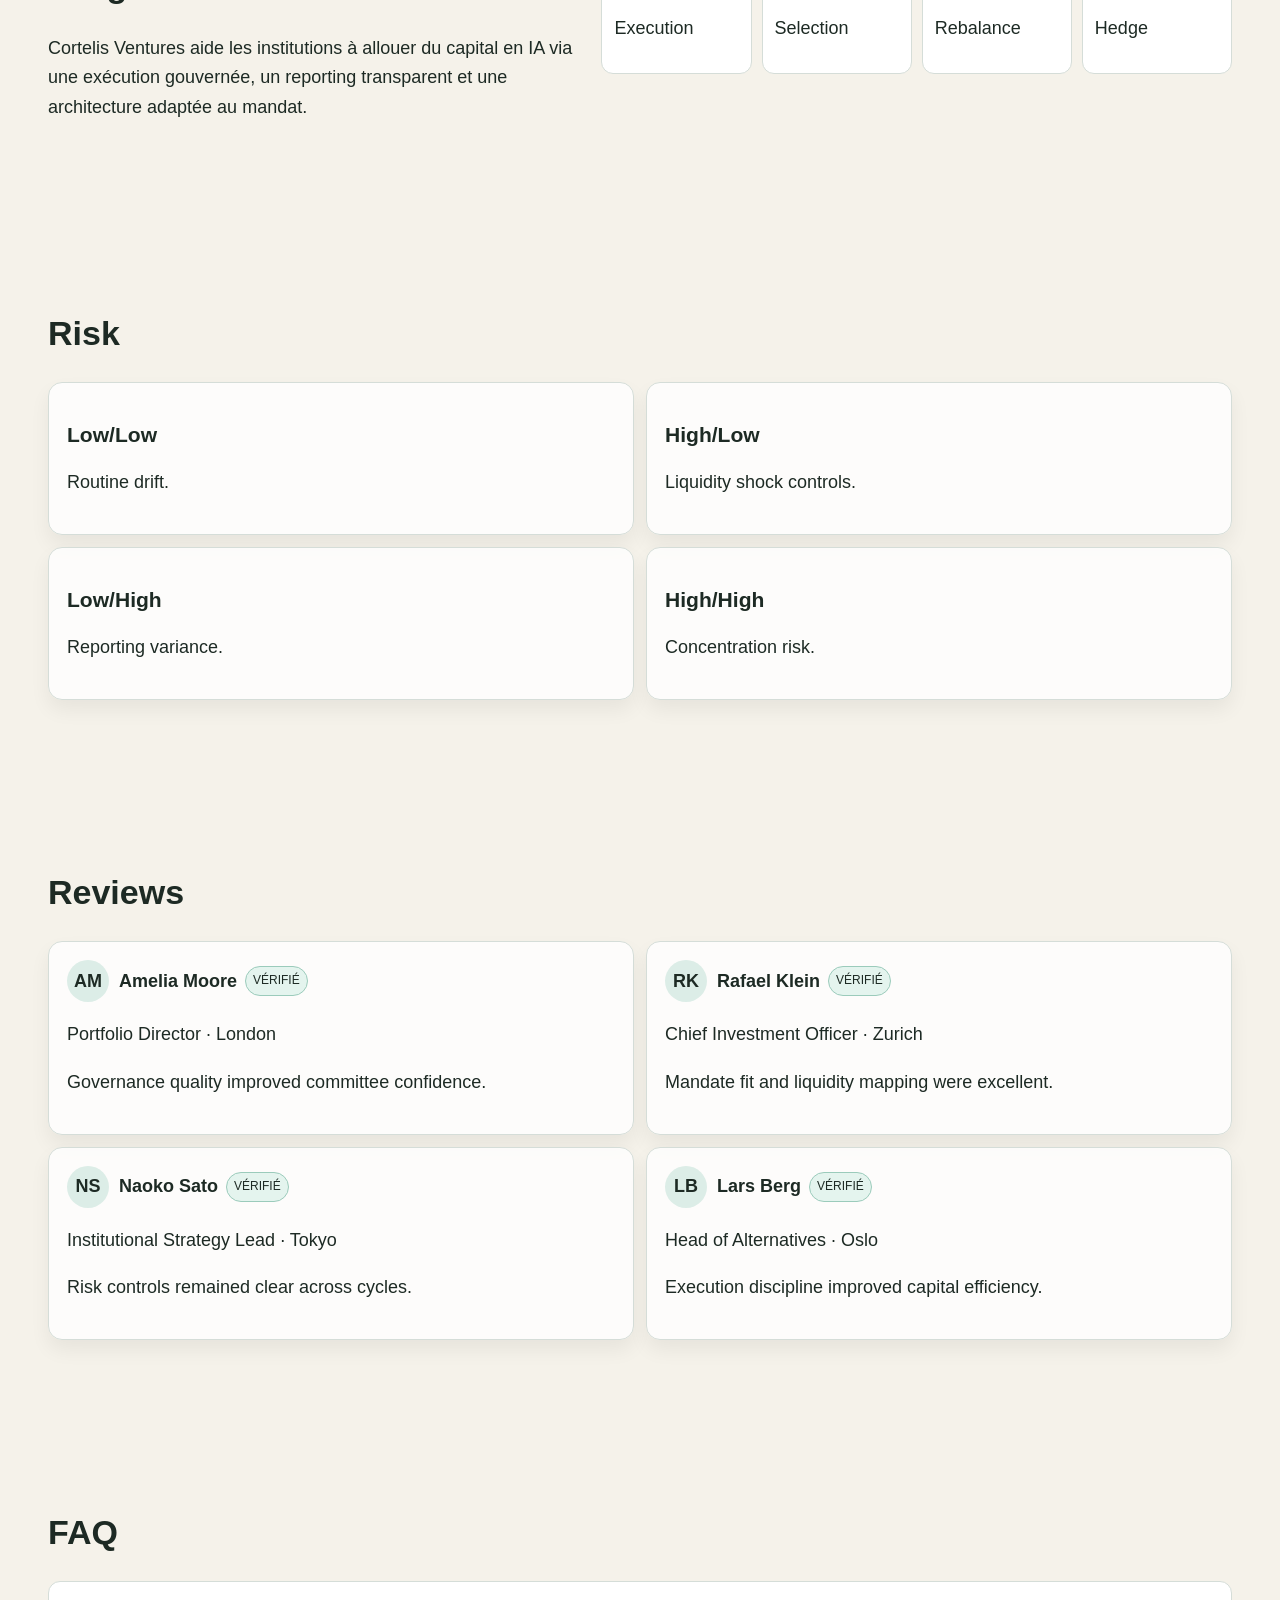
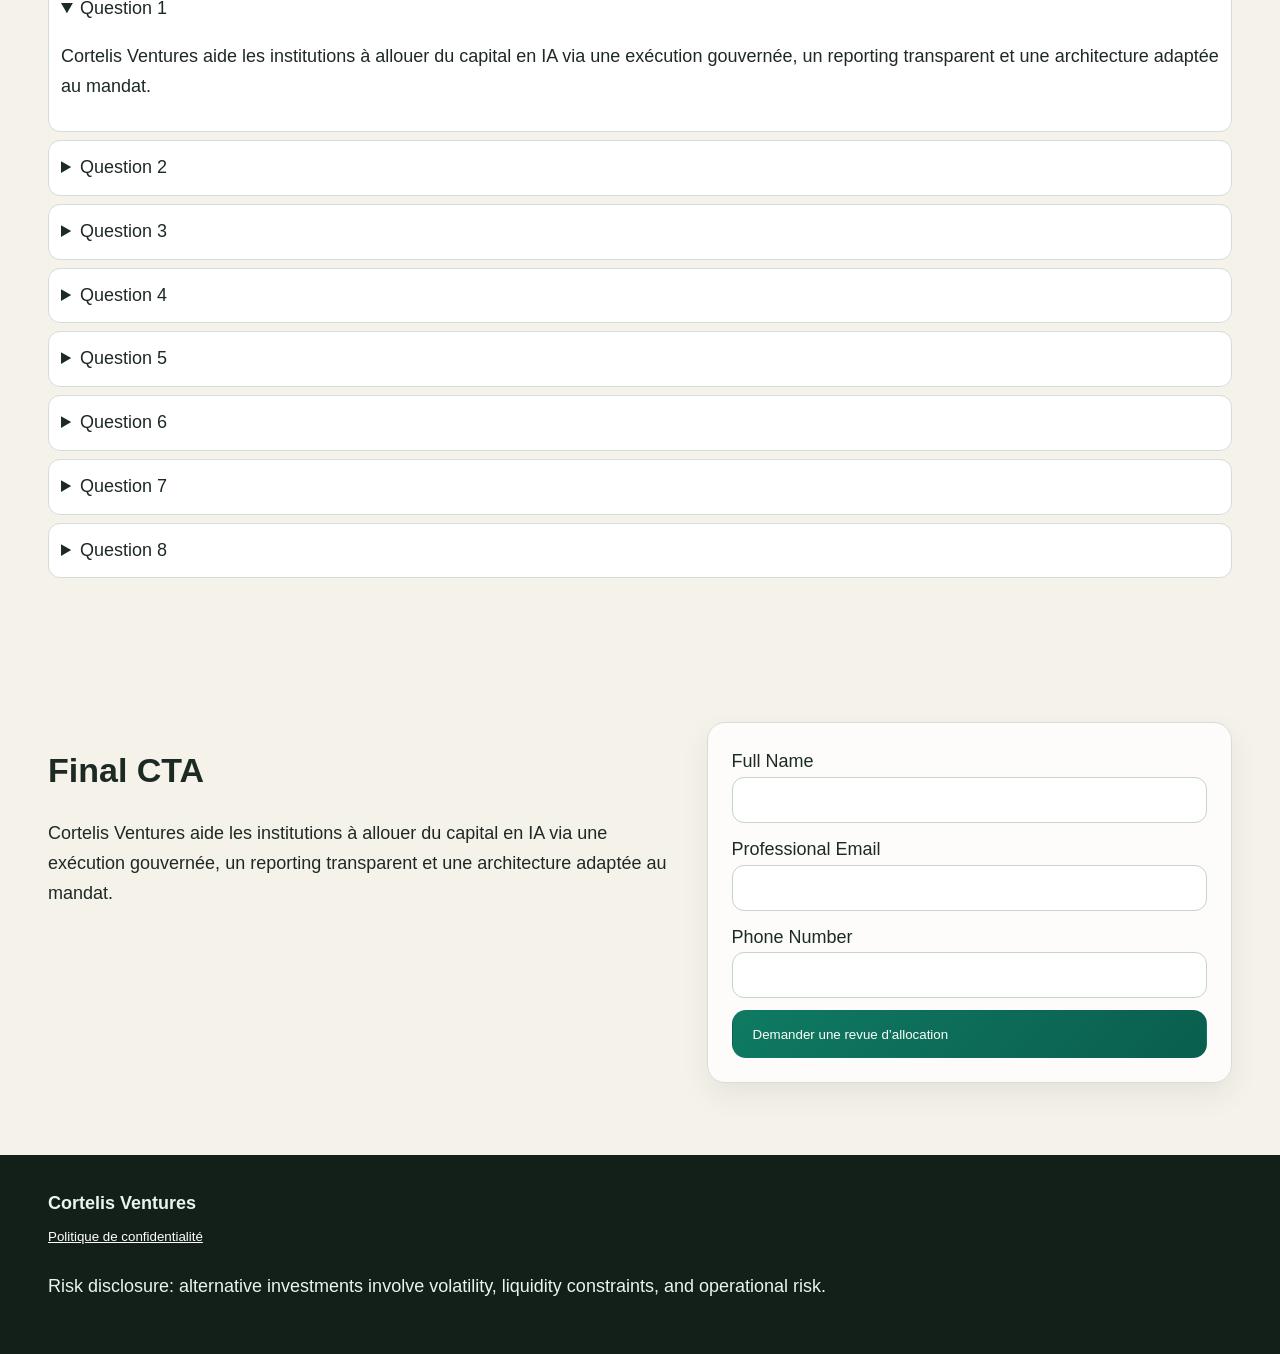
<file: fr/index.html>
<!doctype html><html lang="fr"><head><meta charset="utf-8"><meta name="viewport" content="width=device-width,initial-scale=1"><title>Cortelis Ventures Français</title><meta name="description" content="Cortelis Ventures aide les institutions à allouer du capital en IA via une exécution gouvernée, un reporting transparent et une architecture adaptée au mandat."><link rel="canonical" href="https://cortelisventures.example/fr/"><link rel="stylesheet" href="../assets/style.css"><script type="application/ld+json">{"@context": "https://schema.org", "@graph": [{"@type": "Organization", "name": "Cortelis Ventures"}, {"@type": "WebSite", "name": "Cortelis Ventures"}, {"@type": "FAQPage", "mainEntity": [{"@type": "Question", "name": "Question 1", "acceptedAnswer": {"@type": "Answer", "text": "Cortelis Ventures aide les institutions à allouer du capital en IA via une exécution gouvernée, un reporting transparent et une architecture adaptée au mandat."}}]}, {"@type": "Review", "author": {"@type": "Person", "name": "Amelia Moore"}, "reviewBody": "Governance quality improved committee confidence."}]}</script><meta property="og:title" content="Cortelis Ventures"><meta property="og:description" content="Cortelis Ventures aide les institutions à allouer du capital en IA via une exécution gouvernée, un reporting transparent et une architecture adaptée au mandat."><meta name="twitter:card" content="summary_large_image"><link rel="alternate" hreflang="en" href="https://cortelisventures.example/"><link rel="alternate" hreflang="de" href="https://cortelisventures.example/de/"><link rel="alternate" hreflang="fr" href="https://cortelisventures.example/fr/"><link rel="alternate" hreflang="es" href="https://cortelisventures.example/es/"><link rel="alternate" hreflang="it" href="https://cortelisventures.example/it/"><link rel="alternate" hreflang="tr" href="https://cortelisventures.example/tr/"><link rel="alternate" hreflang="pt" href="https://cortelisventures.example/pt/"><link rel="alternate" hreflang="ja" href="https://cortelisventures.example/jp/"><link rel="alternate" hreflang="sk" href="https://cortelisventures.example/sk/"><link rel="alternate" hreflang="nl-BE" href="https://cortelisventures.example/be/"></head><body data-locale="fr-FR" data-currency="USD">
<header class="site-header"><div class="container header-row"><div class="brand">Cortelis Ventures</div><nav class="main-nav"><a href="#strategy">Strategy</a><a href="#process">Process</a><a href="#metrics">Metrics</a><a href="#reviews">Reviews</a><a href="#faq">FAQ</a></nav><div class="header-actions"><div class="lang-wrap"><button class="lang-trigger" aria-expanded="false">Français</button><div class="lang-menu"><div class="lang-item"><svg viewBox="0 0 24 16"><rect width="24" height="16" fill="#ca3e5a"/></svg><a href="../index.html">English</a></div><div class="lang-item"><svg viewBox="0 0 24 16"><rect width="24" height="16" fill="#88b8fc"/></svg><a href="../de/index.html">Deutsch</a></div><div class="lang-item"><svg viewBox="0 0 24 16"><rect width="24" height="16" fill="#5f1e40"/></svg><a href="../fr/index.html">Français</a></div><div class="lang-item"><svg viewBox="0 0 24 16"><rect width="24" height="16" fill="#433117"/></svg><a href="../es/index.html">Español</a></div><div class="lang-item"><svg viewBox="0 0 24 16"><rect width="24" height="16" fill="#77e9a6"/></svg><a href="../it/index.html">Italiano</a></div><div class="lang-item"><svg viewBox="0 0 24 16"><rect width="24" height="16" fill="#bfcedd"/></svg><a href="../tr/index.html">Türkçe</a></div><div class="lang-item"><svg viewBox="0 0 24 16"><rect width="24" height="16" fill="#0c06d9"/></svg><a href="../pt/index.html">Português</a></div><div class="lang-item"><svg viewBox="0 0 24 16"><rect width="24" height="16" fill="#856954"/></svg><a href="../jp/index.html">日本語</a></div><div class="lang-item"><svg viewBox="0 0 24 16"><rect width="24" height="16" fill="#356c89"/></svg><a href="../sk/index.html">Slovenčina</a></div><div class="lang-item"><svg viewBox="0 0 24 16"><rect width="24" height="16" fill="#5aa420"/></svg><a href="../be/index.html">Belgium</a></div></div></div><a class="btn primary" href="#lead-final">Demander une revue d’allocation</a><button class="burger" aria-label="menu">☰</button></div></div></header>
<div class="mobile-drawer" aria-hidden="true"><button class="drawer-close" aria-label="close">✕</button><nav><a href="#strategy">Strategy</a><a href="#process">Process</a><a href="#metrics">Metrics</a><a href="#reviews">Reviews</a><a href="#faq">FAQ</a></nav><div class="drawer-lang"><div class="lang-item"><svg viewBox="0 0 24 16"><rect width="24" height="16" fill="#ca3e5a"/></svg><a href="../index.html">English</a></div><div class="lang-item"><svg viewBox="0 0 24 16"><rect width="24" height="16" fill="#88b8fc"/></svg><a href="../de/index.html">Deutsch</a></div><div class="lang-item"><svg viewBox="0 0 24 16"><rect width="24" height="16" fill="#5f1e40"/></svg><a href="../fr/index.html">Français</a></div><div class="lang-item"><svg viewBox="0 0 24 16"><rect width="24" height="16" fill="#433117"/></svg><a href="../es/index.html">Español</a></div><div class="lang-item"><svg viewBox="0 0 24 16"><rect width="24" height="16" fill="#77e9a6"/></svg><a href="../it/index.html">Italiano</a></div><div class="lang-item"><svg viewBox="0 0 24 16"><rect width="24" height="16" fill="#bfcedd"/></svg><a href="../tr/index.html">Türkçe</a></div><div class="lang-item"><svg viewBox="0 0 24 16"><rect width="24" height="16" fill="#0c06d9"/></svg><a href="../pt/index.html">Português</a></div><div class="lang-item"><svg viewBox="0 0 24 16"><rect width="24" height="16" fill="#856954"/></svg><a href="../jp/index.html">日本語</a></div><div class="lang-item"><svg viewBox="0 0 24 16"><rect width="24" height="16" fill="#356c89"/></svg><a href="../sk/index.html">Slovenčina</a></div><div class="lang-item"><svg viewBox="0 0 24 16"><rect width="24" height="16" fill="#5aa420"/></svg><a href="../be/index.html">Belgium</a></div></div><a class="btn primary" href="#lead-final">Demander une revue d’allocation</a></div>
<main><section class="hero"><div class="container hero-grid"><div><p class="eyebrow">Cortelis Ventures · AI Investments</p><h1>Investissements IA pour capital institutionnel</h1><p>Cortelis Ventures aide les institutions à allouer du capital en IA via une exécution gouvernée, un reporting transparent et une architecture adaptée au mandat.</p></div><form class="lead-form"><label>Full Name<input required></label><label>Professional Email<input type="email" required></label><label>Phone Number<input required></label><button class="btn primary">Demander une revue d’allocation</button></form></div></section>
<section class="calculator" id="strategy"><div class="container"><div class="calc-head"><h2>Institutional Allocation Calculator</h2><p>Monthly target corridor is 8%–15%.</p></div><div class="input-rail"><div><p class="small">Capital</p><div class="segmented"><button data-amount="10000"></button><button data-amount="50000"></button><button data-amount="150000" class="active"></button></div></div><div class="slider-wrap"><label>3–24 months</label><input id="months" type="range" min="3" max="24" value="12"><span class="month-pill">12 months</span></div></div><div class="result-grid"><article><h3>Low</h3><p class="out low"></p><span>illustrative corridor</span></article><article><h3>Base</h3><p class="out base"></p><span>illustrative corridor</span></article><article><h3>High</h3><p class="out high"></p><span>illustrative corridor</span></article></div><p class="annual">Annualized corridor reference: 80%–200%.</p><p class="disclaimer">Illustrative corridor only. Not a guarantee of future outcome. Governance and liquidity constraints apply.</p></div></section>
<section class="kpi"><div class="container"><h2>KPI Strip</h2><div class="kpi-strip"><article><p>Primary KPI</p><strong>94%</strong></article><article><p>Liquidity</p><strong>72h</strong></article><article><p>Governance</p><strong>12</strong></article><article><p>Efficiency</p><strong>1.8x</strong></article></div></div></section>
<section class="why"><div class="container two-col"><div><h2>Why Market</h2><p>Cortelis Ventures aide les institutions à allouer du capital en IA via une exécution gouvernée, un reporting transparent et une architecture adaptée au mandat.</p></div><div class="radial-wrap"><div class="radial" style="--p:78"><span>78%</span></div><div class="radial" style="--p:65"><span>65%</span></div></div></div></section>
<section class="model"><div class="container two-col reverse"><div><h2>Model</h2><p>Cortelis Ventures aide les institutions à allouer du capital en IA via une exécution gouvernée, un reporting transparent et une architecture adaptée au mandat.</p></div><div class="stack-bars"><h3>Allocation composition</h3><div class="bar"><span style="width:45%">Core 45%</span><span style="width:30%">Infra 30%</span><span style="width:25%">Applied 25%</span></div></div></div></section>
<section class="process" id="process"><div class="container"><h2>Process Timeline</h2><ol class="timeline"><li><strong>1</strong><span>Mandate mapping</span></li><li><strong>2</strong><span>Execution design</span></li><li><strong>3</strong><span>Deployment</span></li><li><strong>4</strong><span>Reporting</span></li></ol></div></section>
<section class="metrics" id="metrics"><div class="container two-col"><div><h2>Metrics</h2><p>Cortelis Ventures aide les institutions à allouer du capital en IA via une exécution gouvernée, un reporting transparent et une architecture adaptée au mandat.</p></div><div class="compare"><h3>Us vs Market</h3><div><label>Risk-adjusted return</label><div class="dual"><i style="width:78%"></i><b style="width:52%"></b></div></div><div><label>Liquidity score</label><div class="dual"><i style="width:82%"></i><b style="width:60%"></b></div></div></div></div></section>
<section class="insights"><div class="container two-col reverse"><div><h2>Insights</h2><p>Cortelis Ventures aide les institutions à allouer du capital en IA via une exécution gouvernée, un reporting transparent et une architecture adaptée au mandat.</p></div><div class="waterfall"><div><span>+22</span><p>Execution</p></div><div><span>+18</span><p>Selection</p></div><div><span>+11</span><p>Rebalance</p></div><div><span>-6</span><p>Hedge</p></div></div></div></section>
<section class="risk"><div class="container"><h2>Risk</h2><div class="risk-grid"><article><h3>Low/Low</h3><p>Routine drift.</p></article><article><h3>High/Low</h3><p>Liquidity shock controls.</p></article><article><h3>Low/High</h3><p>Reporting variance.</p></article><article><h3>High/High</h3><p>Concentration risk.</p></article></div></div></section>
<section class="reviews" id="reviews"><div class="container"><h2>Reviews</h2><div class="reviews-grid"><article class="review-card"><div class="review-head"><div class="avatar">AM</div><div class="identity"><strong>Amelia Moore</strong><span class="verified">VÉRIFIÉ</span></div></div><p class="role">Portfolio Director · London</p><p>Governance quality improved committee confidence.</p></article><article class="review-card"><div class="review-head"><div class="avatar">RK</div><div class="identity"><strong>Rafael Klein</strong><span class="verified">VÉRIFIÉ</span></div></div><p class="role">Chief Investment Officer · Zurich</p><p>Mandate fit and liquidity mapping were excellent.</p></article><article class="review-card"><div class="review-head"><div class="avatar">NS</div><div class="identity"><strong>Naoko Sato</strong><span class="verified">VÉRIFIÉ</span></div></div><p class="role">Institutional Strategy Lead · Tokyo</p><p>Risk controls remained clear across cycles.</p></article><article class="review-card"><div class="review-head"><div class="avatar">LB</div><div class="identity"><strong>Lars Berg</strong><span class="verified">VÉRIFIÉ</span></div></div><p class="role">Head of Alternatives · Oslo</p><p>Execution discipline improved capital efficiency.</p></article></div></div></section>
<section class="faq" id="faq"><div class="container"><h2>FAQ</h2><div class="faq-list"><details class="faq-item" open><summary>Question 1</summary><p>Cortelis Ventures aide les institutions à allouer du capital en IA via une exécution gouvernée, un reporting transparent et une architecture adaptée au mandat.</p></details><details class="faq-item" ><summary>Question 2</summary><p>Cortelis Ventures aide les institutions à allouer du capital en IA via une exécution gouvernée, un reporting transparent et une architecture adaptée au mandat.</p></details><details class="faq-item" ><summary>Question 3</summary><p>Cortelis Ventures aide les institutions à allouer du capital en IA via une exécution gouvernée, un reporting transparent et une architecture adaptée au mandat.</p></details><details class="faq-item" ><summary>Question 4</summary><p>Cortelis Ventures aide les institutions à allouer du capital en IA via une exécution gouvernée, un reporting transparent et une architecture adaptée au mandat.</p></details><details class="faq-item" ><summary>Question 5</summary><p>Cortelis Ventures aide les institutions à allouer du capital en IA via une exécution gouvernée, un reporting transparent et une architecture adaptée au mandat.</p></details><details class="faq-item" ><summary>Question 6</summary><p>Cortelis Ventures aide les institutions à allouer du capital en IA via une exécution gouvernée, un reporting transparent et une architecture adaptée au mandat.</p></details><details class="faq-item" ><summary>Question 7</summary><p>Cortelis Ventures aide les institutions à allouer du capital en IA via une exécution gouvernée, un reporting transparent et une architecture adaptée au mandat.</p></details><details class="faq-item" ><summary>Question 8</summary><p>Cortelis Ventures aide les institutions à allouer du capital en IA via une exécution gouvernée, un reporting transparent et une architecture adaptée au mandat.</p></details></div></div></section>
<section class="final-cta" id="lead-final"><div class="container two-col"><div><h2>Final CTA</h2><p>Cortelis Ventures aide les institutions à allouer du capital en IA via une exécution gouvernée, un reporting transparent et une architecture adaptée au mandat.</p></div><form class="lead-form"><label>Full Name<input required></label><label>Professional Email<input type="email" required></label><label>Phone Number<input required></label><button class="btn primary">Demander une revue d’allocation</button></form></div></section></main>
<footer><div class="container foot"><strong>Cortelis Ventures</strong><button class="privacy-link">Politique de confidentialité</button><p>Risk disclosure: alternative investments involve volatility, liquidity constraints, and operational risk.</p></div></footer>
<div class="modal" aria-hidden="true"><div class="modal-card" role="dialog" aria-modal="true"><button class="modal-x" aria-label="close">✕</button><h2>Politique de confidentialité</h2><div class="modal-content"><h3>Introduction</h3><p>Cortelis Ventures aide les institutions à allouer du capital en IA via une exécution gouvernée, un reporting transparent et une architecture adaptée au mandat.</p><h3>Data collection</h3><p>Cortelis Ventures aide les institutions à allouer du capital en IA via une exécution gouvernée, un reporting transparent et une architecture adaptée au mandat.</p><h3>Legal basis</h3><p>Cortelis Ventures aide les institutions à allouer du capital en IA via une exécution gouvernée, un reporting transparent et une architecture adaptée au mandat.</p><h3>Cookies</h3><p>Cortelis Ventures aide les institutions à allouer du capital en IA via une exécution gouvernée, un reporting transparent et une architecture adaptée au mandat.</p><h3>Retention</h3><p>Cortelis Ventures aide les institutions à allouer du capital en IA via une exécution gouvernée, un reporting transparent et une architecture adaptée au mandat.</p><h3>Third-party sharing</h3><p>Cortelis Ventures aide les institutions à allouer du capital en IA via une exécution gouvernée, un reporting transparent et une architecture adaptée au mandat.</p><h3>Security</h3><p>Cortelis Ventures aide les institutions à allouer du capital en IA via une exécution gouvernée, un reporting transparent et une architecture adaptée au mandat.</p><h3>User rights</h3><p>Cortelis Ventures aide les institutions à allouer du capital en IA via une exécution gouvernée, un reporting transparent et une architecture adaptée au mandat.</p><h3>International transfers</h3><p>Cortelis Ventures aide les institutions à allouer du capital en IA via une exécution gouvernée, un reporting transparent et une architecture adaptée au mandat.</p><h3>Industry risk disclosure</h3><p>Cortelis Ventures aide les institutions à allouer du capital en IA via une exécution gouvernée, un reporting transparent et une architecture adaptée au mandat.</p><h3>Contact</h3><p>compliance@cortelisventures.example</p></div><div class="modal-foot"><button class="btn secondary close-modal">Fermer</button></div></div></div>
<script defer src="../assets/app.js"></script></body></html>
</file>
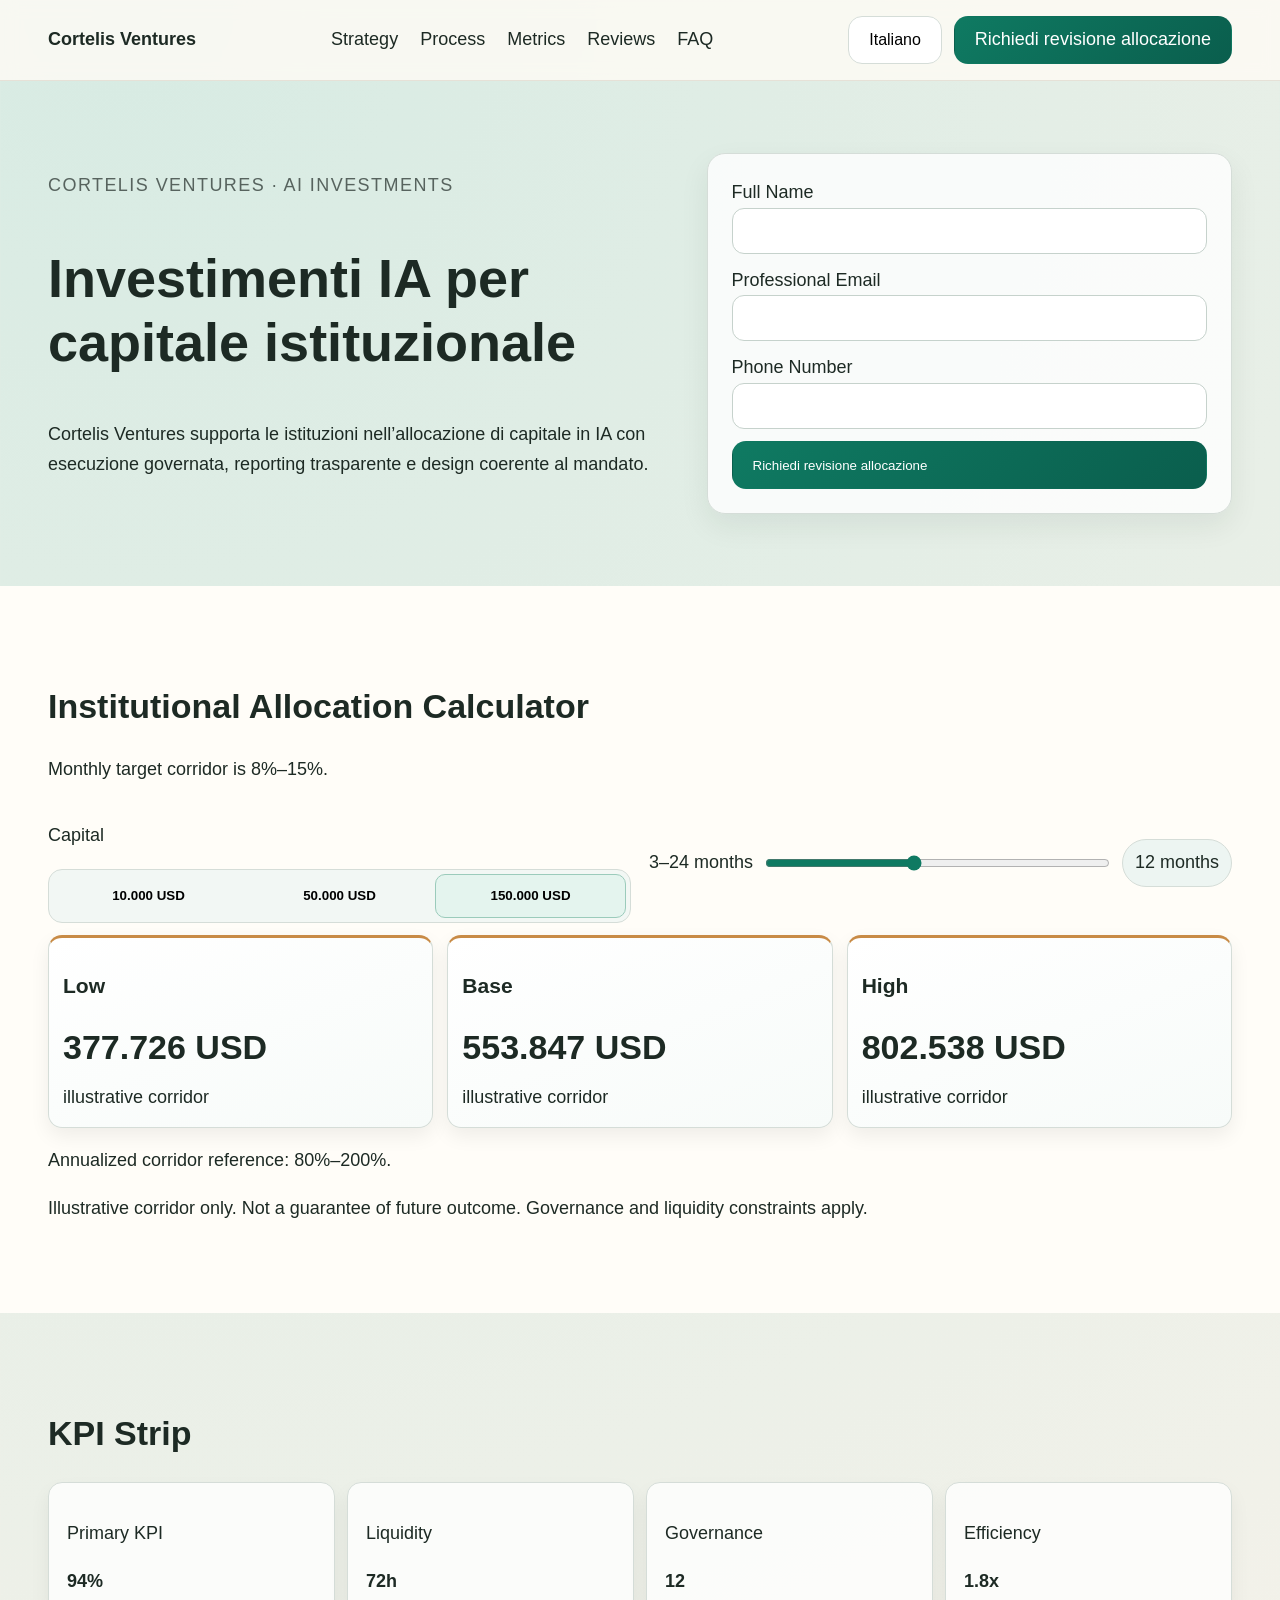
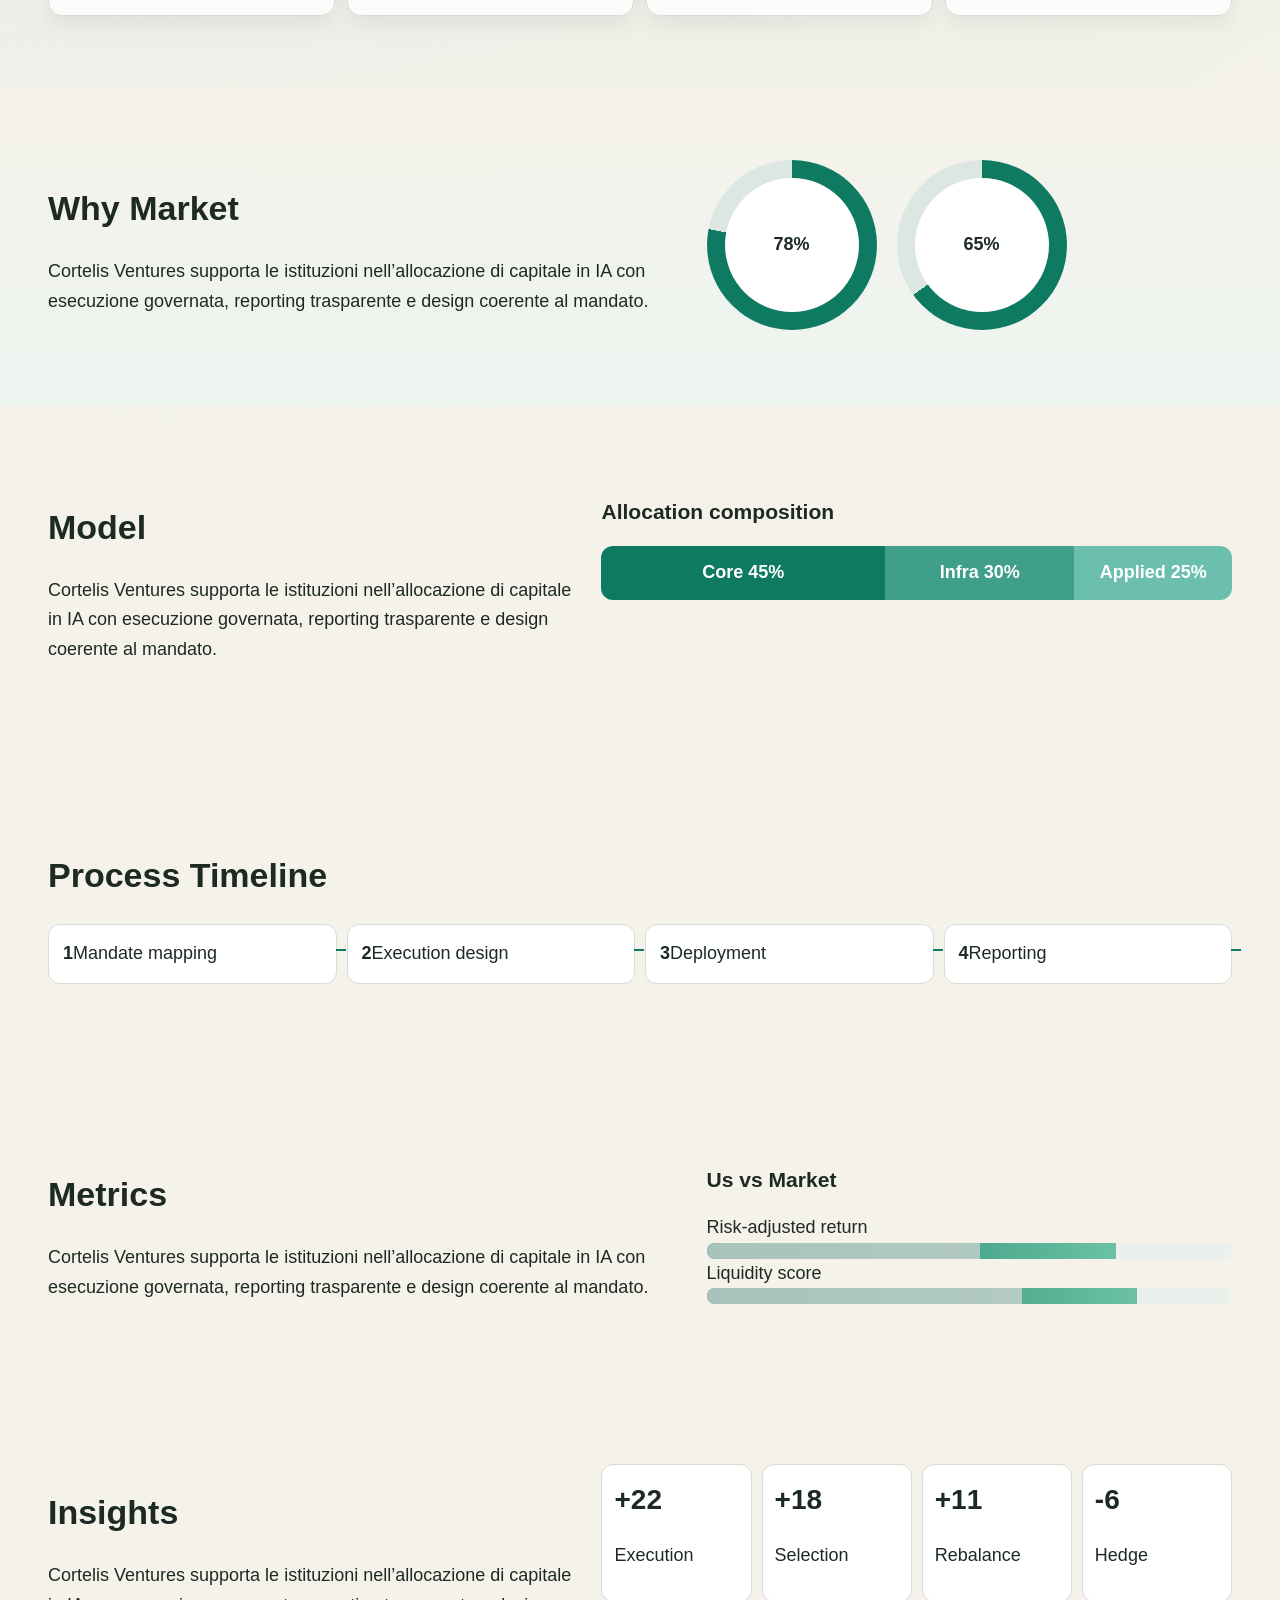
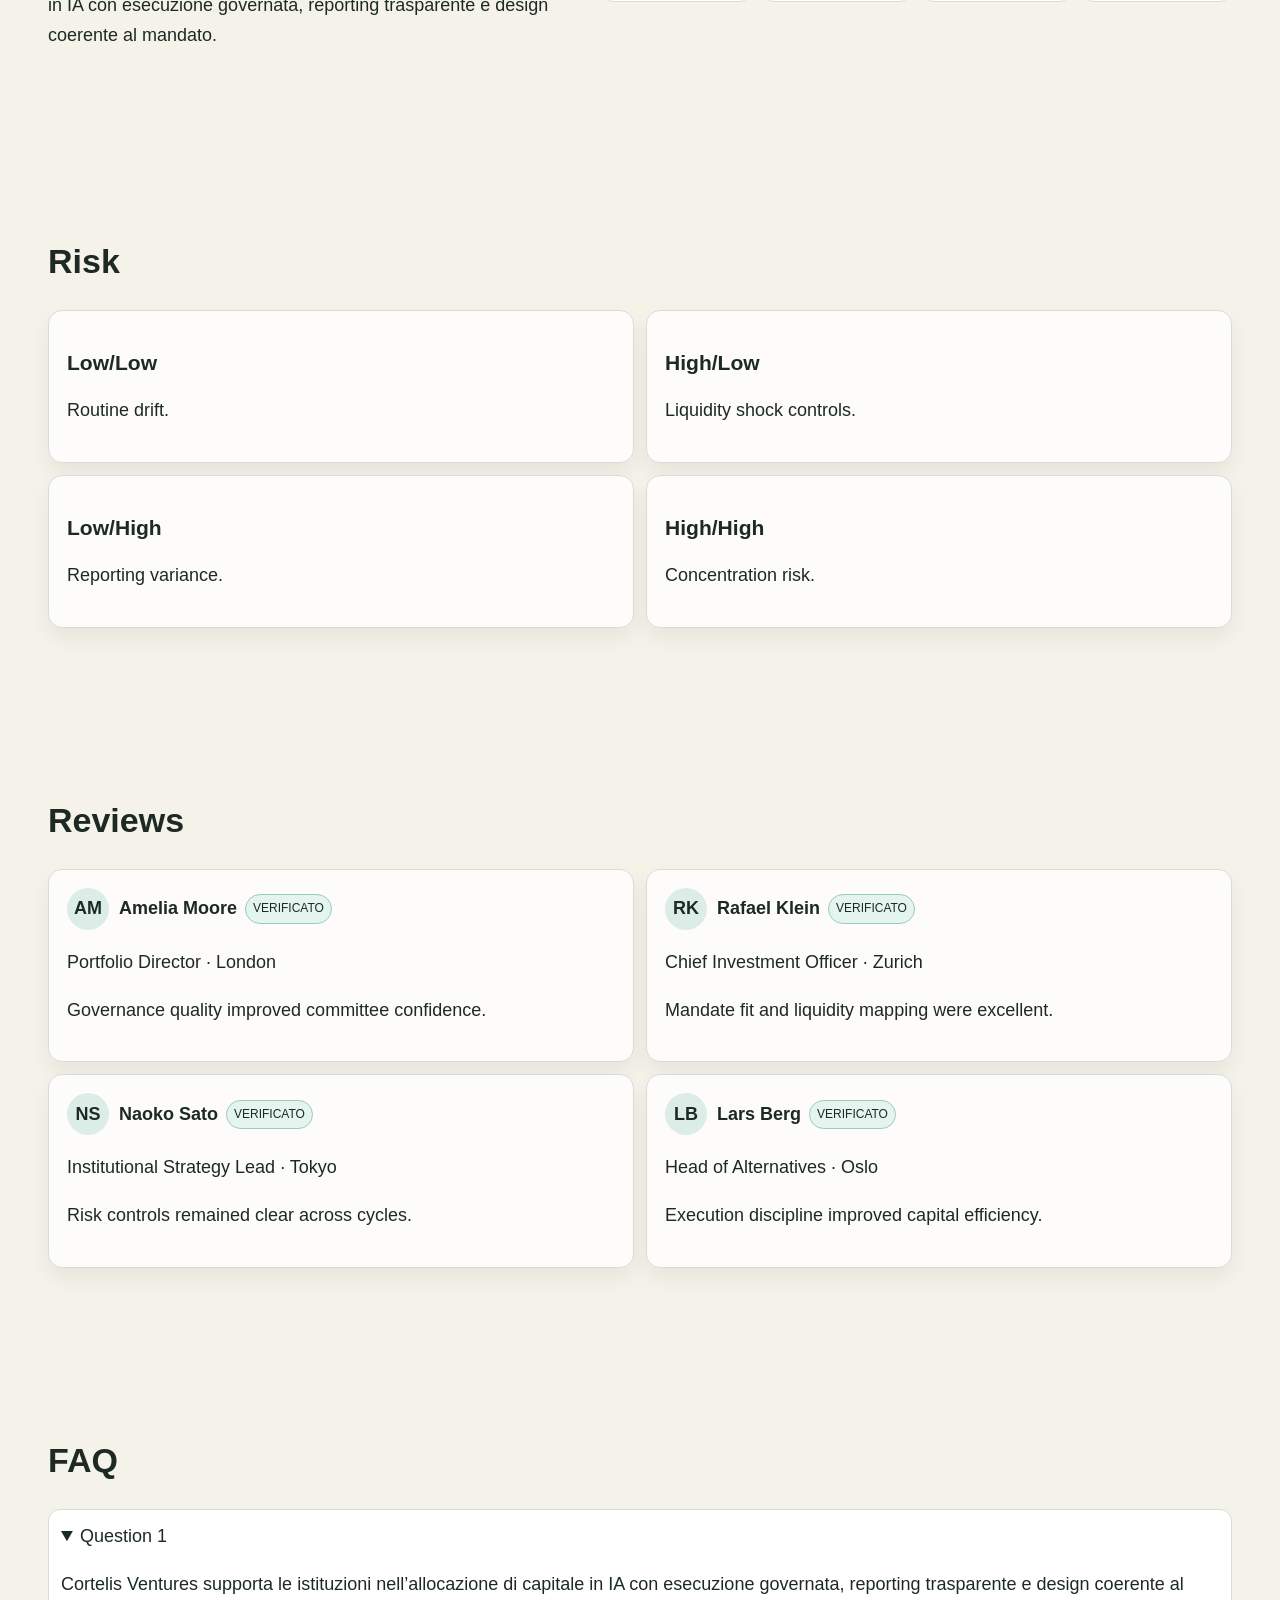
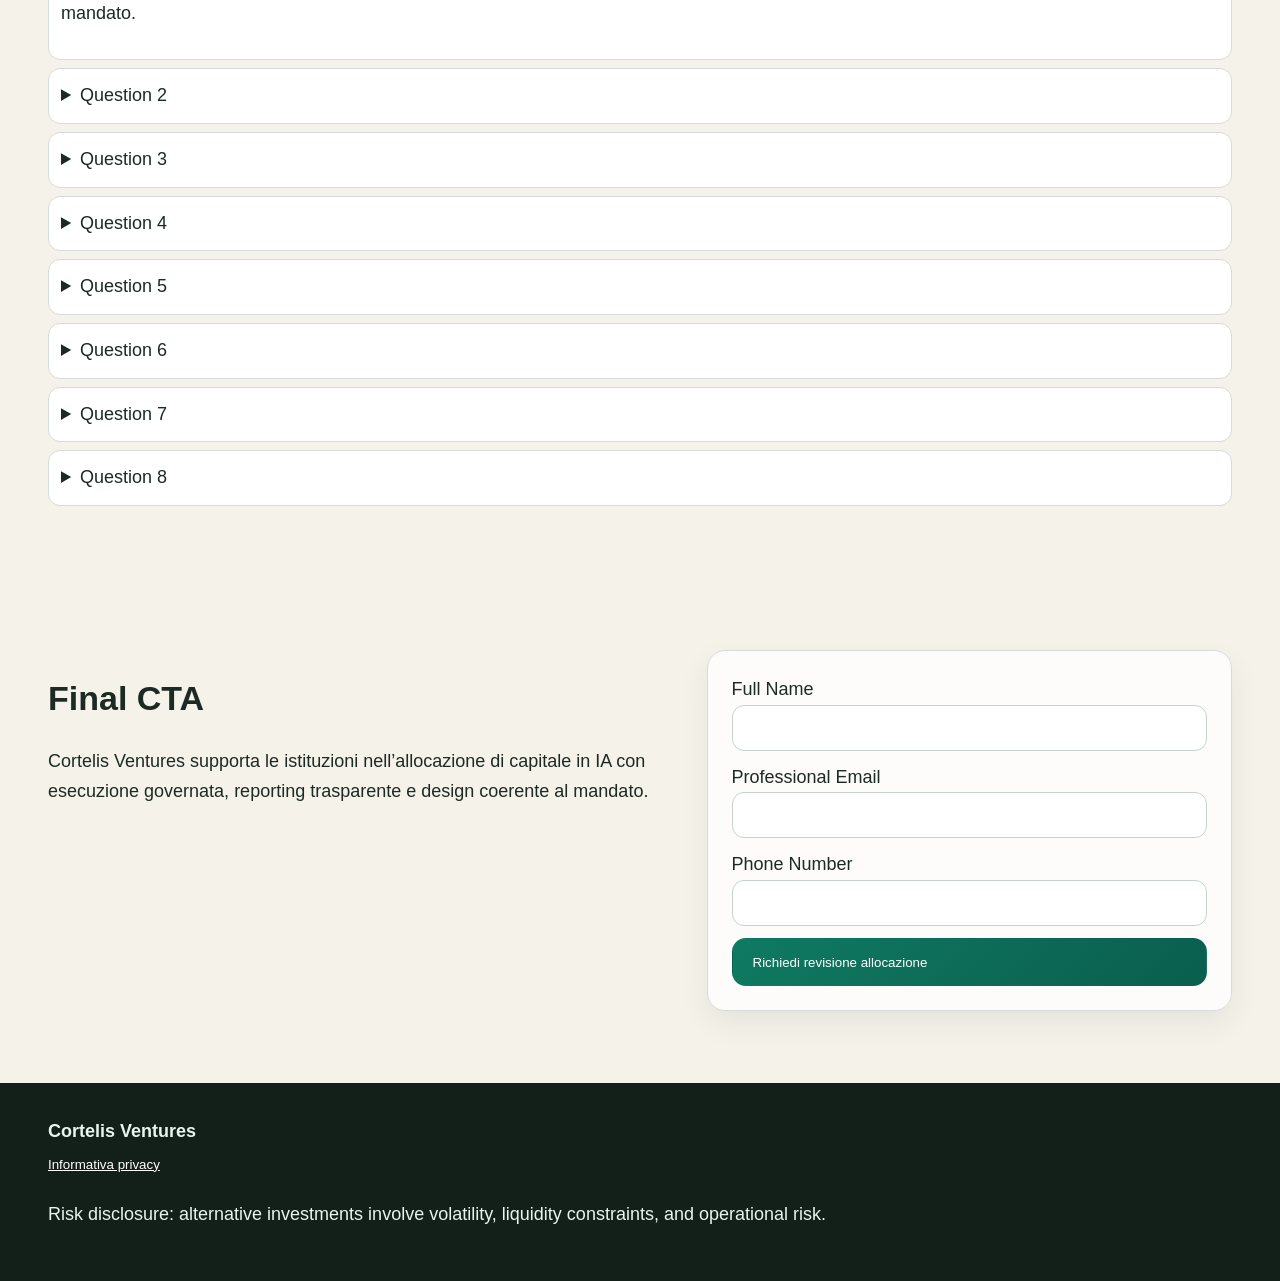
<file: it/index.html>
<!doctype html><html lang="it"><head><meta charset="utf-8"><meta name="viewport" content="width=device-width,initial-scale=1"><title>Cortelis Ventures Italiano</title><meta name="description" content="Cortelis Ventures supporta le istituzioni nell’allocazione di capitale in IA con esecuzione governata, reporting trasparente e design coerente al mandato."><link rel="canonical" href="https://cortelisventures.example/it/"><link rel="stylesheet" href="../assets/style.css"><script type="application/ld+json">{"@context": "https://schema.org", "@graph": [{"@type": "Organization", "name": "Cortelis Ventures"}, {"@type": "WebSite", "name": "Cortelis Ventures"}, {"@type": "FAQPage", "mainEntity": [{"@type": "Question", "name": "Question 1", "acceptedAnswer": {"@type": "Answer", "text": "Cortelis Ventures supporta le istituzioni nell’allocazione di capitale in IA con esecuzione governata, reporting trasparente e design coerente al mandato."}}]}, {"@type": "Review", "author": {"@type": "Person", "name": "Amelia Moore"}, "reviewBody": "Governance quality improved committee confidence."}]}</script><meta property="og:title" content="Cortelis Ventures"><meta property="og:description" content="Cortelis Ventures supporta le istituzioni nell’allocazione di capitale in IA con esecuzione governata, reporting trasparente e design coerente al mandato."><meta name="twitter:card" content="summary_large_image"><link rel="alternate" hreflang="en" href="https://cortelisventures.example/"><link rel="alternate" hreflang="de" href="https://cortelisventures.example/de/"><link rel="alternate" hreflang="fr" href="https://cortelisventures.example/fr/"><link rel="alternate" hreflang="es" href="https://cortelisventures.example/es/"><link rel="alternate" hreflang="it" href="https://cortelisventures.example/it/"><link rel="alternate" hreflang="tr" href="https://cortelisventures.example/tr/"><link rel="alternate" hreflang="pt" href="https://cortelisventures.example/pt/"><link rel="alternate" hreflang="ja" href="https://cortelisventures.example/jp/"><link rel="alternate" hreflang="sk" href="https://cortelisventures.example/sk/"><link rel="alternate" hreflang="nl-BE" href="https://cortelisventures.example/be/"></head><body data-locale="it-IT" data-currency="USD">
<header class="site-header"><div class="container header-row"><div class="brand">Cortelis Ventures</div><nav class="main-nav"><a href="#strategy">Strategy</a><a href="#process">Process</a><a href="#metrics">Metrics</a><a href="#reviews">Reviews</a><a href="#faq">FAQ</a></nav><div class="header-actions"><div class="lang-wrap"><button class="lang-trigger" aria-expanded="false">Italiano</button><div class="lang-menu"><div class="lang-item"><svg viewBox="0 0 24 16"><rect width="24" height="16" fill="#ca3e5a"/></svg><a href="../index.html">English</a></div><div class="lang-item"><svg viewBox="0 0 24 16"><rect width="24" height="16" fill="#88b8fc"/></svg><a href="../de/index.html">Deutsch</a></div><div class="lang-item"><svg viewBox="0 0 24 16"><rect width="24" height="16" fill="#5f1e40"/></svg><a href="../fr/index.html">Français</a></div><div class="lang-item"><svg viewBox="0 0 24 16"><rect width="24" height="16" fill="#433117"/></svg><a href="../es/index.html">Español</a></div><div class="lang-item"><svg viewBox="0 0 24 16"><rect width="24" height="16" fill="#77e9a6"/></svg><a href="../it/index.html">Italiano</a></div><div class="lang-item"><svg viewBox="0 0 24 16"><rect width="24" height="16" fill="#bfcedd"/></svg><a href="../tr/index.html">Türkçe</a></div><div class="lang-item"><svg viewBox="0 0 24 16"><rect width="24" height="16" fill="#0c06d9"/></svg><a href="../pt/index.html">Português</a></div><div class="lang-item"><svg viewBox="0 0 24 16"><rect width="24" height="16" fill="#856954"/></svg><a href="../jp/index.html">日本語</a></div><div class="lang-item"><svg viewBox="0 0 24 16"><rect width="24" height="16" fill="#356c89"/></svg><a href="../sk/index.html">Slovenčina</a></div><div class="lang-item"><svg viewBox="0 0 24 16"><rect width="24" height="16" fill="#5aa420"/></svg><a href="../be/index.html">Belgium</a></div></div></div><a class="btn primary" href="#lead-final">Richiedi revisione allocazione</a><button class="burger" aria-label="menu">☰</button></div></div></header>
<div class="mobile-drawer" aria-hidden="true"><button class="drawer-close" aria-label="close">✕</button><nav><a href="#strategy">Strategy</a><a href="#process">Process</a><a href="#metrics">Metrics</a><a href="#reviews">Reviews</a><a href="#faq">FAQ</a></nav><div class="drawer-lang"><div class="lang-item"><svg viewBox="0 0 24 16"><rect width="24" height="16" fill="#ca3e5a"/></svg><a href="../index.html">English</a></div><div class="lang-item"><svg viewBox="0 0 24 16"><rect width="24" height="16" fill="#88b8fc"/></svg><a href="../de/index.html">Deutsch</a></div><div class="lang-item"><svg viewBox="0 0 24 16"><rect width="24" height="16" fill="#5f1e40"/></svg><a href="../fr/index.html">Français</a></div><div class="lang-item"><svg viewBox="0 0 24 16"><rect width="24" height="16" fill="#433117"/></svg><a href="../es/index.html">Español</a></div><div class="lang-item"><svg viewBox="0 0 24 16"><rect width="24" height="16" fill="#77e9a6"/></svg><a href="../it/index.html">Italiano</a></div><div class="lang-item"><svg viewBox="0 0 24 16"><rect width="24" height="16" fill="#bfcedd"/></svg><a href="../tr/index.html">Türkçe</a></div><div class="lang-item"><svg viewBox="0 0 24 16"><rect width="24" height="16" fill="#0c06d9"/></svg><a href="../pt/index.html">Português</a></div><div class="lang-item"><svg viewBox="0 0 24 16"><rect width="24" height="16" fill="#856954"/></svg><a href="../jp/index.html">日本語</a></div><div class="lang-item"><svg viewBox="0 0 24 16"><rect width="24" height="16" fill="#356c89"/></svg><a href="../sk/index.html">Slovenčina</a></div><div class="lang-item"><svg viewBox="0 0 24 16"><rect width="24" height="16" fill="#5aa420"/></svg><a href="../be/index.html">Belgium</a></div></div><a class="btn primary" href="#lead-final">Richiedi revisione allocazione</a></div>
<main><section class="hero"><div class="container hero-grid"><div><p class="eyebrow">Cortelis Ventures · AI Investments</p><h1>Investimenti IA per capitale istituzionale</h1><p>Cortelis Ventures supporta le istituzioni nell’allocazione di capitale in IA con esecuzione governata, reporting trasparente e design coerente al mandato.</p></div><form class="lead-form"><label>Full Name<input required></label><label>Professional Email<input type="email" required></label><label>Phone Number<input required></label><button class="btn primary">Richiedi revisione allocazione</button></form></div></section>
<section class="calculator" id="strategy"><div class="container"><div class="calc-head"><h2>Institutional Allocation Calculator</h2><p>Monthly target corridor is 8%–15%.</p></div><div class="input-rail"><div><p class="small">Capital</p><div class="segmented"><button data-amount="10000"></button><button data-amount="50000"></button><button data-amount="150000" class="active"></button></div></div><div class="slider-wrap"><label>3–24 months</label><input id="months" type="range" min="3" max="24" value="12"><span class="month-pill">12 months</span></div></div><div class="result-grid"><article><h3>Low</h3><p class="out low"></p><span>illustrative corridor</span></article><article><h3>Base</h3><p class="out base"></p><span>illustrative corridor</span></article><article><h3>High</h3><p class="out high"></p><span>illustrative corridor</span></article></div><p class="annual">Annualized corridor reference: 80%–200%.</p><p class="disclaimer">Illustrative corridor only. Not a guarantee of future outcome. Governance and liquidity constraints apply.</p></div></section>
<section class="kpi"><div class="container"><h2>KPI Strip</h2><div class="kpi-strip"><article><p>Primary KPI</p><strong>94%</strong></article><article><p>Liquidity</p><strong>72h</strong></article><article><p>Governance</p><strong>12</strong></article><article><p>Efficiency</p><strong>1.8x</strong></article></div></div></section>
<section class="why"><div class="container two-col"><div><h2>Why Market</h2><p>Cortelis Ventures supporta le istituzioni nell’allocazione di capitale in IA con esecuzione governata, reporting trasparente e design coerente al mandato.</p></div><div class="radial-wrap"><div class="radial" style="--p:78"><span>78%</span></div><div class="radial" style="--p:65"><span>65%</span></div></div></div></section>
<section class="model"><div class="container two-col reverse"><div><h2>Model</h2><p>Cortelis Ventures supporta le istituzioni nell’allocazione di capitale in IA con esecuzione governata, reporting trasparente e design coerente al mandato.</p></div><div class="stack-bars"><h3>Allocation composition</h3><div class="bar"><span style="width:45%">Core 45%</span><span style="width:30%">Infra 30%</span><span style="width:25%">Applied 25%</span></div></div></div></section>
<section class="process" id="process"><div class="container"><h2>Process Timeline</h2><ol class="timeline"><li><strong>1</strong><span>Mandate mapping</span></li><li><strong>2</strong><span>Execution design</span></li><li><strong>3</strong><span>Deployment</span></li><li><strong>4</strong><span>Reporting</span></li></ol></div></section>
<section class="metrics" id="metrics"><div class="container two-col"><div><h2>Metrics</h2><p>Cortelis Ventures supporta le istituzioni nell’allocazione di capitale in IA con esecuzione governata, reporting trasparente e design coerente al mandato.</p></div><div class="compare"><h3>Us vs Market</h3><div><label>Risk-adjusted return</label><div class="dual"><i style="width:78%"></i><b style="width:52%"></b></div></div><div><label>Liquidity score</label><div class="dual"><i style="width:82%"></i><b style="width:60%"></b></div></div></div></div></section>
<section class="insights"><div class="container two-col reverse"><div><h2>Insights</h2><p>Cortelis Ventures supporta le istituzioni nell’allocazione di capitale in IA con esecuzione governata, reporting trasparente e design coerente al mandato.</p></div><div class="waterfall"><div><span>+22</span><p>Execution</p></div><div><span>+18</span><p>Selection</p></div><div><span>+11</span><p>Rebalance</p></div><div><span>-6</span><p>Hedge</p></div></div></div></section>
<section class="risk"><div class="container"><h2>Risk</h2><div class="risk-grid"><article><h3>Low/Low</h3><p>Routine drift.</p></article><article><h3>High/Low</h3><p>Liquidity shock controls.</p></article><article><h3>Low/High</h3><p>Reporting variance.</p></article><article><h3>High/High</h3><p>Concentration risk.</p></article></div></div></section>
<section class="reviews" id="reviews"><div class="container"><h2>Reviews</h2><div class="reviews-grid"><article class="review-card"><div class="review-head"><div class="avatar">AM</div><div class="identity"><strong>Amelia Moore</strong><span class="verified">VERIFICATO</span></div></div><p class="role">Portfolio Director · London</p><p>Governance quality improved committee confidence.</p></article><article class="review-card"><div class="review-head"><div class="avatar">RK</div><div class="identity"><strong>Rafael Klein</strong><span class="verified">VERIFICATO</span></div></div><p class="role">Chief Investment Officer · Zurich</p><p>Mandate fit and liquidity mapping were excellent.</p></article><article class="review-card"><div class="review-head"><div class="avatar">NS</div><div class="identity"><strong>Naoko Sato</strong><span class="verified">VERIFICATO</span></div></div><p class="role">Institutional Strategy Lead · Tokyo</p><p>Risk controls remained clear across cycles.</p></article><article class="review-card"><div class="review-head"><div class="avatar">LB</div><div class="identity"><strong>Lars Berg</strong><span class="verified">VERIFICATO</span></div></div><p class="role">Head of Alternatives · Oslo</p><p>Execution discipline improved capital efficiency.</p></article></div></div></section>
<section class="faq" id="faq"><div class="container"><h2>FAQ</h2><div class="faq-list"><details class="faq-item" open><summary>Question 1</summary><p>Cortelis Ventures supporta le istituzioni nell’allocazione di capitale in IA con esecuzione governata, reporting trasparente e design coerente al mandato.</p></details><details class="faq-item" ><summary>Question 2</summary><p>Cortelis Ventures supporta le istituzioni nell’allocazione di capitale in IA con esecuzione governata, reporting trasparente e design coerente al mandato.</p></details><details class="faq-item" ><summary>Question 3</summary><p>Cortelis Ventures supporta le istituzioni nell’allocazione di capitale in IA con esecuzione governata, reporting trasparente e design coerente al mandato.</p></details><details class="faq-item" ><summary>Question 4</summary><p>Cortelis Ventures supporta le istituzioni nell’allocazione di capitale in IA con esecuzione governata, reporting trasparente e design coerente al mandato.</p></details><details class="faq-item" ><summary>Question 5</summary><p>Cortelis Ventures supporta le istituzioni nell’allocazione di capitale in IA con esecuzione governata, reporting trasparente e design coerente al mandato.</p></details><details class="faq-item" ><summary>Question 6</summary><p>Cortelis Ventures supporta le istituzioni nell’allocazione di capitale in IA con esecuzione governata, reporting trasparente e design coerente al mandato.</p></details><details class="faq-item" ><summary>Question 7</summary><p>Cortelis Ventures supporta le istituzioni nell’allocazione di capitale in IA con esecuzione governata, reporting trasparente e design coerente al mandato.</p></details><details class="faq-item" ><summary>Question 8</summary><p>Cortelis Ventures supporta le istituzioni nell’allocazione di capitale in IA con esecuzione governata, reporting trasparente e design coerente al mandato.</p></details></div></div></section>
<section class="final-cta" id="lead-final"><div class="container two-col"><div><h2>Final CTA</h2><p>Cortelis Ventures supporta le istituzioni nell’allocazione di capitale in IA con esecuzione governata, reporting trasparente e design coerente al mandato.</p></div><form class="lead-form"><label>Full Name<input required></label><label>Professional Email<input type="email" required></label><label>Phone Number<input required></label><button class="btn primary">Richiedi revisione allocazione</button></form></div></section></main>
<footer><div class="container foot"><strong>Cortelis Ventures</strong><button class="privacy-link">Informativa privacy</button><p>Risk disclosure: alternative investments involve volatility, liquidity constraints, and operational risk.</p></div></footer>
<div class="modal" aria-hidden="true"><div class="modal-card" role="dialog" aria-modal="true"><button class="modal-x" aria-label="close">✕</button><h2>Informativa privacy</h2><div class="modal-content"><h3>Introduction</h3><p>Cortelis Ventures supporta le istituzioni nell’allocazione di capitale in IA con esecuzione governata, reporting trasparente e design coerente al mandato.</p><h3>Data collection</h3><p>Cortelis Ventures supporta le istituzioni nell’allocazione di capitale in IA con esecuzione governata, reporting trasparente e design coerente al mandato.</p><h3>Legal basis</h3><p>Cortelis Ventures supporta le istituzioni nell’allocazione di capitale in IA con esecuzione governata, reporting trasparente e design coerente al mandato.</p><h3>Cookies</h3><p>Cortelis Ventures supporta le istituzioni nell’allocazione di capitale in IA con esecuzione governata, reporting trasparente e design coerente al mandato.</p><h3>Retention</h3><p>Cortelis Ventures supporta le istituzioni nell’allocazione di capitale in IA con esecuzione governata, reporting trasparente e design coerente al mandato.</p><h3>Third-party sharing</h3><p>Cortelis Ventures supporta le istituzioni nell’allocazione di capitale in IA con esecuzione governata, reporting trasparente e design coerente al mandato.</p><h3>Security</h3><p>Cortelis Ventures supporta le istituzioni nell’allocazione di capitale in IA con esecuzione governata, reporting trasparente e design coerente al mandato.</p><h3>User rights</h3><p>Cortelis Ventures supporta le istituzioni nell’allocazione di capitale in IA con esecuzione governata, reporting trasparente e design coerente al mandato.</p><h3>International transfers</h3><p>Cortelis Ventures supporta le istituzioni nell’allocazione di capitale in IA con esecuzione governata, reporting trasparente e design coerente al mandato.</p><h3>Industry risk disclosure</h3><p>Cortelis Ventures supporta le istituzioni nell’allocazione di capitale in IA con esecuzione governata, reporting trasparente e design coerente al mandato.</p><h3>Contact</h3><p>compliance@cortelisventures.example</p></div><div class="modal-foot"><button class="btn secondary close-modal">Chiudi</button></div></div></div>
<script defer src="../assets/app.js"></script></body></html>
</file>
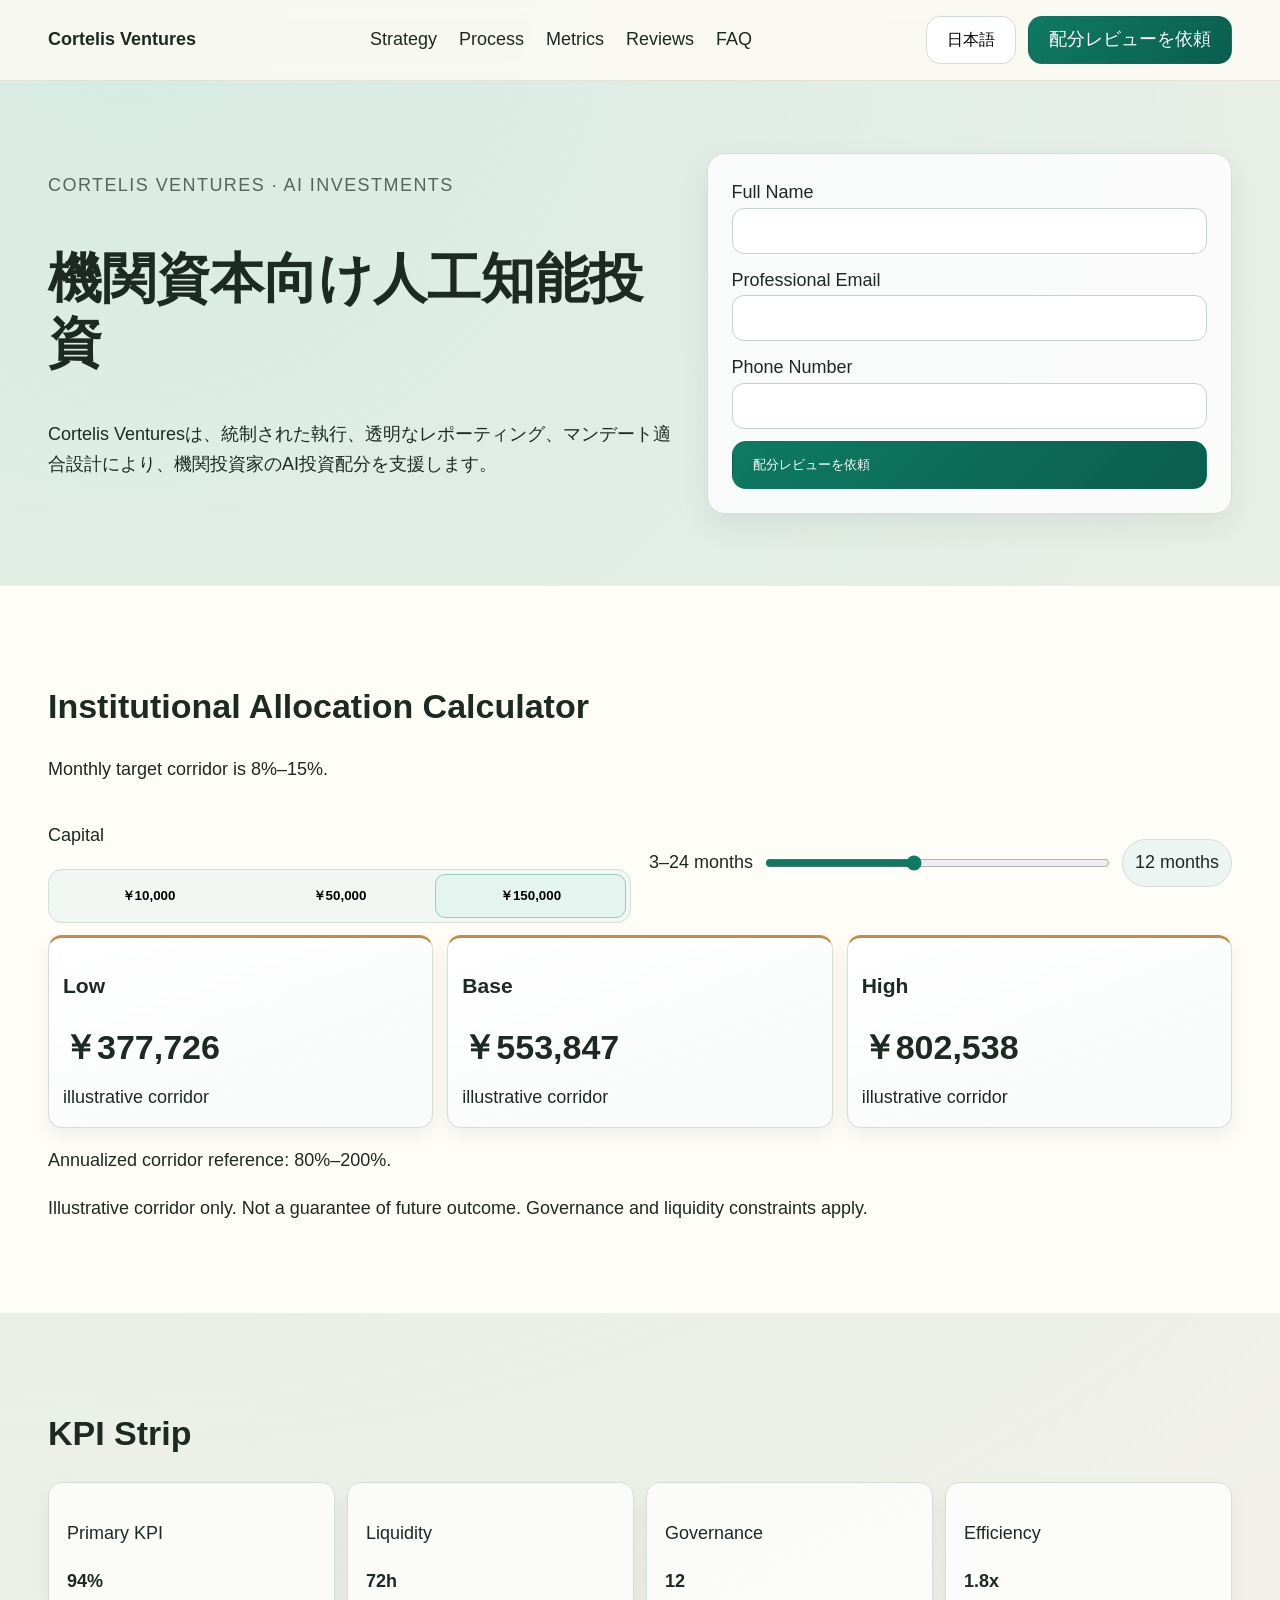
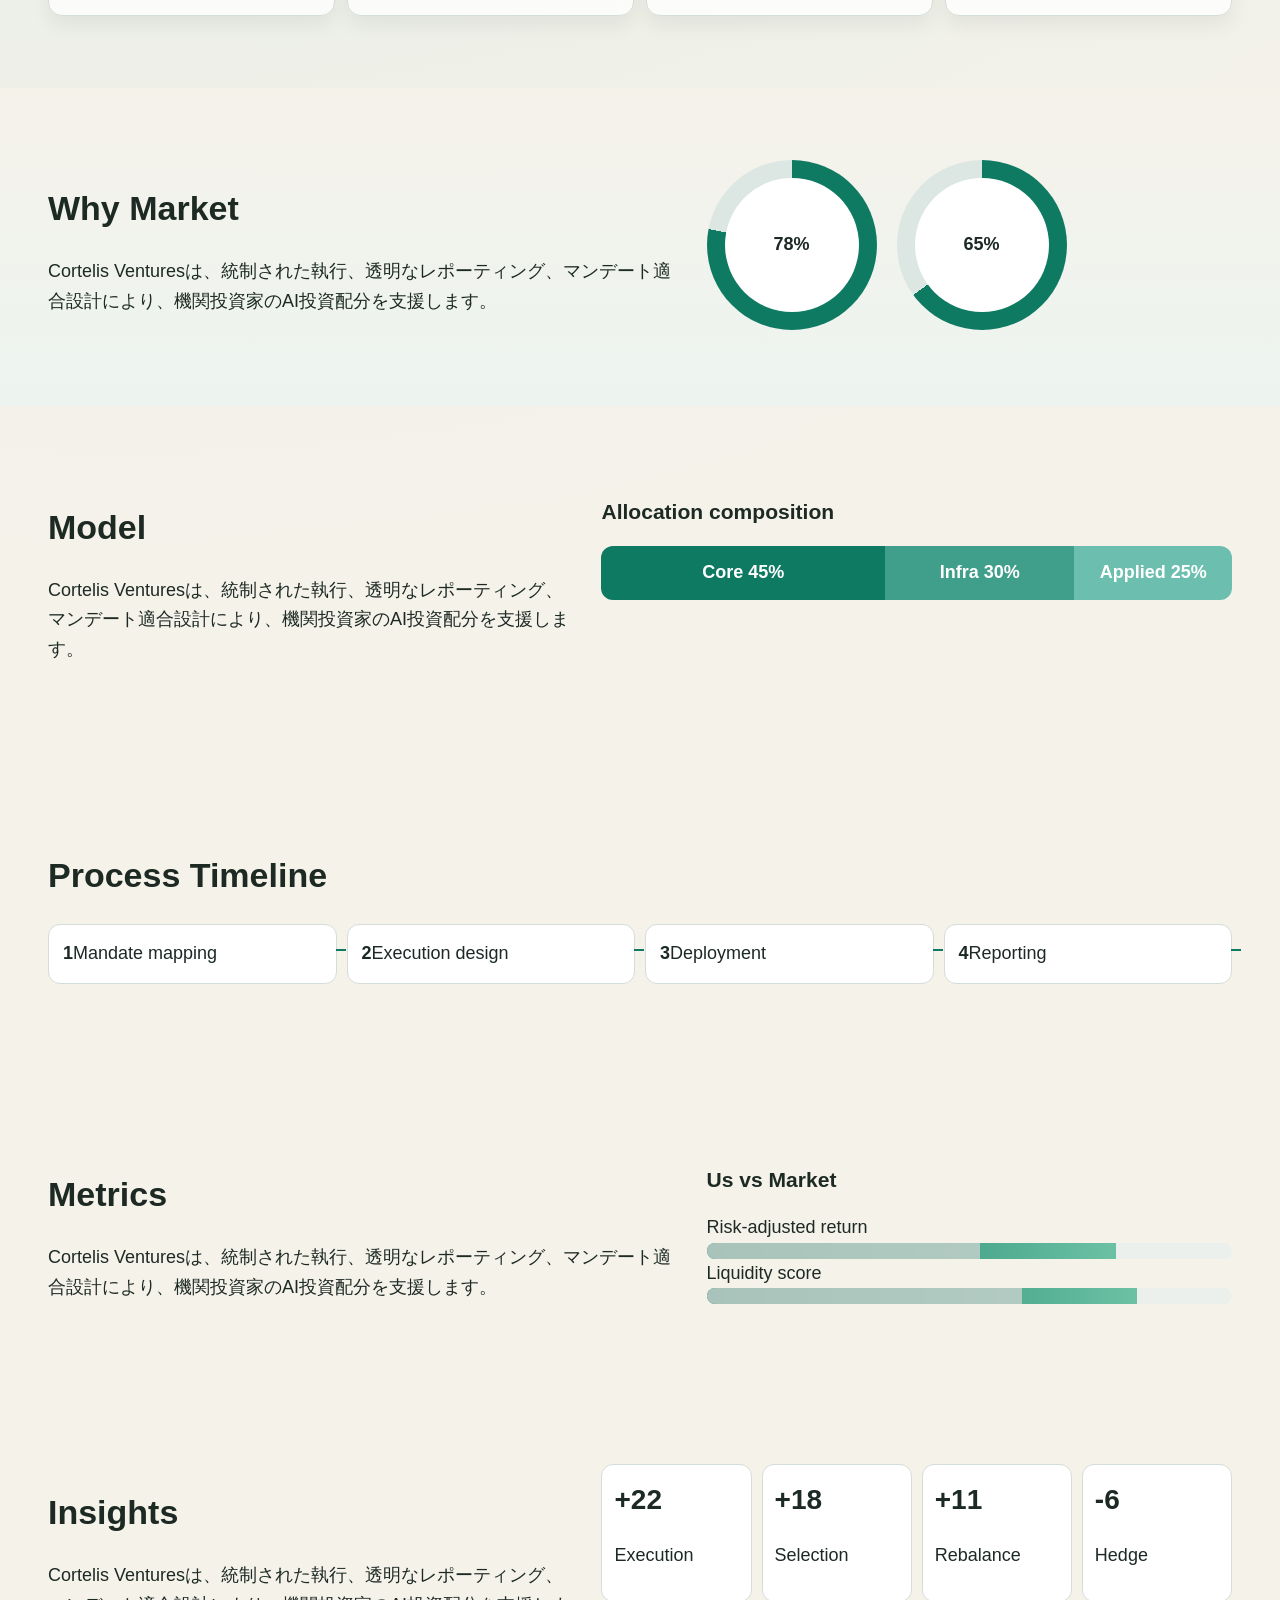
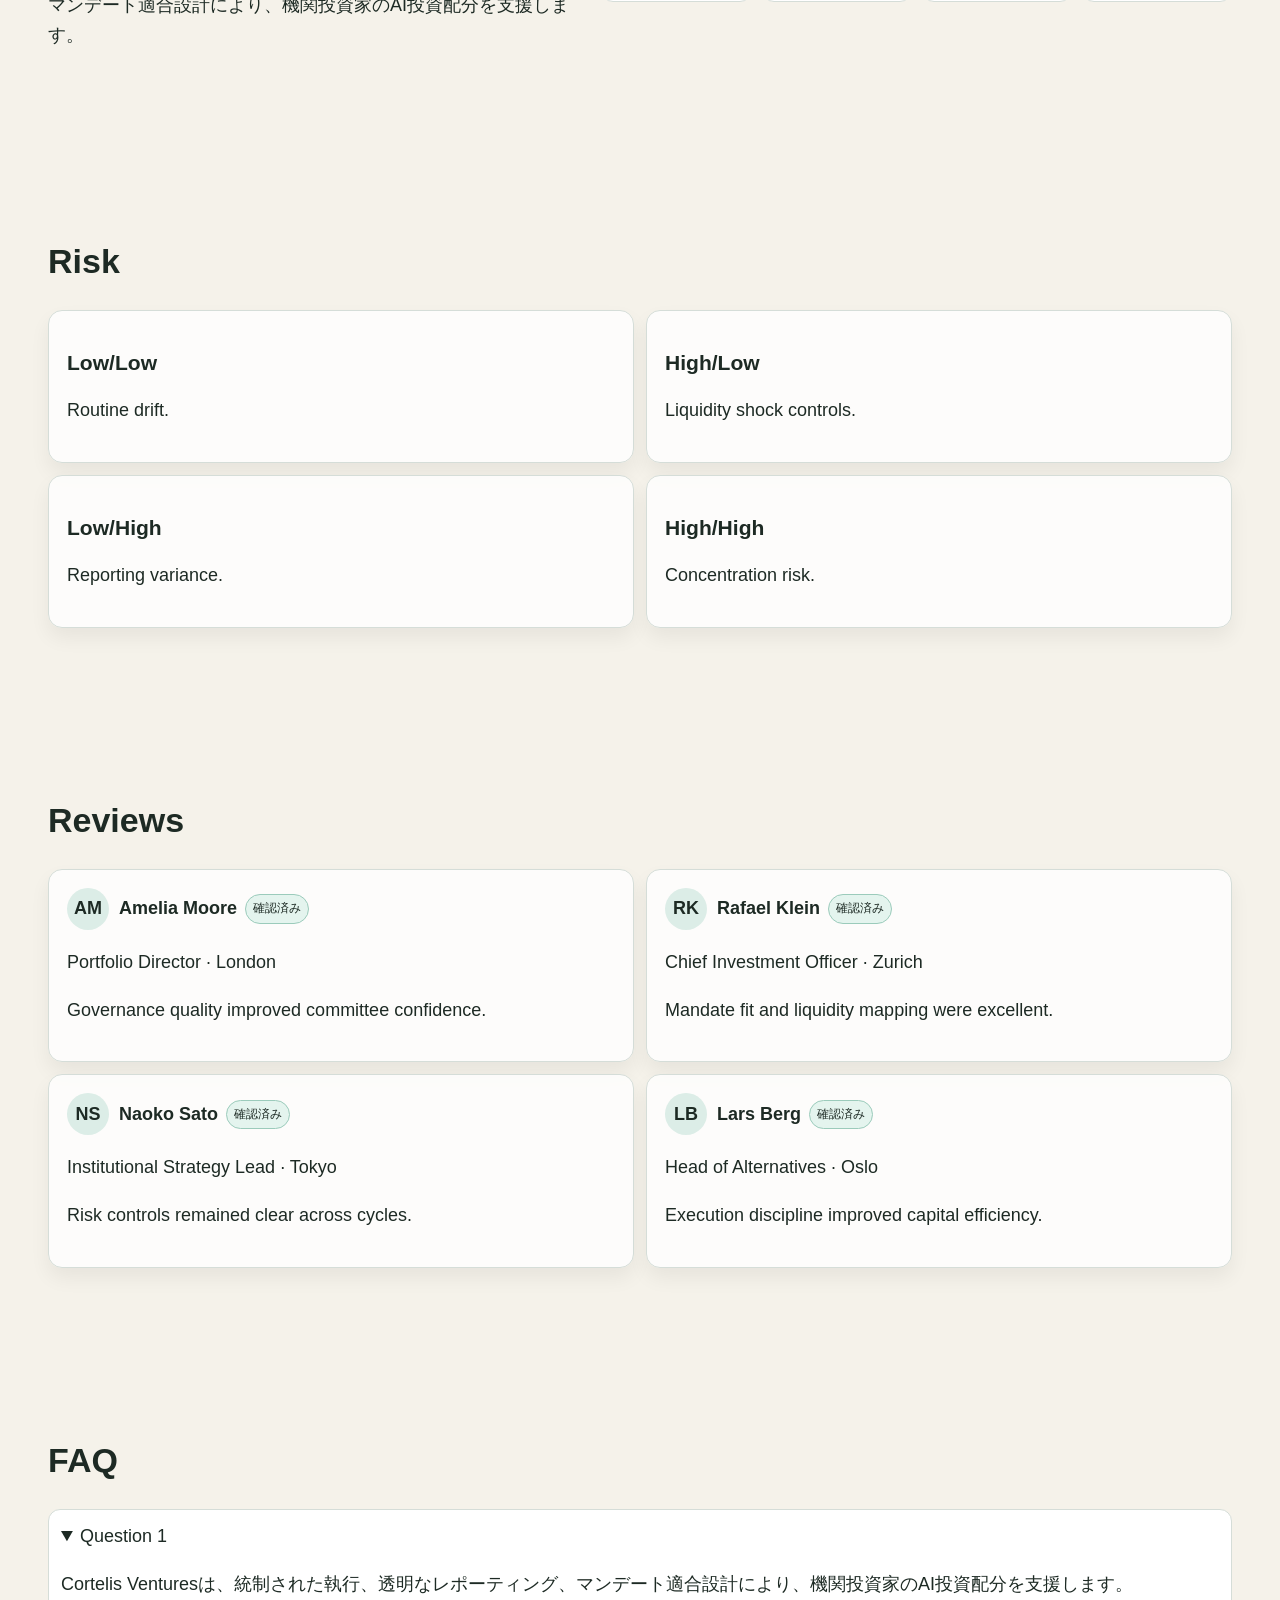
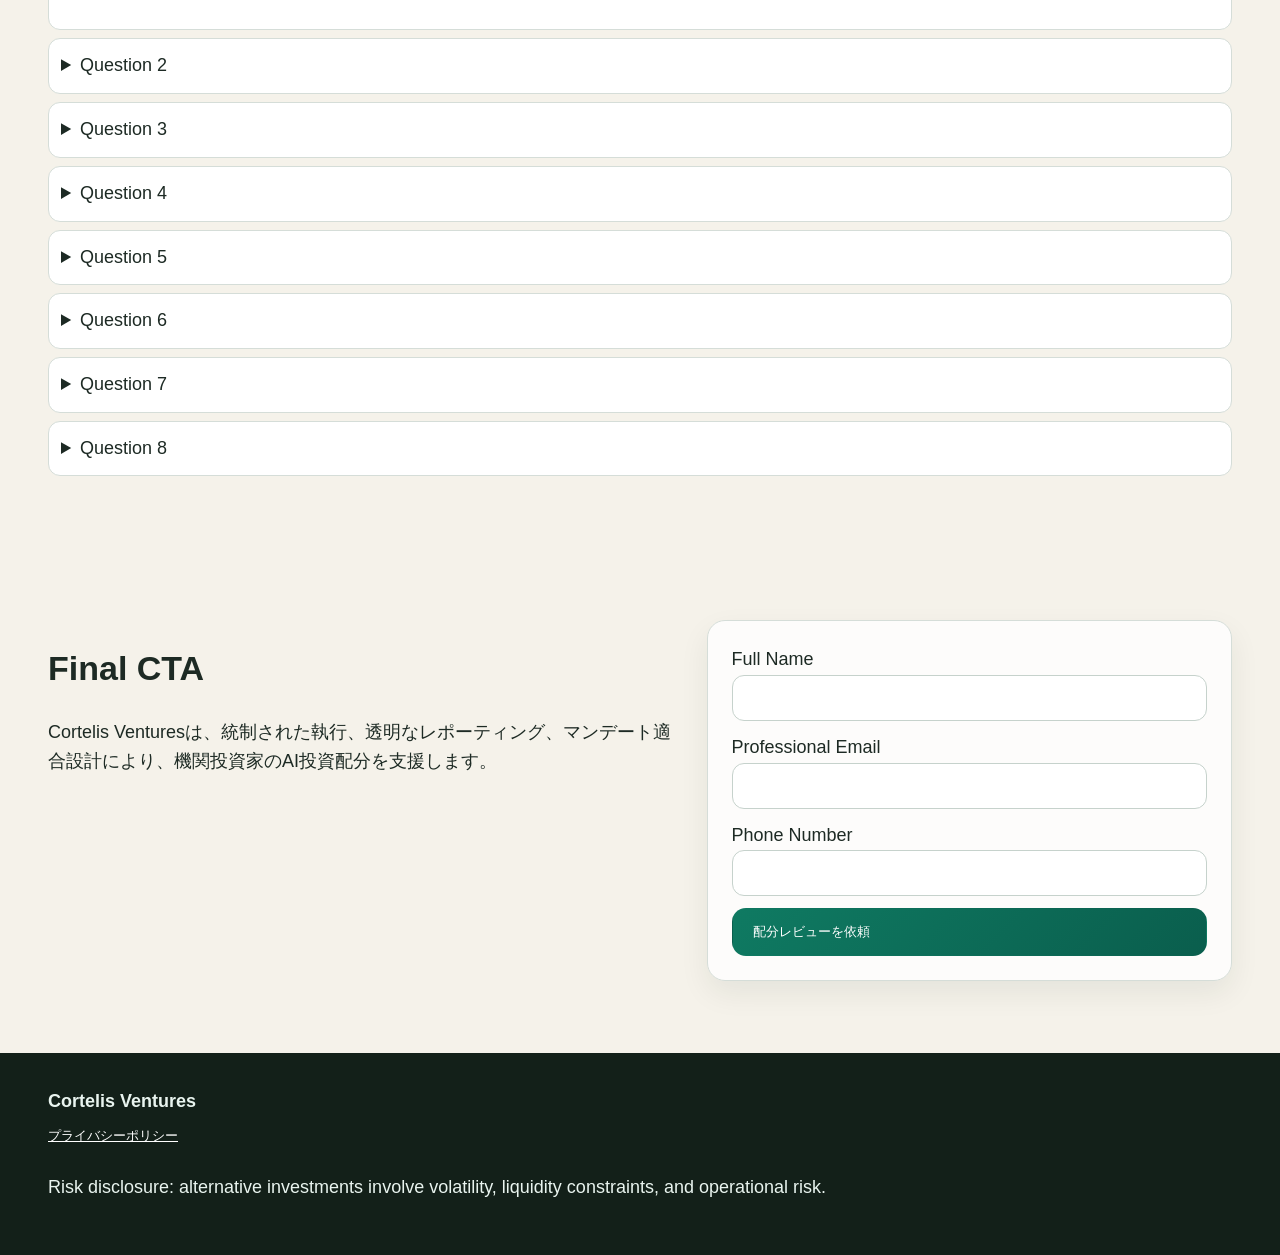
<file: jp/index.html>
<!doctype html><html lang="ja"><head><meta charset="utf-8"><meta name="viewport" content="width=device-width,initial-scale=1"><title>Cortelis Ventures 日本語</title><meta name="description" content="Cortelis Venturesは、統制された執行、透明なレポーティング、マンデート適合設計により、機関投資家のAI投資配分を支援します。"><link rel="canonical" href="https://cortelisventures.example/jp/"><link rel="stylesheet" href="../assets/style.css"><script type="application/ld+json">{"@context": "https://schema.org", "@graph": [{"@type": "Organization", "name": "Cortelis Ventures"}, {"@type": "WebSite", "name": "Cortelis Ventures"}, {"@type": "FAQPage", "mainEntity": [{"@type": "Question", "name": "Question 1", "acceptedAnswer": {"@type": "Answer", "text": "Cortelis Venturesは、統制された執行、透明なレポーティング、マンデート適合設計により、機関投資家のAI投資配分を支援します。"}}]}, {"@type": "Review", "author": {"@type": "Person", "name": "Amelia Moore"}, "reviewBody": "Governance quality improved committee confidence."}]}</script><meta property="og:title" content="Cortelis Ventures"><meta property="og:description" content="Cortelis Venturesは、統制された執行、透明なレポーティング、マンデート適合設計により、機関投資家のAI投資配分を支援します。"><meta name="twitter:card" content="summary_large_image"><link rel="alternate" hreflang="en" href="https://cortelisventures.example/"><link rel="alternate" hreflang="de" href="https://cortelisventures.example/de/"><link rel="alternate" hreflang="fr" href="https://cortelisventures.example/fr/"><link rel="alternate" hreflang="es" href="https://cortelisventures.example/es/"><link rel="alternate" hreflang="it" href="https://cortelisventures.example/it/"><link rel="alternate" hreflang="tr" href="https://cortelisventures.example/tr/"><link rel="alternate" hreflang="pt" href="https://cortelisventures.example/pt/"><link rel="alternate" hreflang="ja" href="https://cortelisventures.example/jp/"><link rel="alternate" hreflang="sk" href="https://cortelisventures.example/sk/"><link rel="alternate" hreflang="nl-BE" href="https://cortelisventures.example/be/"></head><body data-locale="ja-JP" data-currency="JPY">
<header class="site-header"><div class="container header-row"><div class="brand">Cortelis Ventures</div><nav class="main-nav"><a href="#strategy">Strategy</a><a href="#process">Process</a><a href="#metrics">Metrics</a><a href="#reviews">Reviews</a><a href="#faq">FAQ</a></nav><div class="header-actions"><div class="lang-wrap"><button class="lang-trigger" aria-expanded="false">日本語</button><div class="lang-menu"><div class="lang-item"><svg viewBox="0 0 24 16"><rect width="24" height="16" fill="#ca3e5a"/></svg><a href="../index.html">English</a></div><div class="lang-item"><svg viewBox="0 0 24 16"><rect width="24" height="16" fill="#88b8fc"/></svg><a href="../de/index.html">Deutsch</a></div><div class="lang-item"><svg viewBox="0 0 24 16"><rect width="24" height="16" fill="#5f1e40"/></svg><a href="../fr/index.html">Français</a></div><div class="lang-item"><svg viewBox="0 0 24 16"><rect width="24" height="16" fill="#433117"/></svg><a href="../es/index.html">Español</a></div><div class="lang-item"><svg viewBox="0 0 24 16"><rect width="24" height="16" fill="#77e9a6"/></svg><a href="../it/index.html">Italiano</a></div><div class="lang-item"><svg viewBox="0 0 24 16"><rect width="24" height="16" fill="#bfcedd"/></svg><a href="../tr/index.html">Türkçe</a></div><div class="lang-item"><svg viewBox="0 0 24 16"><rect width="24" height="16" fill="#0c06d9"/></svg><a href="../pt/index.html">Português</a></div><div class="lang-item"><svg viewBox="0 0 24 16"><rect width="24" height="16" fill="#856954"/></svg><a href="../jp/index.html">日本語</a></div><div class="lang-item"><svg viewBox="0 0 24 16"><rect width="24" height="16" fill="#356c89"/></svg><a href="../sk/index.html">Slovenčina</a></div><div class="lang-item"><svg viewBox="0 0 24 16"><rect width="24" height="16" fill="#5aa420"/></svg><a href="../be/index.html">Belgium</a></div></div></div><a class="btn primary" href="#lead-final">配分レビューを依頼</a><button class="burger" aria-label="menu">☰</button></div></div></header>
<div class="mobile-drawer" aria-hidden="true"><button class="drawer-close" aria-label="close">✕</button><nav><a href="#strategy">Strategy</a><a href="#process">Process</a><a href="#metrics">Metrics</a><a href="#reviews">Reviews</a><a href="#faq">FAQ</a></nav><div class="drawer-lang"><div class="lang-item"><svg viewBox="0 0 24 16"><rect width="24" height="16" fill="#ca3e5a"/></svg><a href="../index.html">English</a></div><div class="lang-item"><svg viewBox="0 0 24 16"><rect width="24" height="16" fill="#88b8fc"/></svg><a href="../de/index.html">Deutsch</a></div><div class="lang-item"><svg viewBox="0 0 24 16"><rect width="24" height="16" fill="#5f1e40"/></svg><a href="../fr/index.html">Français</a></div><div class="lang-item"><svg viewBox="0 0 24 16"><rect width="24" height="16" fill="#433117"/></svg><a href="../es/index.html">Español</a></div><div class="lang-item"><svg viewBox="0 0 24 16"><rect width="24" height="16" fill="#77e9a6"/></svg><a href="../it/index.html">Italiano</a></div><div class="lang-item"><svg viewBox="0 0 24 16"><rect width="24" height="16" fill="#bfcedd"/></svg><a href="../tr/index.html">Türkçe</a></div><div class="lang-item"><svg viewBox="0 0 24 16"><rect width="24" height="16" fill="#0c06d9"/></svg><a href="../pt/index.html">Português</a></div><div class="lang-item"><svg viewBox="0 0 24 16"><rect width="24" height="16" fill="#856954"/></svg><a href="../jp/index.html">日本語</a></div><div class="lang-item"><svg viewBox="0 0 24 16"><rect width="24" height="16" fill="#356c89"/></svg><a href="../sk/index.html">Slovenčina</a></div><div class="lang-item"><svg viewBox="0 0 24 16"><rect width="24" height="16" fill="#5aa420"/></svg><a href="../be/index.html">Belgium</a></div></div><a class="btn primary" href="#lead-final">配分レビューを依頼</a></div>
<main><section class="hero"><div class="container hero-grid"><div><p class="eyebrow">Cortelis Ventures · AI Investments</p><h1>機関資本向け人工知能投資</h1><p>Cortelis Venturesは、統制された執行、透明なレポーティング、マンデート適合設計により、機関投資家のAI投資配分を支援します。</p></div><form class="lead-form"><label>Full Name<input required></label><label>Professional Email<input type="email" required></label><label>Phone Number<input required></label><button class="btn primary">配分レビューを依頼</button></form></div></section>
<section class="calculator" id="strategy"><div class="container"><div class="calc-head"><h2>Institutional Allocation Calculator</h2><p>Monthly target corridor is 8%–15%.</p></div><div class="input-rail"><div><p class="small">Capital</p><div class="segmented"><button data-amount="10000"></button><button data-amount="50000"></button><button data-amount="150000" class="active"></button></div></div><div class="slider-wrap"><label>3–24 months</label><input id="months" type="range" min="3" max="24" value="12"><span class="month-pill">12 months</span></div></div><div class="result-grid"><article><h3>Low</h3><p class="out low"></p><span>illustrative corridor</span></article><article><h3>Base</h3><p class="out base"></p><span>illustrative corridor</span></article><article><h3>High</h3><p class="out high"></p><span>illustrative corridor</span></article></div><p class="annual">Annualized corridor reference: 80%–200%.</p><p class="disclaimer">Illustrative corridor only. Not a guarantee of future outcome. Governance and liquidity constraints apply.</p></div></section>
<section class="kpi"><div class="container"><h2>KPI Strip</h2><div class="kpi-strip"><article><p>Primary KPI</p><strong>94%</strong></article><article><p>Liquidity</p><strong>72h</strong></article><article><p>Governance</p><strong>12</strong></article><article><p>Efficiency</p><strong>1.8x</strong></article></div></div></section>
<section class="why"><div class="container two-col"><div><h2>Why Market</h2><p>Cortelis Venturesは、統制された執行、透明なレポーティング、マンデート適合設計により、機関投資家のAI投資配分を支援します。</p></div><div class="radial-wrap"><div class="radial" style="--p:78"><span>78%</span></div><div class="radial" style="--p:65"><span>65%</span></div></div></div></section>
<section class="model"><div class="container two-col reverse"><div><h2>Model</h2><p>Cortelis Venturesは、統制された執行、透明なレポーティング、マンデート適合設計により、機関投資家のAI投資配分を支援します。</p></div><div class="stack-bars"><h3>Allocation composition</h3><div class="bar"><span style="width:45%">Core 45%</span><span style="width:30%">Infra 30%</span><span style="width:25%">Applied 25%</span></div></div></div></section>
<section class="process" id="process"><div class="container"><h2>Process Timeline</h2><ol class="timeline"><li><strong>1</strong><span>Mandate mapping</span></li><li><strong>2</strong><span>Execution design</span></li><li><strong>3</strong><span>Deployment</span></li><li><strong>4</strong><span>Reporting</span></li></ol></div></section>
<section class="metrics" id="metrics"><div class="container two-col"><div><h2>Metrics</h2><p>Cortelis Venturesは、統制された執行、透明なレポーティング、マンデート適合設計により、機関投資家のAI投資配分を支援します。</p></div><div class="compare"><h3>Us vs Market</h3><div><label>Risk-adjusted return</label><div class="dual"><i style="width:78%"></i><b style="width:52%"></b></div></div><div><label>Liquidity score</label><div class="dual"><i style="width:82%"></i><b style="width:60%"></b></div></div></div></div></section>
<section class="insights"><div class="container two-col reverse"><div><h2>Insights</h2><p>Cortelis Venturesは、統制された執行、透明なレポーティング、マンデート適合設計により、機関投資家のAI投資配分を支援します。</p></div><div class="waterfall"><div><span>+22</span><p>Execution</p></div><div><span>+18</span><p>Selection</p></div><div><span>+11</span><p>Rebalance</p></div><div><span>-6</span><p>Hedge</p></div></div></div></section>
<section class="risk"><div class="container"><h2>Risk</h2><div class="risk-grid"><article><h3>Low/Low</h3><p>Routine drift.</p></article><article><h3>High/Low</h3><p>Liquidity shock controls.</p></article><article><h3>Low/High</h3><p>Reporting variance.</p></article><article><h3>High/High</h3><p>Concentration risk.</p></article></div></div></section>
<section class="reviews" id="reviews"><div class="container"><h2>Reviews</h2><div class="reviews-grid"><article class="review-card"><div class="review-head"><div class="avatar">AM</div><div class="identity"><strong>Amelia Moore</strong><span class="verified">確認済み</span></div></div><p class="role">Portfolio Director · London</p><p>Governance quality improved committee confidence.</p></article><article class="review-card"><div class="review-head"><div class="avatar">RK</div><div class="identity"><strong>Rafael Klein</strong><span class="verified">確認済み</span></div></div><p class="role">Chief Investment Officer · Zurich</p><p>Mandate fit and liquidity mapping were excellent.</p></article><article class="review-card"><div class="review-head"><div class="avatar">NS</div><div class="identity"><strong>Naoko Sato</strong><span class="verified">確認済み</span></div></div><p class="role">Institutional Strategy Lead · Tokyo</p><p>Risk controls remained clear across cycles.</p></article><article class="review-card"><div class="review-head"><div class="avatar">LB</div><div class="identity"><strong>Lars Berg</strong><span class="verified">確認済み</span></div></div><p class="role">Head of Alternatives · Oslo</p><p>Execution discipline improved capital efficiency.</p></article></div></div></section>
<section class="faq" id="faq"><div class="container"><h2>FAQ</h2><div class="faq-list"><details class="faq-item" open><summary>Question 1</summary><p>Cortelis Venturesは、統制された執行、透明なレポーティング、マンデート適合設計により、機関投資家のAI投資配分を支援します。</p></details><details class="faq-item" ><summary>Question 2</summary><p>Cortelis Venturesは、統制された執行、透明なレポーティング、マンデート適合設計により、機関投資家のAI投資配分を支援します。</p></details><details class="faq-item" ><summary>Question 3</summary><p>Cortelis Venturesは、統制された執行、透明なレポーティング、マンデート適合設計により、機関投資家のAI投資配分を支援します。</p></details><details class="faq-item" ><summary>Question 4</summary><p>Cortelis Venturesは、統制された執行、透明なレポーティング、マンデート適合設計により、機関投資家のAI投資配分を支援します。</p></details><details class="faq-item" ><summary>Question 5</summary><p>Cortelis Venturesは、統制された執行、透明なレポーティング、マンデート適合設計により、機関投資家のAI投資配分を支援します。</p></details><details class="faq-item" ><summary>Question 6</summary><p>Cortelis Venturesは、統制された執行、透明なレポーティング、マンデート適合設計により、機関投資家のAI投資配分を支援します。</p></details><details class="faq-item" ><summary>Question 7</summary><p>Cortelis Venturesは、統制された執行、透明なレポーティング、マンデート適合設計により、機関投資家のAI投資配分を支援します。</p></details><details class="faq-item" ><summary>Question 8</summary><p>Cortelis Venturesは、統制された執行、透明なレポーティング、マンデート適合設計により、機関投資家のAI投資配分を支援します。</p></details></div></div></section>
<section class="final-cta" id="lead-final"><div class="container two-col"><div><h2>Final CTA</h2><p>Cortelis Venturesは、統制された執行、透明なレポーティング、マンデート適合設計により、機関投資家のAI投資配分を支援します。</p></div><form class="lead-form"><label>Full Name<input required></label><label>Professional Email<input type="email" required></label><label>Phone Number<input required></label><button class="btn primary">配分レビューを依頼</button></form></div></section></main>
<footer><div class="container foot"><strong>Cortelis Ventures</strong><button class="privacy-link">プライバシーポリシー</button><p>Risk disclosure: alternative investments involve volatility, liquidity constraints, and operational risk.</p></div></footer>
<div class="modal" aria-hidden="true"><div class="modal-card" role="dialog" aria-modal="true"><button class="modal-x" aria-label="close">✕</button><h2>プライバシーポリシー</h2><div class="modal-content"><h3>Introduction</h3><p>Cortelis Venturesは、統制された執行、透明なレポーティング、マンデート適合設計により、機関投資家のAI投資配分を支援します。</p><h3>Data collection</h3><p>Cortelis Venturesは、統制された執行、透明なレポーティング、マンデート適合設計により、機関投資家のAI投資配分を支援します。</p><h3>Legal basis</h3><p>Cortelis Venturesは、統制された執行、透明なレポーティング、マンデート適合設計により、機関投資家のAI投資配分を支援します。</p><h3>Cookies</h3><p>Cortelis Venturesは、統制された執行、透明なレポーティング、マンデート適合設計により、機関投資家のAI投資配分を支援します。</p><h3>Retention</h3><p>Cortelis Venturesは、統制された執行、透明なレポーティング、マンデート適合設計により、機関投資家のAI投資配分を支援します。</p><h3>Third-party sharing</h3><p>Cortelis Venturesは、統制された執行、透明なレポーティング、マンデート適合設計により、機関投資家のAI投資配分を支援します。</p><h3>Security</h3><p>Cortelis Venturesは、統制された執行、透明なレポーティング、マンデート適合設計により、機関投資家のAI投資配分を支援します。</p><h3>User rights</h3><p>Cortelis Venturesは、統制された執行、透明なレポーティング、マンデート適合設計により、機関投資家のAI投資配分を支援します。</p><h3>International transfers</h3><p>Cortelis Venturesは、統制された執行、透明なレポーティング、マンデート適合設計により、機関投資家のAI投資配分を支援します。</p><h3>Industry risk disclosure</h3><p>Cortelis Venturesは、統制された執行、透明なレポーティング、マンデート適合設計により、機関投資家のAI投資配分を支援します。</p><h3>Contact</h3><p>compliance@cortelisventures.example</p></div><div class="modal-foot"><button class="btn secondary close-modal">閉じる</button></div></div></div>
<script defer src="../assets/app.js"></script></body></html>
</file>
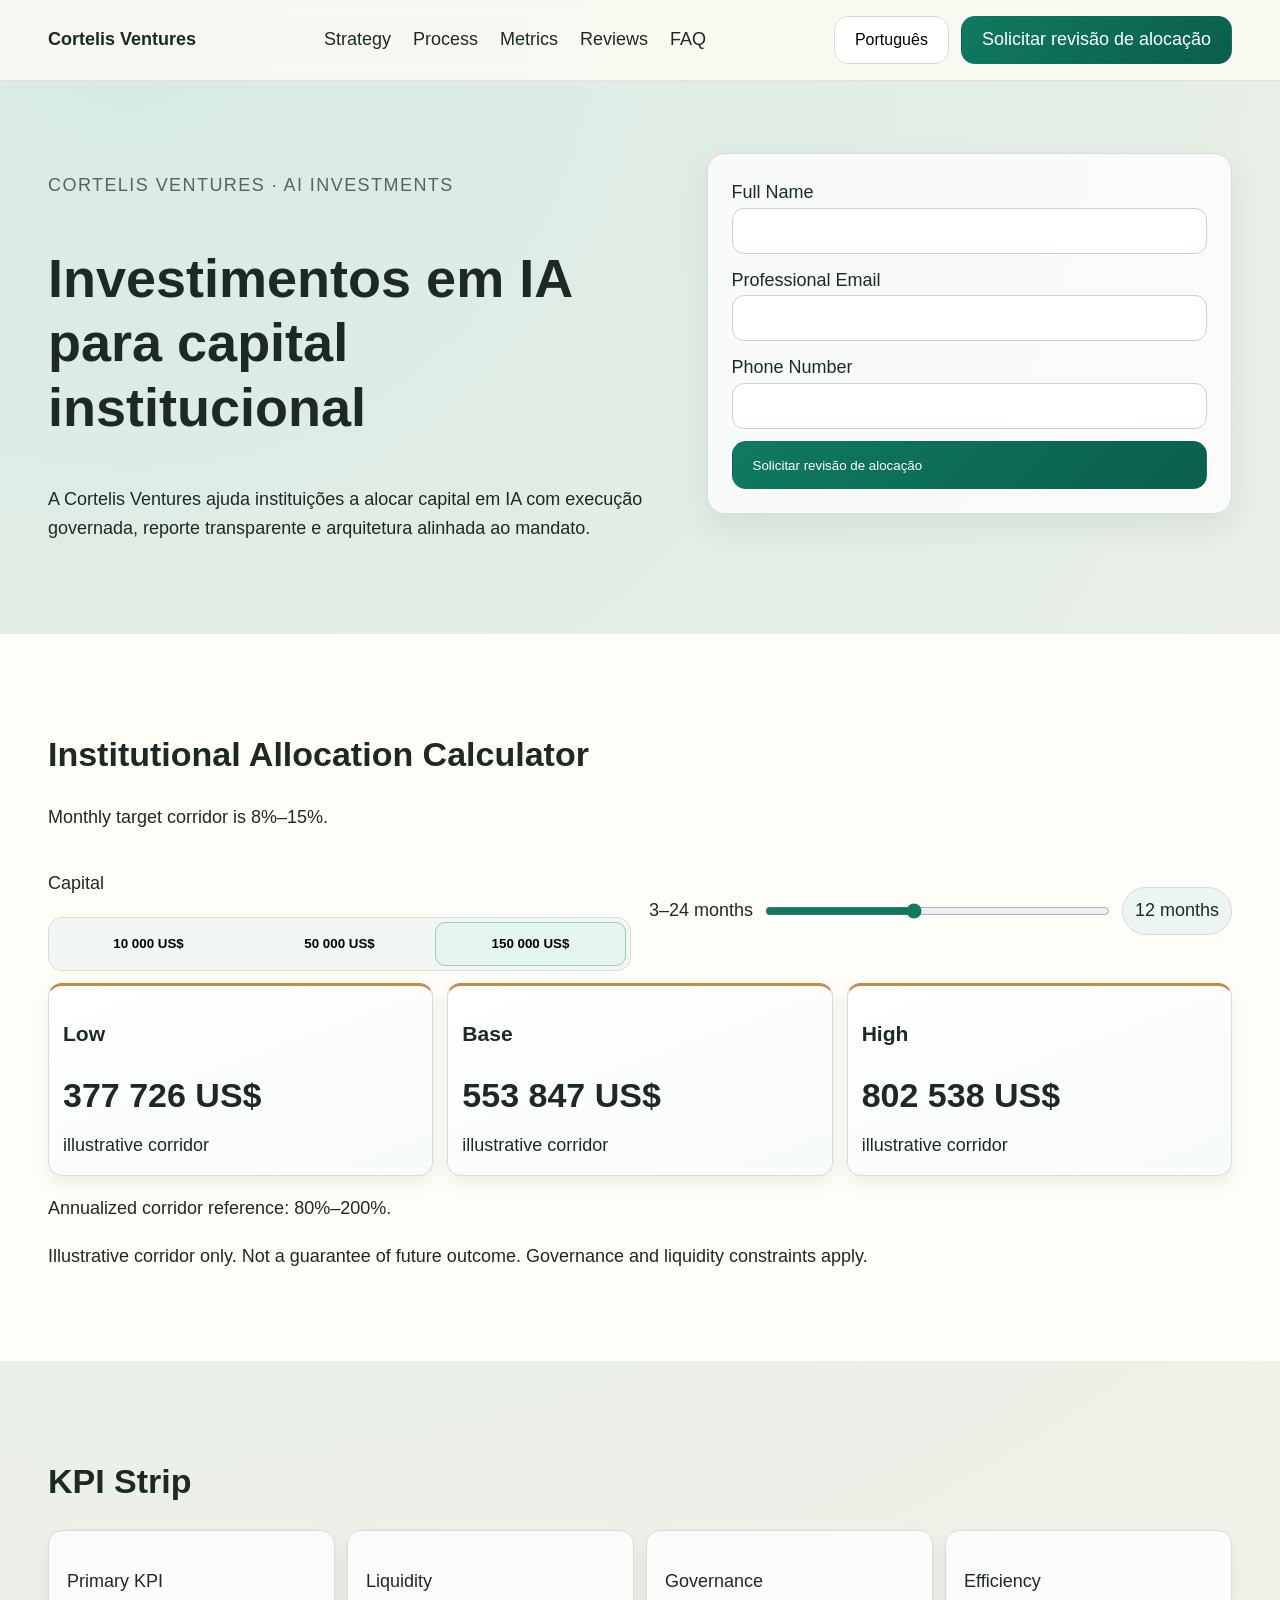
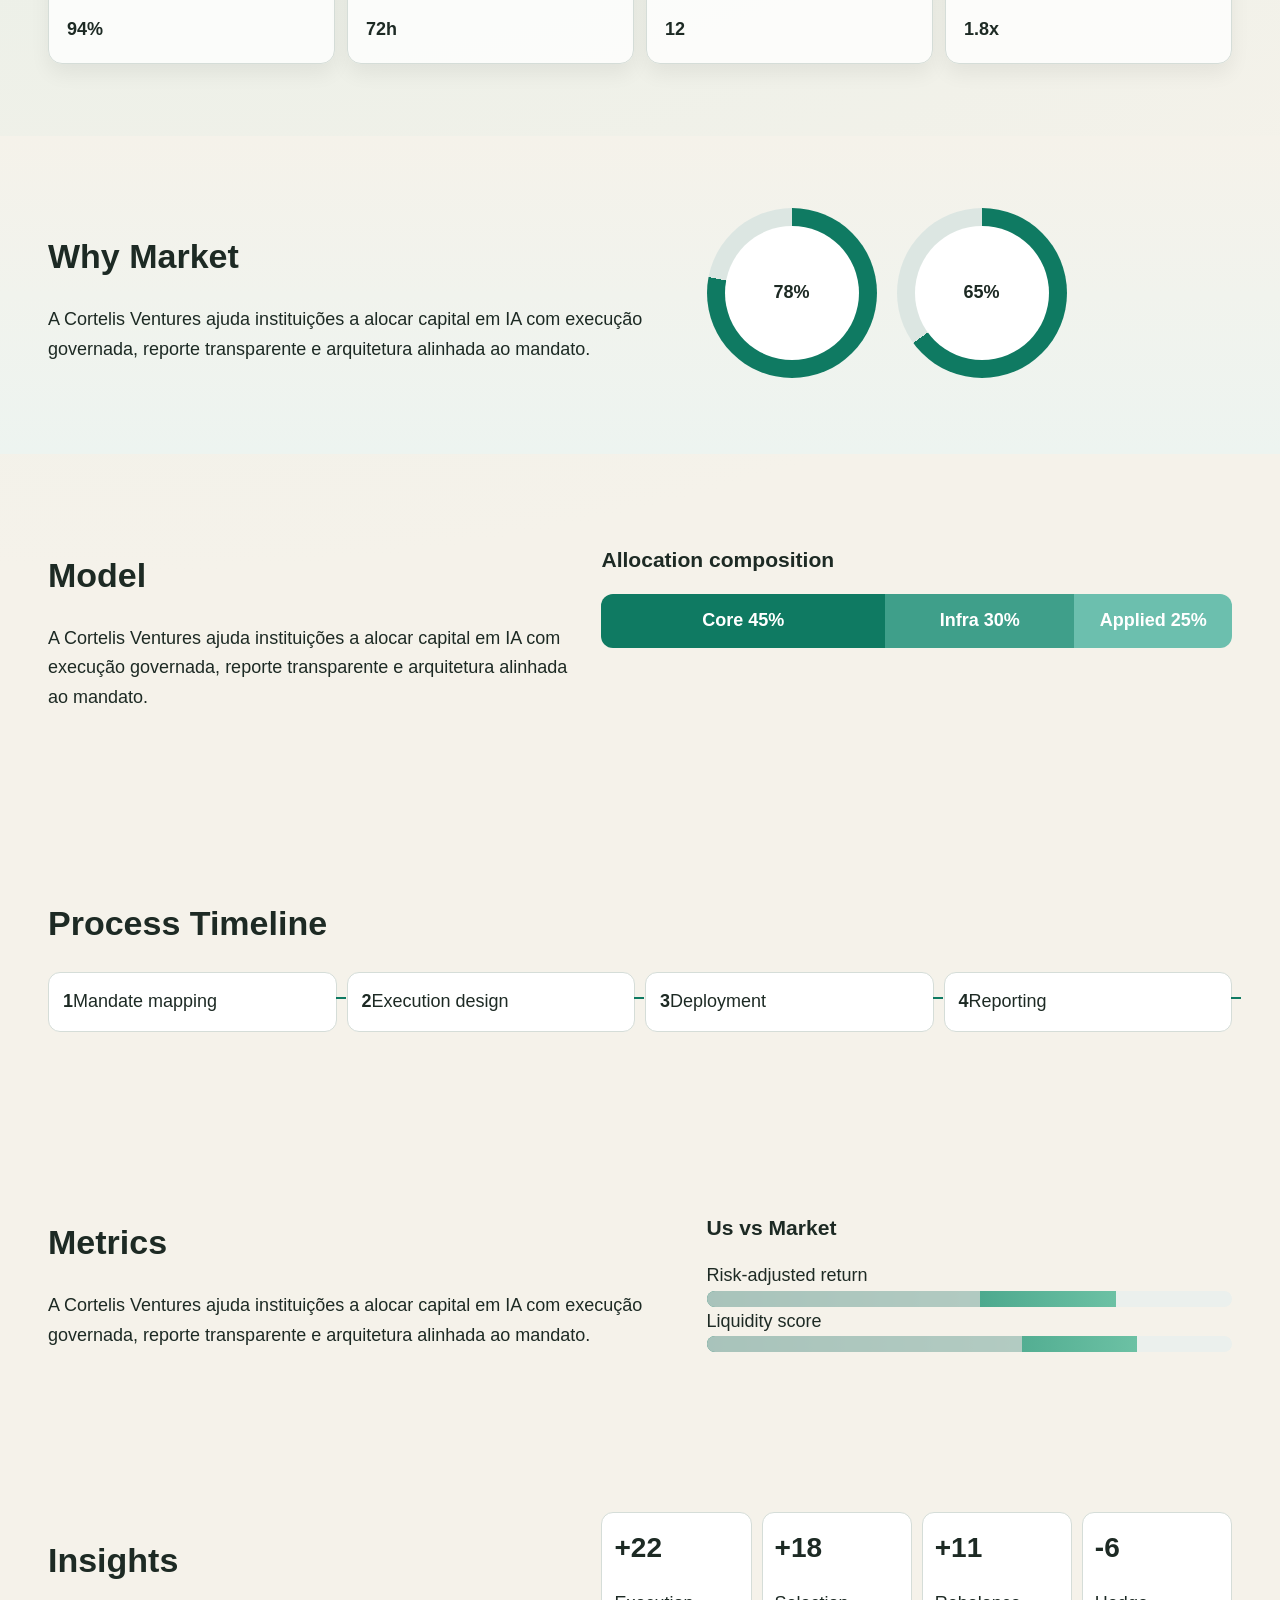
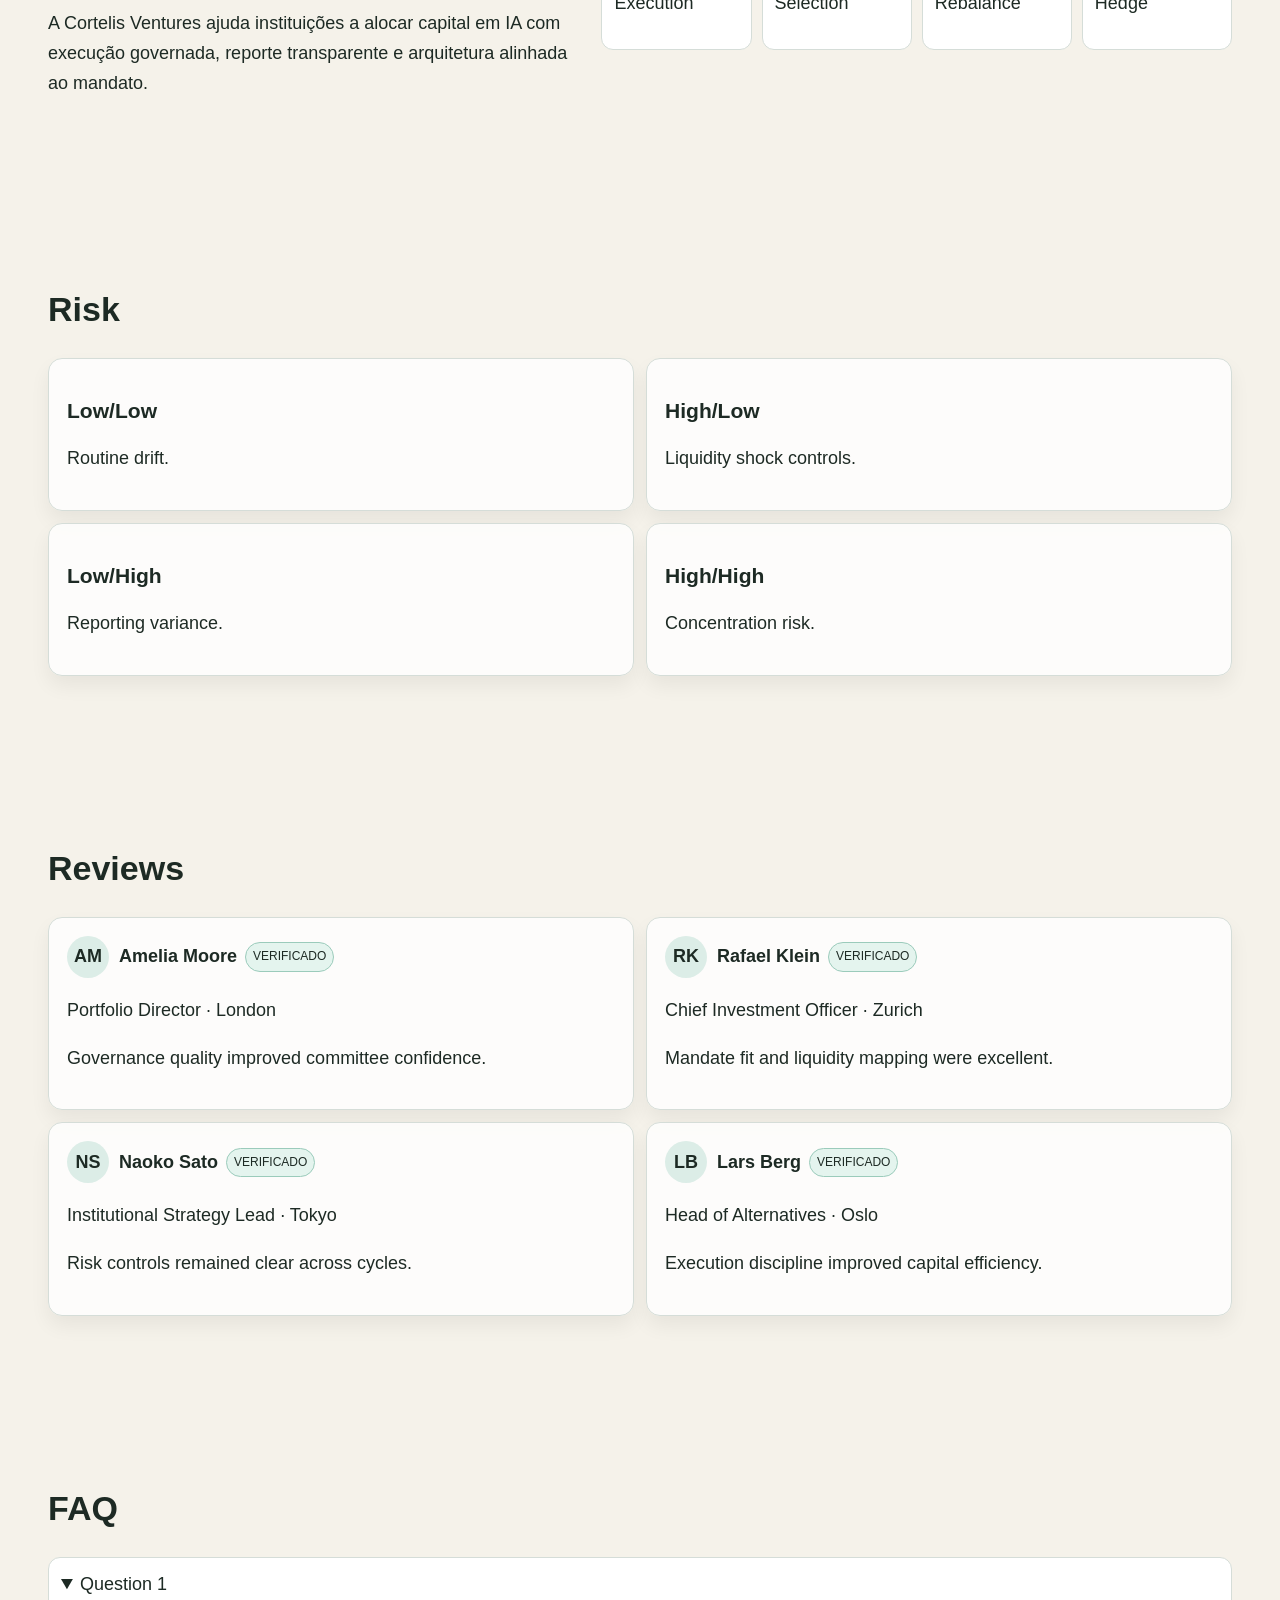
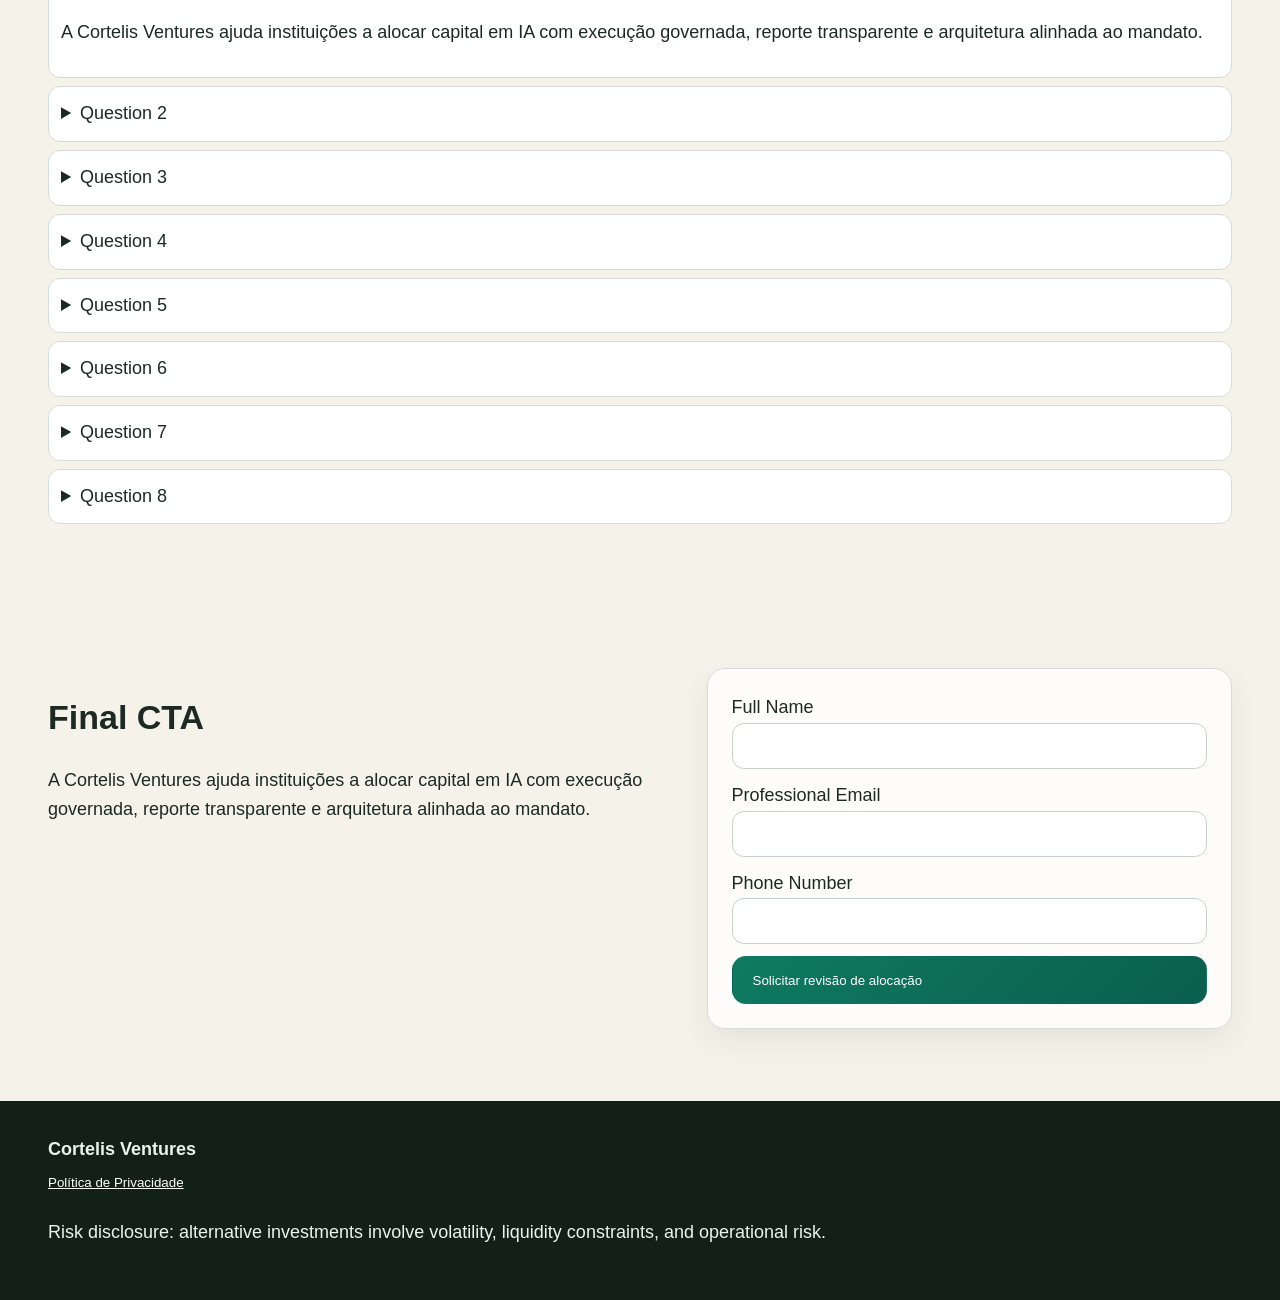
<file: pt/index.html>
<!doctype html><html lang="pt"><head><meta charset="utf-8"><meta name="viewport" content="width=device-width,initial-scale=1"><title>Cortelis Ventures Português</title><meta name="description" content="A Cortelis Ventures ajuda instituições a alocar capital em IA com execução governada, reporte transparente e arquitetura alinhada ao mandato."><link rel="canonical" href="https://cortelisventures.example/pt/"><link rel="stylesheet" href="../assets/style.css"><script type="application/ld+json">{"@context": "https://schema.org", "@graph": [{"@type": "Organization", "name": "Cortelis Ventures"}, {"@type": "WebSite", "name": "Cortelis Ventures"}, {"@type": "FAQPage", "mainEntity": [{"@type": "Question", "name": "Question 1", "acceptedAnswer": {"@type": "Answer", "text": "A Cortelis Ventures ajuda instituições a alocar capital em IA com execução governada, reporte transparente e arquitetura alinhada ao mandato."}}]}, {"@type": "Review", "author": {"@type": "Person", "name": "Amelia Moore"}, "reviewBody": "Governance quality improved committee confidence."}]}</script><meta property="og:title" content="Cortelis Ventures"><meta property="og:description" content="A Cortelis Ventures ajuda instituições a alocar capital em IA com execução governada, reporte transparente e arquitetura alinhada ao mandato."><meta name="twitter:card" content="summary_large_image"><link rel="alternate" hreflang="en" href="https://cortelisventures.example/"><link rel="alternate" hreflang="de" href="https://cortelisventures.example/de/"><link rel="alternate" hreflang="fr" href="https://cortelisventures.example/fr/"><link rel="alternate" hreflang="es" href="https://cortelisventures.example/es/"><link rel="alternate" hreflang="it" href="https://cortelisventures.example/it/"><link rel="alternate" hreflang="tr" href="https://cortelisventures.example/tr/"><link rel="alternate" hreflang="pt" href="https://cortelisventures.example/pt/"><link rel="alternate" hreflang="ja" href="https://cortelisventures.example/jp/"><link rel="alternate" hreflang="sk" href="https://cortelisventures.example/sk/"><link rel="alternate" hreflang="nl-BE" href="https://cortelisventures.example/be/"></head><body data-locale="pt-PT" data-currency="USD">
<header class="site-header"><div class="container header-row"><div class="brand">Cortelis Ventures</div><nav class="main-nav"><a href="#strategy">Strategy</a><a href="#process">Process</a><a href="#metrics">Metrics</a><a href="#reviews">Reviews</a><a href="#faq">FAQ</a></nav><div class="header-actions"><div class="lang-wrap"><button class="lang-trigger" aria-expanded="false">Português</button><div class="lang-menu"><div class="lang-item"><svg viewBox="0 0 24 16"><rect width="24" height="16" fill="#ca3e5a"/></svg><a href="../index.html">English</a></div><div class="lang-item"><svg viewBox="0 0 24 16"><rect width="24" height="16" fill="#88b8fc"/></svg><a href="../de/index.html">Deutsch</a></div><div class="lang-item"><svg viewBox="0 0 24 16"><rect width="24" height="16" fill="#5f1e40"/></svg><a href="../fr/index.html">Français</a></div><div class="lang-item"><svg viewBox="0 0 24 16"><rect width="24" height="16" fill="#433117"/></svg><a href="../es/index.html">Español</a></div><div class="lang-item"><svg viewBox="0 0 24 16"><rect width="24" height="16" fill="#77e9a6"/></svg><a href="../it/index.html">Italiano</a></div><div class="lang-item"><svg viewBox="0 0 24 16"><rect width="24" height="16" fill="#bfcedd"/></svg><a href="../tr/index.html">Türkçe</a></div><div class="lang-item"><svg viewBox="0 0 24 16"><rect width="24" height="16" fill="#0c06d9"/></svg><a href="../pt/index.html">Português</a></div><div class="lang-item"><svg viewBox="0 0 24 16"><rect width="24" height="16" fill="#856954"/></svg><a href="../jp/index.html">日本語</a></div><div class="lang-item"><svg viewBox="0 0 24 16"><rect width="24" height="16" fill="#356c89"/></svg><a href="../sk/index.html">Slovenčina</a></div><div class="lang-item"><svg viewBox="0 0 24 16"><rect width="24" height="16" fill="#5aa420"/></svg><a href="../be/index.html">Belgium</a></div></div></div><a class="btn primary" href="#lead-final">Solicitar revisão de alocação</a><button class="burger" aria-label="menu">☰</button></div></div></header>
<div class="mobile-drawer" aria-hidden="true"><button class="drawer-close" aria-label="close">✕</button><nav><a href="#strategy">Strategy</a><a href="#process">Process</a><a href="#metrics">Metrics</a><a href="#reviews">Reviews</a><a href="#faq">FAQ</a></nav><div class="drawer-lang"><div class="lang-item"><svg viewBox="0 0 24 16"><rect width="24" height="16" fill="#ca3e5a"/></svg><a href="../index.html">English</a></div><div class="lang-item"><svg viewBox="0 0 24 16"><rect width="24" height="16" fill="#88b8fc"/></svg><a href="../de/index.html">Deutsch</a></div><div class="lang-item"><svg viewBox="0 0 24 16"><rect width="24" height="16" fill="#5f1e40"/></svg><a href="../fr/index.html">Français</a></div><div class="lang-item"><svg viewBox="0 0 24 16"><rect width="24" height="16" fill="#433117"/></svg><a href="../es/index.html">Español</a></div><div class="lang-item"><svg viewBox="0 0 24 16"><rect width="24" height="16" fill="#77e9a6"/></svg><a href="../it/index.html">Italiano</a></div><div class="lang-item"><svg viewBox="0 0 24 16"><rect width="24" height="16" fill="#bfcedd"/></svg><a href="../tr/index.html">Türkçe</a></div><div class="lang-item"><svg viewBox="0 0 24 16"><rect width="24" height="16" fill="#0c06d9"/></svg><a href="../pt/index.html">Português</a></div><div class="lang-item"><svg viewBox="0 0 24 16"><rect width="24" height="16" fill="#856954"/></svg><a href="../jp/index.html">日本語</a></div><div class="lang-item"><svg viewBox="0 0 24 16"><rect width="24" height="16" fill="#356c89"/></svg><a href="../sk/index.html">Slovenčina</a></div><div class="lang-item"><svg viewBox="0 0 24 16"><rect width="24" height="16" fill="#5aa420"/></svg><a href="../be/index.html">Belgium</a></div></div><a class="btn primary" href="#lead-final">Solicitar revisão de alocação</a></div>
<main><section class="hero"><div class="container hero-grid"><div><p class="eyebrow">Cortelis Ventures · AI Investments</p><h1>Investimentos em IA para capital institucional</h1><p>A Cortelis Ventures ajuda instituições a alocar capital em IA com execução governada, reporte transparente e arquitetura alinhada ao mandato.</p></div><form class="lead-form"><label>Full Name<input required></label><label>Professional Email<input type="email" required></label><label>Phone Number<input required></label><button class="btn primary">Solicitar revisão de alocação</button></form></div></section>
<section class="calculator" id="strategy"><div class="container"><div class="calc-head"><h2>Institutional Allocation Calculator</h2><p>Monthly target corridor is 8%–15%.</p></div><div class="input-rail"><div><p class="small">Capital</p><div class="segmented"><button data-amount="10000"></button><button data-amount="50000"></button><button data-amount="150000" class="active"></button></div></div><div class="slider-wrap"><label>3–24 months</label><input id="months" type="range" min="3" max="24" value="12"><span class="month-pill">12 months</span></div></div><div class="result-grid"><article><h3>Low</h3><p class="out low"></p><span>illustrative corridor</span></article><article><h3>Base</h3><p class="out base"></p><span>illustrative corridor</span></article><article><h3>High</h3><p class="out high"></p><span>illustrative corridor</span></article></div><p class="annual">Annualized corridor reference: 80%–200%.</p><p class="disclaimer">Illustrative corridor only. Not a guarantee of future outcome. Governance and liquidity constraints apply.</p></div></section>
<section class="kpi"><div class="container"><h2>KPI Strip</h2><div class="kpi-strip"><article><p>Primary KPI</p><strong>94%</strong></article><article><p>Liquidity</p><strong>72h</strong></article><article><p>Governance</p><strong>12</strong></article><article><p>Efficiency</p><strong>1.8x</strong></article></div></div></section>
<section class="why"><div class="container two-col"><div><h2>Why Market</h2><p>A Cortelis Ventures ajuda instituições a alocar capital em IA com execução governada, reporte transparente e arquitetura alinhada ao mandato.</p></div><div class="radial-wrap"><div class="radial" style="--p:78"><span>78%</span></div><div class="radial" style="--p:65"><span>65%</span></div></div></div></section>
<section class="model"><div class="container two-col reverse"><div><h2>Model</h2><p>A Cortelis Ventures ajuda instituições a alocar capital em IA com execução governada, reporte transparente e arquitetura alinhada ao mandato.</p></div><div class="stack-bars"><h3>Allocation composition</h3><div class="bar"><span style="width:45%">Core 45%</span><span style="width:30%">Infra 30%</span><span style="width:25%">Applied 25%</span></div></div></div></section>
<section class="process" id="process"><div class="container"><h2>Process Timeline</h2><ol class="timeline"><li><strong>1</strong><span>Mandate mapping</span></li><li><strong>2</strong><span>Execution design</span></li><li><strong>3</strong><span>Deployment</span></li><li><strong>4</strong><span>Reporting</span></li></ol></div></section>
<section class="metrics" id="metrics"><div class="container two-col"><div><h2>Metrics</h2><p>A Cortelis Ventures ajuda instituições a alocar capital em IA com execução governada, reporte transparente e arquitetura alinhada ao mandato.</p></div><div class="compare"><h3>Us vs Market</h3><div><label>Risk-adjusted return</label><div class="dual"><i style="width:78%"></i><b style="width:52%"></b></div></div><div><label>Liquidity score</label><div class="dual"><i style="width:82%"></i><b style="width:60%"></b></div></div></div></div></section>
<section class="insights"><div class="container two-col reverse"><div><h2>Insights</h2><p>A Cortelis Ventures ajuda instituições a alocar capital em IA com execução governada, reporte transparente e arquitetura alinhada ao mandato.</p></div><div class="waterfall"><div><span>+22</span><p>Execution</p></div><div><span>+18</span><p>Selection</p></div><div><span>+11</span><p>Rebalance</p></div><div><span>-6</span><p>Hedge</p></div></div></div></section>
<section class="risk"><div class="container"><h2>Risk</h2><div class="risk-grid"><article><h3>Low/Low</h3><p>Routine drift.</p></article><article><h3>High/Low</h3><p>Liquidity shock controls.</p></article><article><h3>Low/High</h3><p>Reporting variance.</p></article><article><h3>High/High</h3><p>Concentration risk.</p></article></div></div></section>
<section class="reviews" id="reviews"><div class="container"><h2>Reviews</h2><div class="reviews-grid"><article class="review-card"><div class="review-head"><div class="avatar">AM</div><div class="identity"><strong>Amelia Moore</strong><span class="verified">VERIFICADO</span></div></div><p class="role">Portfolio Director · London</p><p>Governance quality improved committee confidence.</p></article><article class="review-card"><div class="review-head"><div class="avatar">RK</div><div class="identity"><strong>Rafael Klein</strong><span class="verified">VERIFICADO</span></div></div><p class="role">Chief Investment Officer · Zurich</p><p>Mandate fit and liquidity mapping were excellent.</p></article><article class="review-card"><div class="review-head"><div class="avatar">NS</div><div class="identity"><strong>Naoko Sato</strong><span class="verified">VERIFICADO</span></div></div><p class="role">Institutional Strategy Lead · Tokyo</p><p>Risk controls remained clear across cycles.</p></article><article class="review-card"><div class="review-head"><div class="avatar">LB</div><div class="identity"><strong>Lars Berg</strong><span class="verified">VERIFICADO</span></div></div><p class="role">Head of Alternatives · Oslo</p><p>Execution discipline improved capital efficiency.</p></article></div></div></section>
<section class="faq" id="faq"><div class="container"><h2>FAQ</h2><div class="faq-list"><details class="faq-item" open><summary>Question 1</summary><p>A Cortelis Ventures ajuda instituições a alocar capital em IA com execução governada, reporte transparente e arquitetura alinhada ao mandato.</p></details><details class="faq-item" ><summary>Question 2</summary><p>A Cortelis Ventures ajuda instituições a alocar capital em IA com execução governada, reporte transparente e arquitetura alinhada ao mandato.</p></details><details class="faq-item" ><summary>Question 3</summary><p>A Cortelis Ventures ajuda instituições a alocar capital em IA com execução governada, reporte transparente e arquitetura alinhada ao mandato.</p></details><details class="faq-item" ><summary>Question 4</summary><p>A Cortelis Ventures ajuda instituições a alocar capital em IA com execução governada, reporte transparente e arquitetura alinhada ao mandato.</p></details><details class="faq-item" ><summary>Question 5</summary><p>A Cortelis Ventures ajuda instituições a alocar capital em IA com execução governada, reporte transparente e arquitetura alinhada ao mandato.</p></details><details class="faq-item" ><summary>Question 6</summary><p>A Cortelis Ventures ajuda instituições a alocar capital em IA com execução governada, reporte transparente e arquitetura alinhada ao mandato.</p></details><details class="faq-item" ><summary>Question 7</summary><p>A Cortelis Ventures ajuda instituições a alocar capital em IA com execução governada, reporte transparente e arquitetura alinhada ao mandato.</p></details><details class="faq-item" ><summary>Question 8</summary><p>A Cortelis Ventures ajuda instituições a alocar capital em IA com execução governada, reporte transparente e arquitetura alinhada ao mandato.</p></details></div></div></section>
<section class="final-cta" id="lead-final"><div class="container two-col"><div><h2>Final CTA</h2><p>A Cortelis Ventures ajuda instituições a alocar capital em IA com execução governada, reporte transparente e arquitetura alinhada ao mandato.</p></div><form class="lead-form"><label>Full Name<input required></label><label>Professional Email<input type="email" required></label><label>Phone Number<input required></label><button class="btn primary">Solicitar revisão de alocação</button></form></div></section></main>
<footer><div class="container foot"><strong>Cortelis Ventures</strong><button class="privacy-link">Política de Privacidade</button><p>Risk disclosure: alternative investments involve volatility, liquidity constraints, and operational risk.</p></div></footer>
<div class="modal" aria-hidden="true"><div class="modal-card" role="dialog" aria-modal="true"><button class="modal-x" aria-label="close">✕</button><h2>Política de Privacidade</h2><div class="modal-content"><h3>Introduction</h3><p>A Cortelis Ventures ajuda instituições a alocar capital em IA com execução governada, reporte transparente e arquitetura alinhada ao mandato.</p><h3>Data collection</h3><p>A Cortelis Ventures ajuda instituições a alocar capital em IA com execução governada, reporte transparente e arquitetura alinhada ao mandato.</p><h3>Legal basis</h3><p>A Cortelis Ventures ajuda instituições a alocar capital em IA com execução governada, reporte transparente e arquitetura alinhada ao mandato.</p><h3>Cookies</h3><p>A Cortelis Ventures ajuda instituições a alocar capital em IA com execução governada, reporte transparente e arquitetura alinhada ao mandato.</p><h3>Retention</h3><p>A Cortelis Ventures ajuda instituições a alocar capital em IA com execução governada, reporte transparente e arquitetura alinhada ao mandato.</p><h3>Third-party sharing</h3><p>A Cortelis Ventures ajuda instituições a alocar capital em IA com execução governada, reporte transparente e arquitetura alinhada ao mandato.</p><h3>Security</h3><p>A Cortelis Ventures ajuda instituições a alocar capital em IA com execução governada, reporte transparente e arquitetura alinhada ao mandato.</p><h3>User rights</h3><p>A Cortelis Ventures ajuda instituições a alocar capital em IA com execução governada, reporte transparente e arquitetura alinhada ao mandato.</p><h3>International transfers</h3><p>A Cortelis Ventures ajuda instituições a alocar capital em IA com execução governada, reporte transparente e arquitetura alinhada ao mandato.</p><h3>Industry risk disclosure</h3><p>A Cortelis Ventures ajuda instituições a alocar capital em IA com execução governada, reporte transparente e arquitetura alinhada ao mandato.</p><h3>Contact</h3><p>compliance@cortelisventures.example</p></div><div class="modal-foot"><button class="btn secondary close-modal">Fechar</button></div></div></div>
<script defer src="../assets/app.js"></script></body></html>
</file>
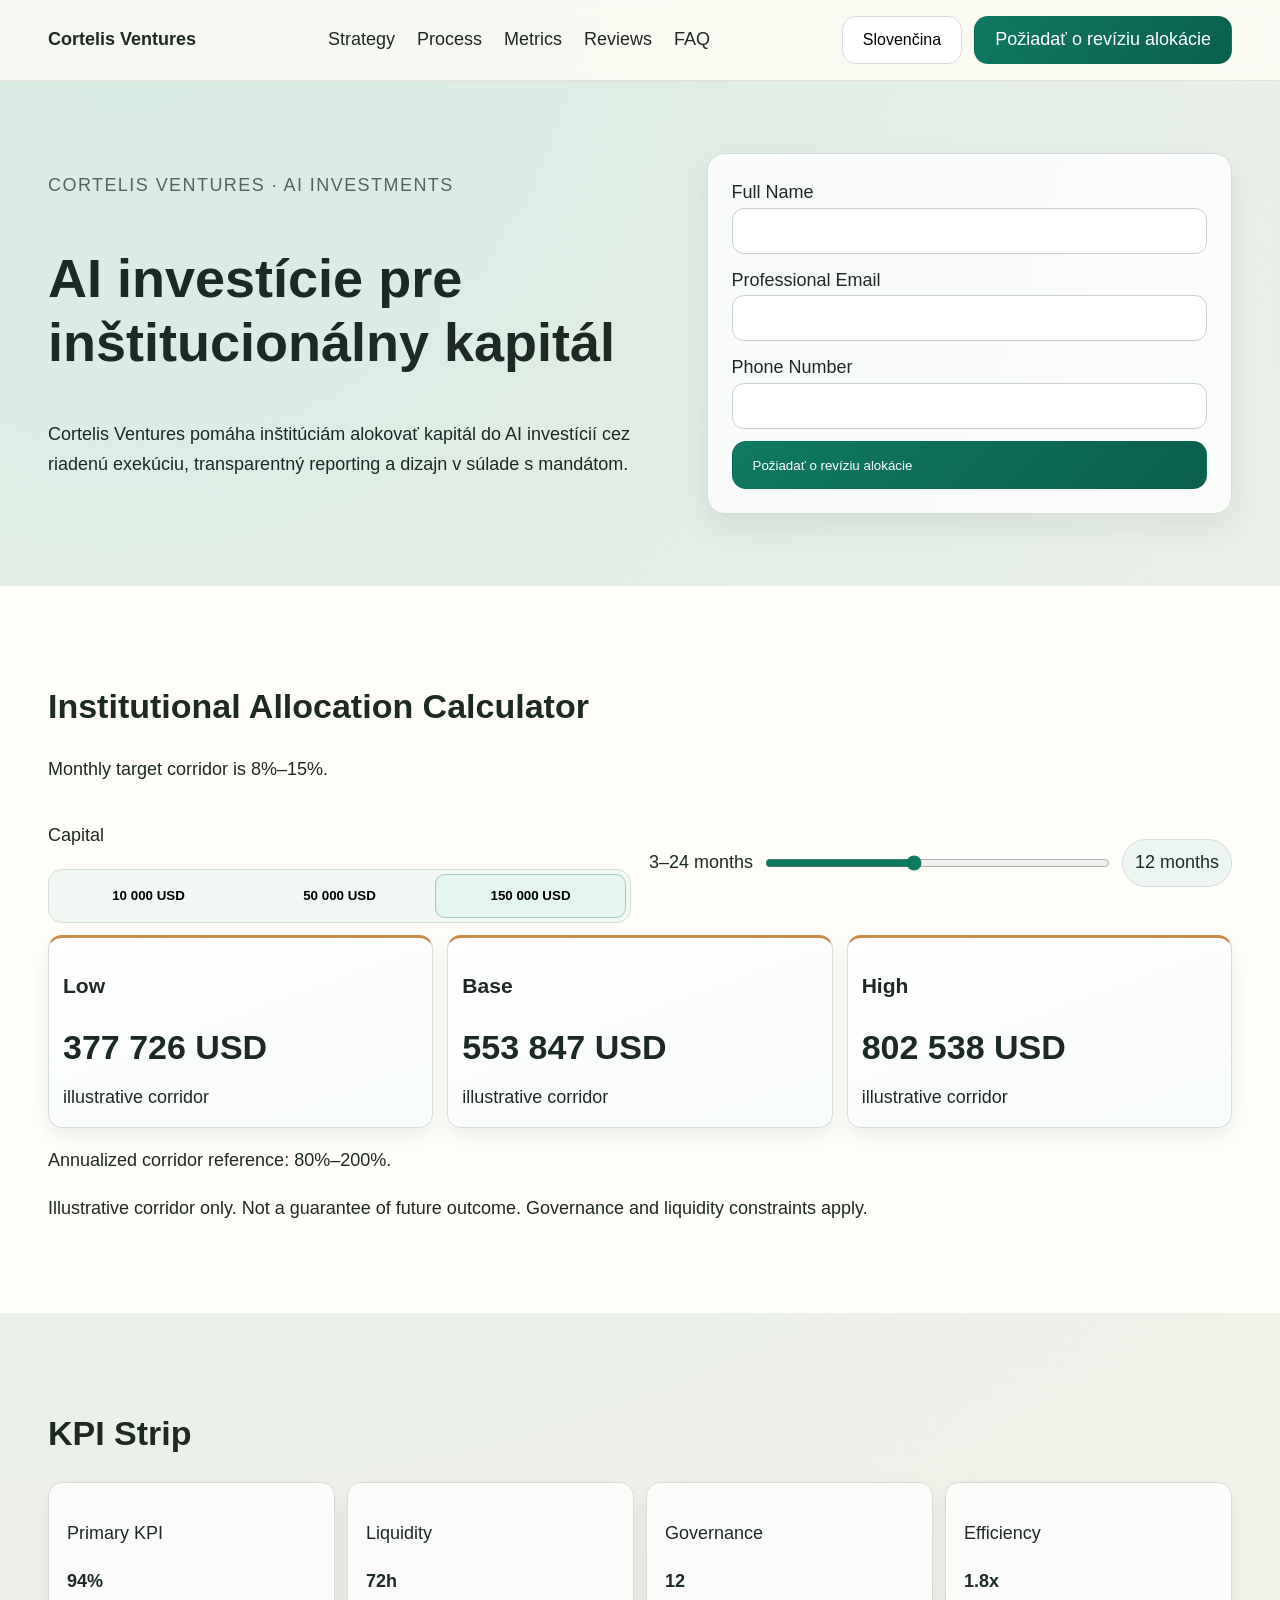
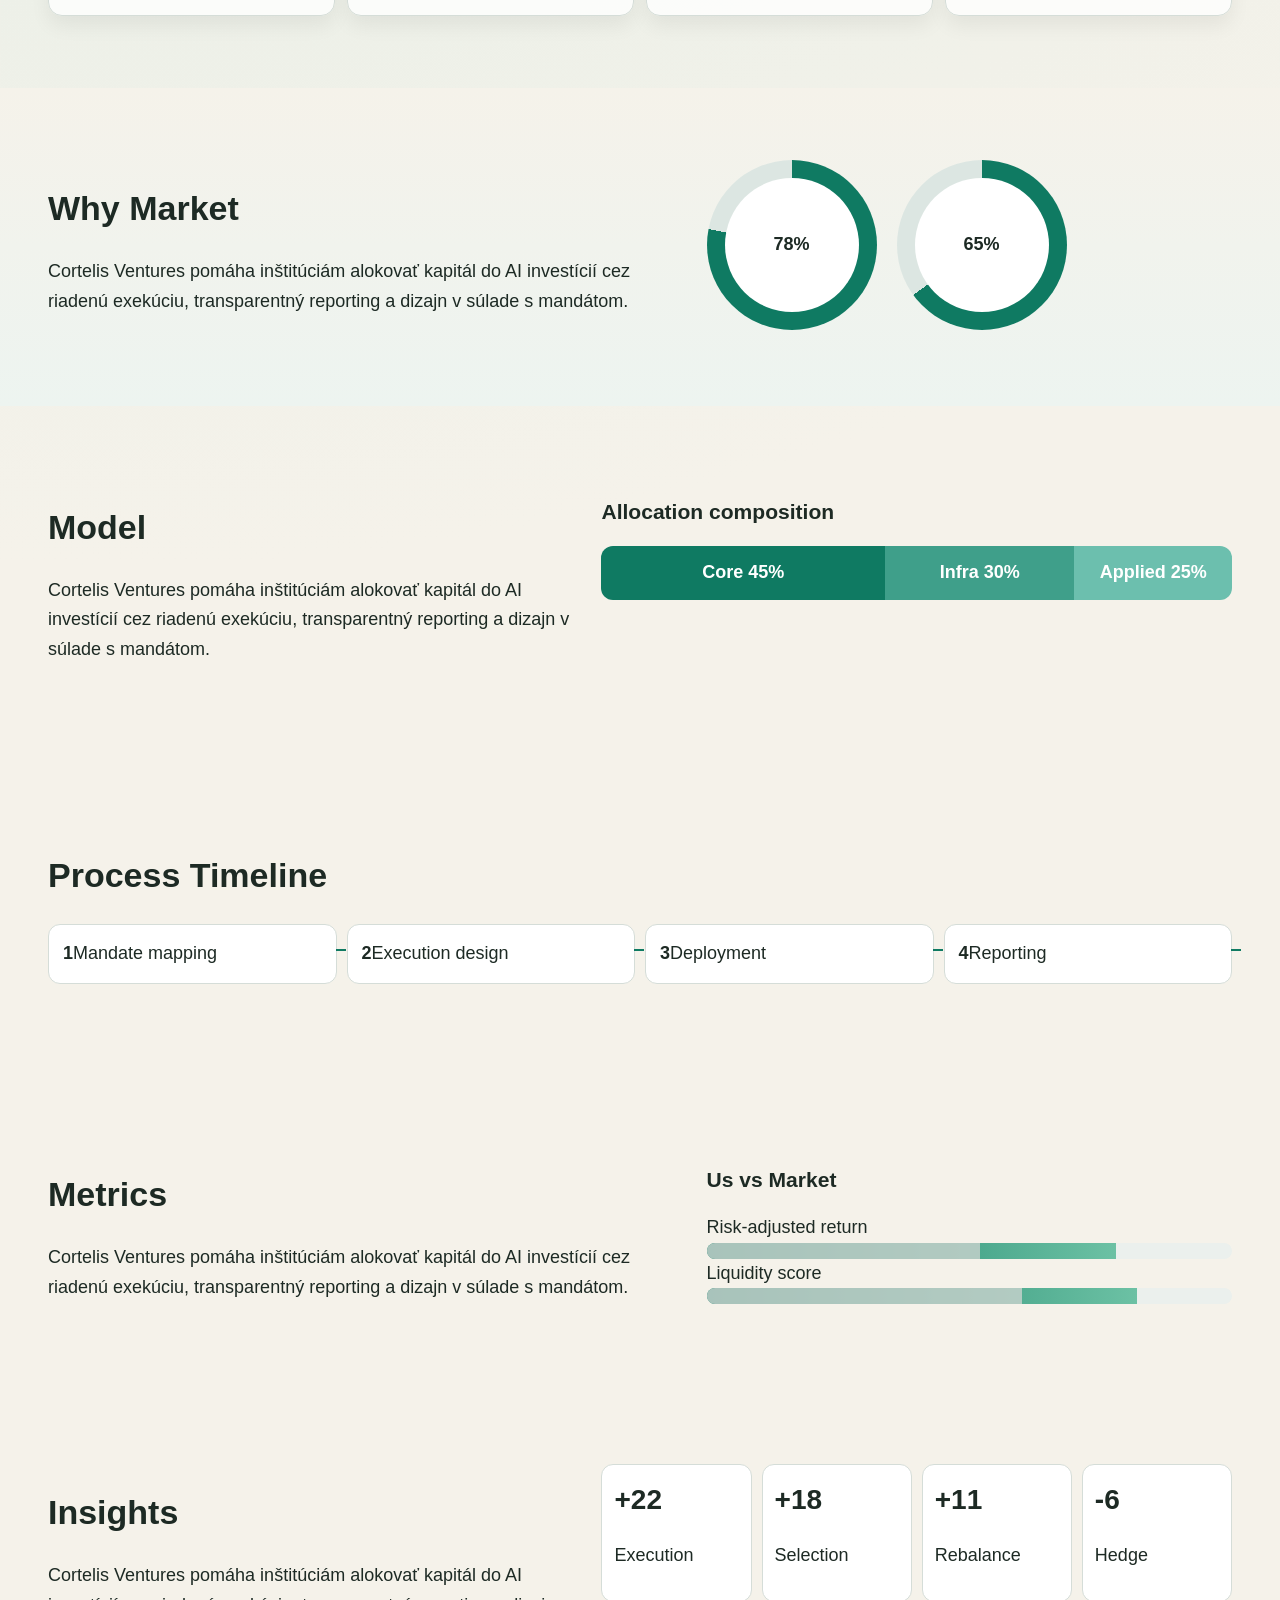
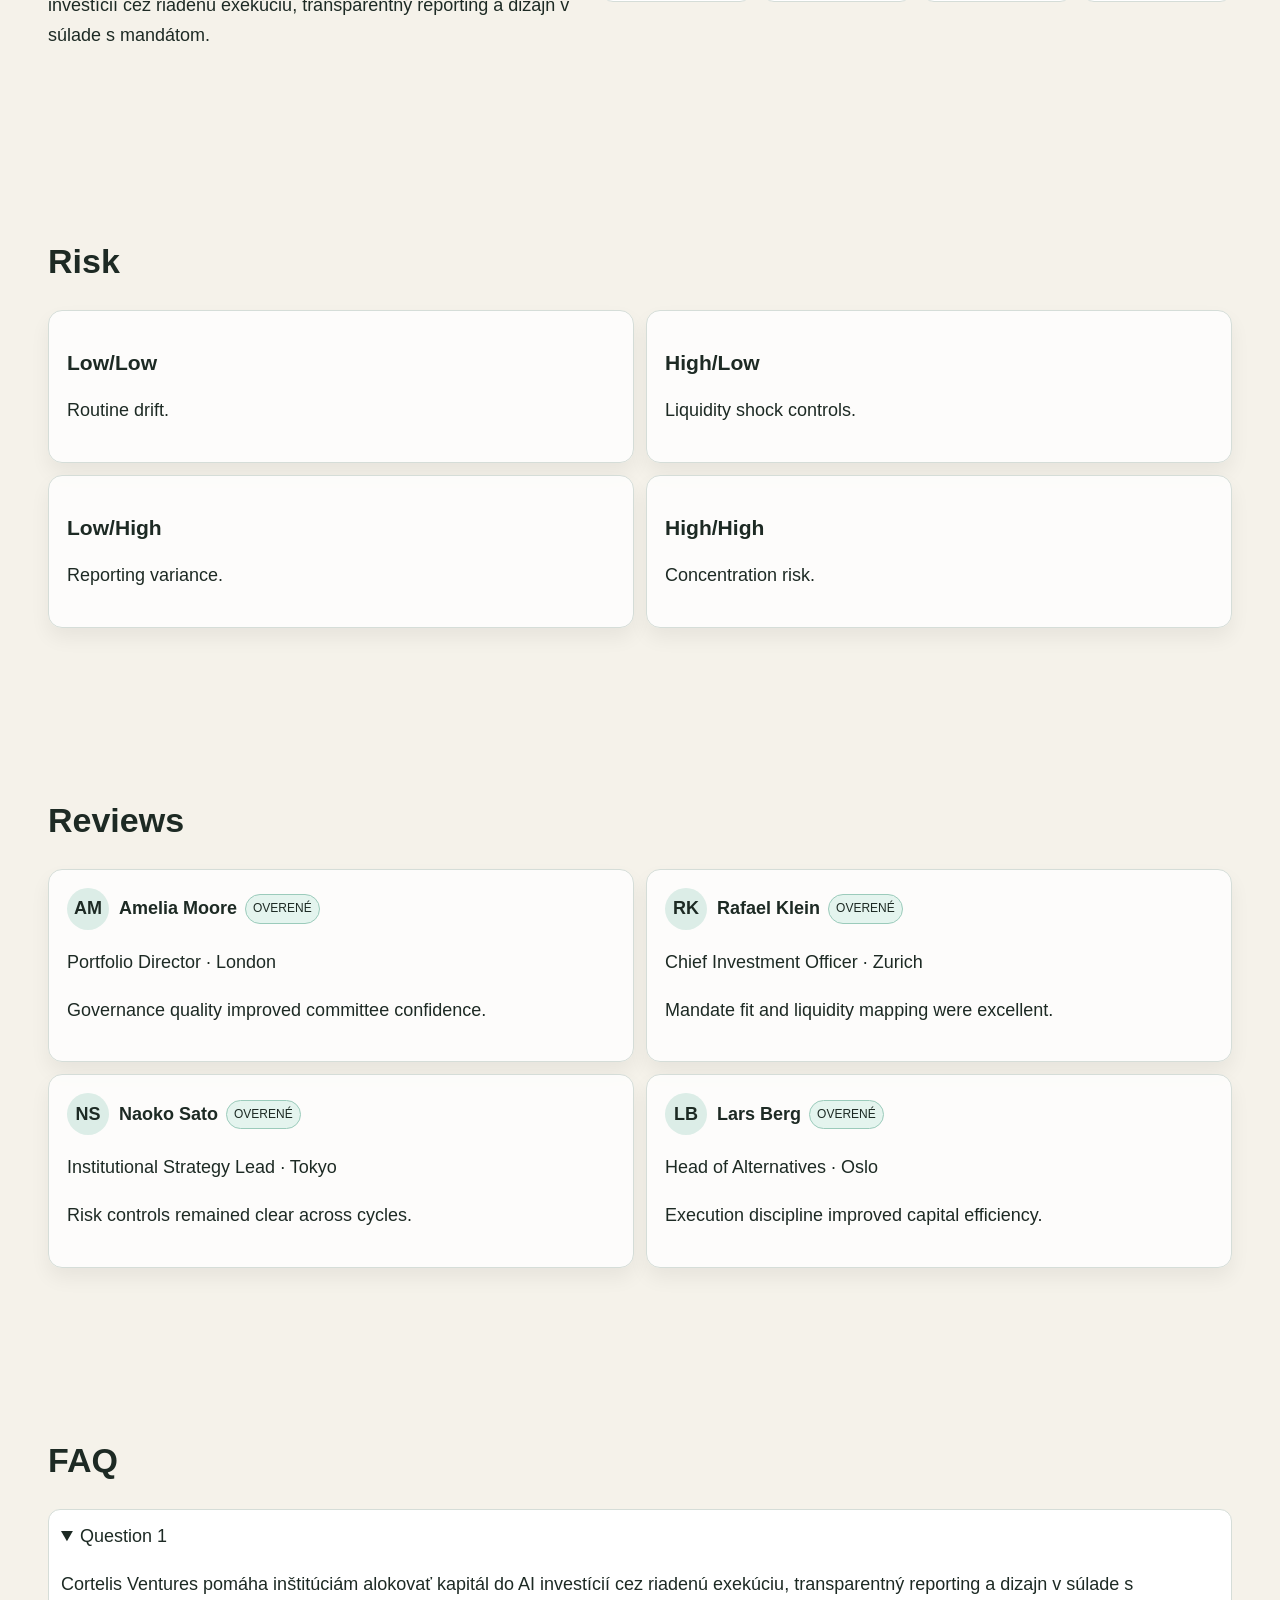
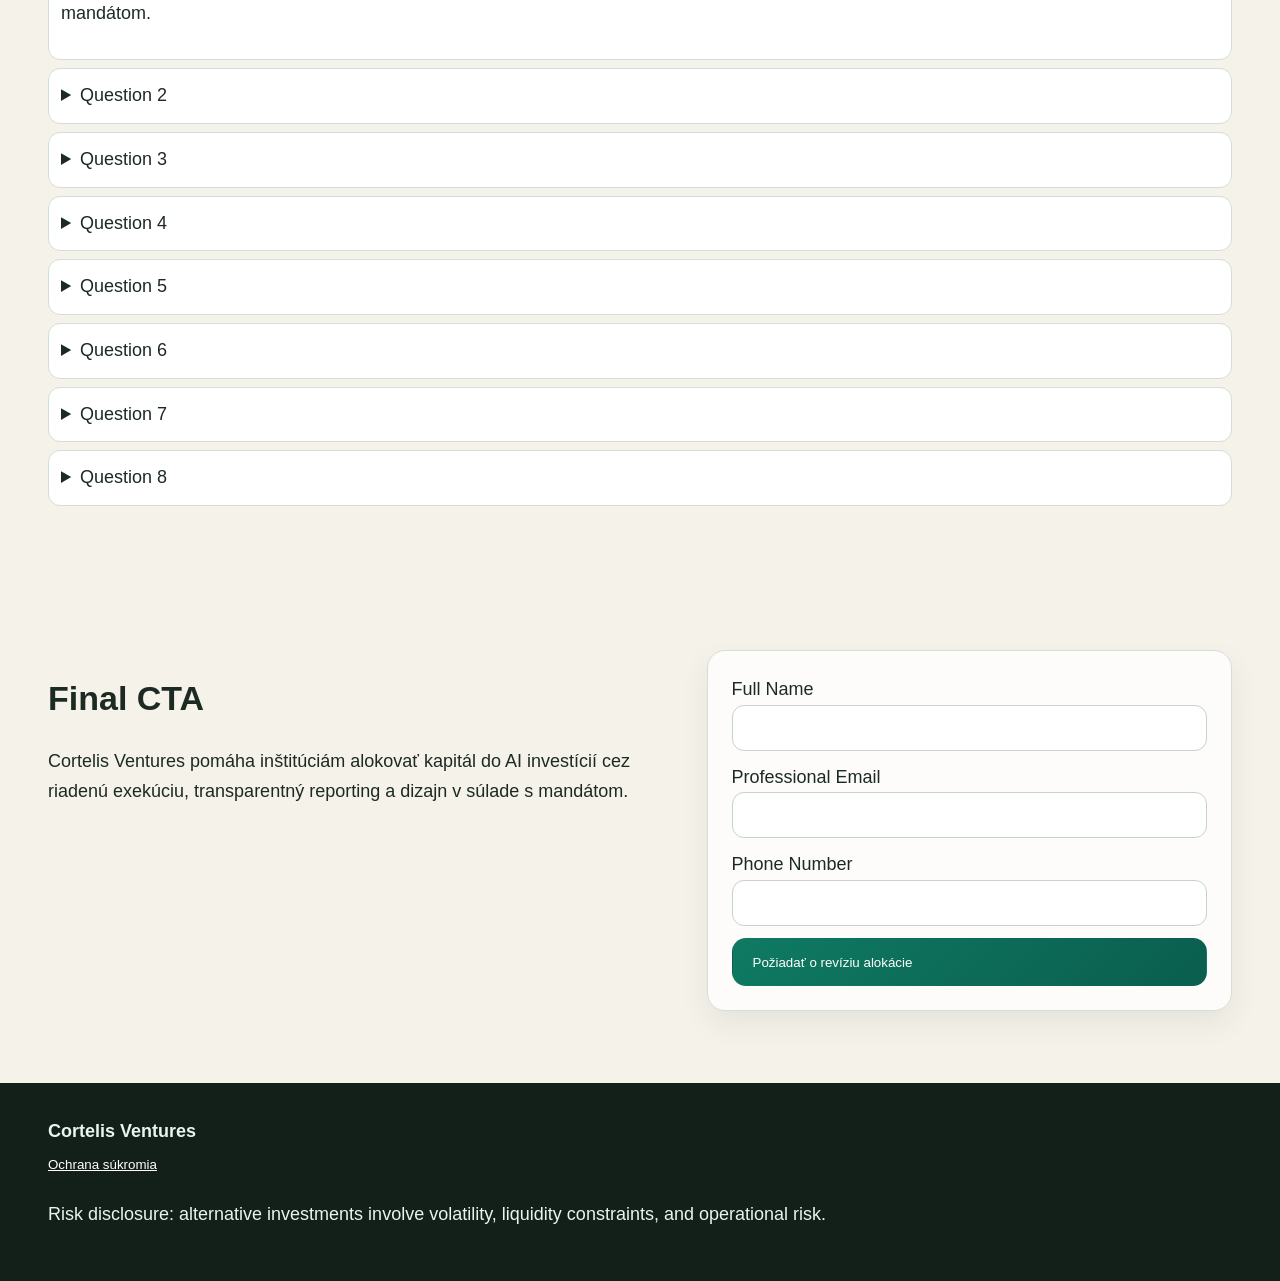
<file: sk/index.html>
<!doctype html><html lang="sk"><head><meta charset="utf-8"><meta name="viewport" content="width=device-width,initial-scale=1"><title>Cortelis Ventures Slovenčina</title><meta name="description" content="Cortelis Ventures pomáha inštitúciám alokovať kapitál do AI investícií cez riadenú exekúciu, transparentný reporting a dizajn v súlade s mandátom."><link rel="canonical" href="https://cortelisventures.example/sk/"><link rel="stylesheet" href="../assets/style.css"><script type="application/ld+json">{"@context": "https://schema.org", "@graph": [{"@type": "Organization", "name": "Cortelis Ventures"}, {"@type": "WebSite", "name": "Cortelis Ventures"}, {"@type": "FAQPage", "mainEntity": [{"@type": "Question", "name": "Question 1", "acceptedAnswer": {"@type": "Answer", "text": "Cortelis Ventures pomáha inštitúciám alokovať kapitál do AI investícií cez riadenú exekúciu, transparentný reporting a dizajn v súlade s mandátom."}}]}, {"@type": "Review", "author": {"@type": "Person", "name": "Amelia Moore"}, "reviewBody": "Governance quality improved committee confidence."}]}</script><meta property="og:title" content="Cortelis Ventures"><meta property="og:description" content="Cortelis Ventures pomáha inštitúciám alokovať kapitál do AI investícií cez riadenú exekúciu, transparentný reporting a dizajn v súlade s mandátom."><meta name="twitter:card" content="summary_large_image"><link rel="alternate" hreflang="en" href="https://cortelisventures.example/"><link rel="alternate" hreflang="de" href="https://cortelisventures.example/de/"><link rel="alternate" hreflang="fr" href="https://cortelisventures.example/fr/"><link rel="alternate" hreflang="es" href="https://cortelisventures.example/es/"><link rel="alternate" hreflang="it" href="https://cortelisventures.example/it/"><link rel="alternate" hreflang="tr" href="https://cortelisventures.example/tr/"><link rel="alternate" hreflang="pt" href="https://cortelisventures.example/pt/"><link rel="alternate" hreflang="ja" href="https://cortelisventures.example/jp/"><link rel="alternate" hreflang="sk" href="https://cortelisventures.example/sk/"><link rel="alternate" hreflang="nl-BE" href="https://cortelisventures.example/be/"></head><body data-locale="sk-SK" data-currency="USD">
<header class="site-header"><div class="container header-row"><div class="brand">Cortelis Ventures</div><nav class="main-nav"><a href="#strategy">Strategy</a><a href="#process">Process</a><a href="#metrics">Metrics</a><a href="#reviews">Reviews</a><a href="#faq">FAQ</a></nav><div class="header-actions"><div class="lang-wrap"><button class="lang-trigger" aria-expanded="false">Slovenčina</button><div class="lang-menu"><div class="lang-item"><svg viewBox="0 0 24 16"><rect width="24" height="16" fill="#ca3e5a"/></svg><a href="../index.html">English</a></div><div class="lang-item"><svg viewBox="0 0 24 16"><rect width="24" height="16" fill="#88b8fc"/></svg><a href="../de/index.html">Deutsch</a></div><div class="lang-item"><svg viewBox="0 0 24 16"><rect width="24" height="16" fill="#5f1e40"/></svg><a href="../fr/index.html">Français</a></div><div class="lang-item"><svg viewBox="0 0 24 16"><rect width="24" height="16" fill="#433117"/></svg><a href="../es/index.html">Español</a></div><div class="lang-item"><svg viewBox="0 0 24 16"><rect width="24" height="16" fill="#77e9a6"/></svg><a href="../it/index.html">Italiano</a></div><div class="lang-item"><svg viewBox="0 0 24 16"><rect width="24" height="16" fill="#bfcedd"/></svg><a href="../tr/index.html">Türkçe</a></div><div class="lang-item"><svg viewBox="0 0 24 16"><rect width="24" height="16" fill="#0c06d9"/></svg><a href="../pt/index.html">Português</a></div><div class="lang-item"><svg viewBox="0 0 24 16"><rect width="24" height="16" fill="#856954"/></svg><a href="../jp/index.html">日本語</a></div><div class="lang-item"><svg viewBox="0 0 24 16"><rect width="24" height="16" fill="#356c89"/></svg><a href="../sk/index.html">Slovenčina</a></div><div class="lang-item"><svg viewBox="0 0 24 16"><rect width="24" height="16" fill="#5aa420"/></svg><a href="../be/index.html">Belgium</a></div></div></div><a class="btn primary" href="#lead-final">Požiadať o revíziu alokácie</a><button class="burger" aria-label="menu">☰</button></div></div></header>
<div class="mobile-drawer" aria-hidden="true"><button class="drawer-close" aria-label="close">✕</button><nav><a href="#strategy">Strategy</a><a href="#process">Process</a><a href="#metrics">Metrics</a><a href="#reviews">Reviews</a><a href="#faq">FAQ</a></nav><div class="drawer-lang"><div class="lang-item"><svg viewBox="0 0 24 16"><rect width="24" height="16" fill="#ca3e5a"/></svg><a href="../index.html">English</a></div><div class="lang-item"><svg viewBox="0 0 24 16"><rect width="24" height="16" fill="#88b8fc"/></svg><a href="../de/index.html">Deutsch</a></div><div class="lang-item"><svg viewBox="0 0 24 16"><rect width="24" height="16" fill="#5f1e40"/></svg><a href="../fr/index.html">Français</a></div><div class="lang-item"><svg viewBox="0 0 24 16"><rect width="24" height="16" fill="#433117"/></svg><a href="../es/index.html">Español</a></div><div class="lang-item"><svg viewBox="0 0 24 16"><rect width="24" height="16" fill="#77e9a6"/></svg><a href="../it/index.html">Italiano</a></div><div class="lang-item"><svg viewBox="0 0 24 16"><rect width="24" height="16" fill="#bfcedd"/></svg><a href="../tr/index.html">Türkçe</a></div><div class="lang-item"><svg viewBox="0 0 24 16"><rect width="24" height="16" fill="#0c06d9"/></svg><a href="../pt/index.html">Português</a></div><div class="lang-item"><svg viewBox="0 0 24 16"><rect width="24" height="16" fill="#856954"/></svg><a href="../jp/index.html">日本語</a></div><div class="lang-item"><svg viewBox="0 0 24 16"><rect width="24" height="16" fill="#356c89"/></svg><a href="../sk/index.html">Slovenčina</a></div><div class="lang-item"><svg viewBox="0 0 24 16"><rect width="24" height="16" fill="#5aa420"/></svg><a href="../be/index.html">Belgium</a></div></div><a class="btn primary" href="#lead-final">Požiadať o revíziu alokácie</a></div>
<main><section class="hero"><div class="container hero-grid"><div><p class="eyebrow">Cortelis Ventures · AI Investments</p><h1>AI investície pre inštitucionálny kapitál</h1><p>Cortelis Ventures pomáha inštitúciám alokovať kapitál do AI investícií cez riadenú exekúciu, transparentný reporting a dizajn v súlade s mandátom.</p></div><form class="lead-form"><label>Full Name<input required></label><label>Professional Email<input type="email" required></label><label>Phone Number<input required></label><button class="btn primary">Požiadať o revíziu alokácie</button></form></div></section>
<section class="calculator" id="strategy"><div class="container"><div class="calc-head"><h2>Institutional Allocation Calculator</h2><p>Monthly target corridor is 8%–15%.</p></div><div class="input-rail"><div><p class="small">Capital</p><div class="segmented"><button data-amount="10000"></button><button data-amount="50000"></button><button data-amount="150000" class="active"></button></div></div><div class="slider-wrap"><label>3–24 months</label><input id="months" type="range" min="3" max="24" value="12"><span class="month-pill">12 months</span></div></div><div class="result-grid"><article><h3>Low</h3><p class="out low"></p><span>illustrative corridor</span></article><article><h3>Base</h3><p class="out base"></p><span>illustrative corridor</span></article><article><h3>High</h3><p class="out high"></p><span>illustrative corridor</span></article></div><p class="annual">Annualized corridor reference: 80%–200%.</p><p class="disclaimer">Illustrative corridor only. Not a guarantee of future outcome. Governance and liquidity constraints apply.</p></div></section>
<section class="kpi"><div class="container"><h2>KPI Strip</h2><div class="kpi-strip"><article><p>Primary KPI</p><strong>94%</strong></article><article><p>Liquidity</p><strong>72h</strong></article><article><p>Governance</p><strong>12</strong></article><article><p>Efficiency</p><strong>1.8x</strong></article></div></div></section>
<section class="why"><div class="container two-col"><div><h2>Why Market</h2><p>Cortelis Ventures pomáha inštitúciám alokovať kapitál do AI investícií cez riadenú exekúciu, transparentný reporting a dizajn v súlade s mandátom.</p></div><div class="radial-wrap"><div class="radial" style="--p:78"><span>78%</span></div><div class="radial" style="--p:65"><span>65%</span></div></div></div></section>
<section class="model"><div class="container two-col reverse"><div><h2>Model</h2><p>Cortelis Ventures pomáha inštitúciám alokovať kapitál do AI investícií cez riadenú exekúciu, transparentný reporting a dizajn v súlade s mandátom.</p></div><div class="stack-bars"><h3>Allocation composition</h3><div class="bar"><span style="width:45%">Core 45%</span><span style="width:30%">Infra 30%</span><span style="width:25%">Applied 25%</span></div></div></div></section>
<section class="process" id="process"><div class="container"><h2>Process Timeline</h2><ol class="timeline"><li><strong>1</strong><span>Mandate mapping</span></li><li><strong>2</strong><span>Execution design</span></li><li><strong>3</strong><span>Deployment</span></li><li><strong>4</strong><span>Reporting</span></li></ol></div></section>
<section class="metrics" id="metrics"><div class="container two-col"><div><h2>Metrics</h2><p>Cortelis Ventures pomáha inštitúciám alokovať kapitál do AI investícií cez riadenú exekúciu, transparentný reporting a dizajn v súlade s mandátom.</p></div><div class="compare"><h3>Us vs Market</h3><div><label>Risk-adjusted return</label><div class="dual"><i style="width:78%"></i><b style="width:52%"></b></div></div><div><label>Liquidity score</label><div class="dual"><i style="width:82%"></i><b style="width:60%"></b></div></div></div></div></section>
<section class="insights"><div class="container two-col reverse"><div><h2>Insights</h2><p>Cortelis Ventures pomáha inštitúciám alokovať kapitál do AI investícií cez riadenú exekúciu, transparentný reporting a dizajn v súlade s mandátom.</p></div><div class="waterfall"><div><span>+22</span><p>Execution</p></div><div><span>+18</span><p>Selection</p></div><div><span>+11</span><p>Rebalance</p></div><div><span>-6</span><p>Hedge</p></div></div></div></section>
<section class="risk"><div class="container"><h2>Risk</h2><div class="risk-grid"><article><h3>Low/Low</h3><p>Routine drift.</p></article><article><h3>High/Low</h3><p>Liquidity shock controls.</p></article><article><h3>Low/High</h3><p>Reporting variance.</p></article><article><h3>High/High</h3><p>Concentration risk.</p></article></div></div></section>
<section class="reviews" id="reviews"><div class="container"><h2>Reviews</h2><div class="reviews-grid"><article class="review-card"><div class="review-head"><div class="avatar">AM</div><div class="identity"><strong>Amelia Moore</strong><span class="verified">OVERENÉ</span></div></div><p class="role">Portfolio Director · London</p><p>Governance quality improved committee confidence.</p></article><article class="review-card"><div class="review-head"><div class="avatar">RK</div><div class="identity"><strong>Rafael Klein</strong><span class="verified">OVERENÉ</span></div></div><p class="role">Chief Investment Officer · Zurich</p><p>Mandate fit and liquidity mapping were excellent.</p></article><article class="review-card"><div class="review-head"><div class="avatar">NS</div><div class="identity"><strong>Naoko Sato</strong><span class="verified">OVERENÉ</span></div></div><p class="role">Institutional Strategy Lead · Tokyo</p><p>Risk controls remained clear across cycles.</p></article><article class="review-card"><div class="review-head"><div class="avatar">LB</div><div class="identity"><strong>Lars Berg</strong><span class="verified">OVERENÉ</span></div></div><p class="role">Head of Alternatives · Oslo</p><p>Execution discipline improved capital efficiency.</p></article></div></div></section>
<section class="faq" id="faq"><div class="container"><h2>FAQ</h2><div class="faq-list"><details class="faq-item" open><summary>Question 1</summary><p>Cortelis Ventures pomáha inštitúciám alokovať kapitál do AI investícií cez riadenú exekúciu, transparentný reporting a dizajn v súlade s mandátom.</p></details><details class="faq-item" ><summary>Question 2</summary><p>Cortelis Ventures pomáha inštitúciám alokovať kapitál do AI investícií cez riadenú exekúciu, transparentný reporting a dizajn v súlade s mandátom.</p></details><details class="faq-item" ><summary>Question 3</summary><p>Cortelis Ventures pomáha inštitúciám alokovať kapitál do AI investícií cez riadenú exekúciu, transparentný reporting a dizajn v súlade s mandátom.</p></details><details class="faq-item" ><summary>Question 4</summary><p>Cortelis Ventures pomáha inštitúciám alokovať kapitál do AI investícií cez riadenú exekúciu, transparentný reporting a dizajn v súlade s mandátom.</p></details><details class="faq-item" ><summary>Question 5</summary><p>Cortelis Ventures pomáha inštitúciám alokovať kapitál do AI investícií cez riadenú exekúciu, transparentný reporting a dizajn v súlade s mandátom.</p></details><details class="faq-item" ><summary>Question 6</summary><p>Cortelis Ventures pomáha inštitúciám alokovať kapitál do AI investícií cez riadenú exekúciu, transparentný reporting a dizajn v súlade s mandátom.</p></details><details class="faq-item" ><summary>Question 7</summary><p>Cortelis Ventures pomáha inštitúciám alokovať kapitál do AI investícií cez riadenú exekúciu, transparentný reporting a dizajn v súlade s mandátom.</p></details><details class="faq-item" ><summary>Question 8</summary><p>Cortelis Ventures pomáha inštitúciám alokovať kapitál do AI investícií cez riadenú exekúciu, transparentný reporting a dizajn v súlade s mandátom.</p></details></div></div></section>
<section class="final-cta" id="lead-final"><div class="container two-col"><div><h2>Final CTA</h2><p>Cortelis Ventures pomáha inštitúciám alokovať kapitál do AI investícií cez riadenú exekúciu, transparentný reporting a dizajn v súlade s mandátom.</p></div><form class="lead-form"><label>Full Name<input required></label><label>Professional Email<input type="email" required></label><label>Phone Number<input required></label><button class="btn primary">Požiadať o revíziu alokácie</button></form></div></section></main>
<footer><div class="container foot"><strong>Cortelis Ventures</strong><button class="privacy-link">Ochrana súkromia</button><p>Risk disclosure: alternative investments involve volatility, liquidity constraints, and operational risk.</p></div></footer>
<div class="modal" aria-hidden="true"><div class="modal-card" role="dialog" aria-modal="true"><button class="modal-x" aria-label="close">✕</button><h2>Ochrana súkromia</h2><div class="modal-content"><h3>Introduction</h3><p>Cortelis Ventures pomáha inštitúciám alokovať kapitál do AI investícií cez riadenú exekúciu, transparentný reporting a dizajn v súlade s mandátom.</p><h3>Data collection</h3><p>Cortelis Ventures pomáha inštitúciám alokovať kapitál do AI investícií cez riadenú exekúciu, transparentný reporting a dizajn v súlade s mandátom.</p><h3>Legal basis</h3><p>Cortelis Ventures pomáha inštitúciám alokovať kapitál do AI investícií cez riadenú exekúciu, transparentný reporting a dizajn v súlade s mandátom.</p><h3>Cookies</h3><p>Cortelis Ventures pomáha inštitúciám alokovať kapitál do AI investícií cez riadenú exekúciu, transparentný reporting a dizajn v súlade s mandátom.</p><h3>Retention</h3><p>Cortelis Ventures pomáha inštitúciám alokovať kapitál do AI investícií cez riadenú exekúciu, transparentný reporting a dizajn v súlade s mandátom.</p><h3>Third-party sharing</h3><p>Cortelis Ventures pomáha inštitúciám alokovať kapitál do AI investícií cez riadenú exekúciu, transparentný reporting a dizajn v súlade s mandátom.</p><h3>Security</h3><p>Cortelis Ventures pomáha inštitúciám alokovať kapitál do AI investícií cez riadenú exekúciu, transparentný reporting a dizajn v súlade s mandátom.</p><h3>User rights</h3><p>Cortelis Ventures pomáha inštitúciám alokovať kapitál do AI investícií cez riadenú exekúciu, transparentný reporting a dizajn v súlade s mandátom.</p><h3>International transfers</h3><p>Cortelis Ventures pomáha inštitúciám alokovať kapitál do AI investícií cez riadenú exekúciu, transparentný reporting a dizajn v súlade s mandátom.</p><h3>Industry risk disclosure</h3><p>Cortelis Ventures pomáha inštitúciám alokovať kapitál do AI investícií cez riadenú exekúciu, transparentný reporting a dizajn v súlade s mandátom.</p><h3>Contact</h3><p>compliance@cortelisventures.example</p></div><div class="modal-foot"><button class="btn secondary close-modal">Zavrieť</button></div></div></div>
<script defer src="../assets/app.js"></script></body></html>
</file>
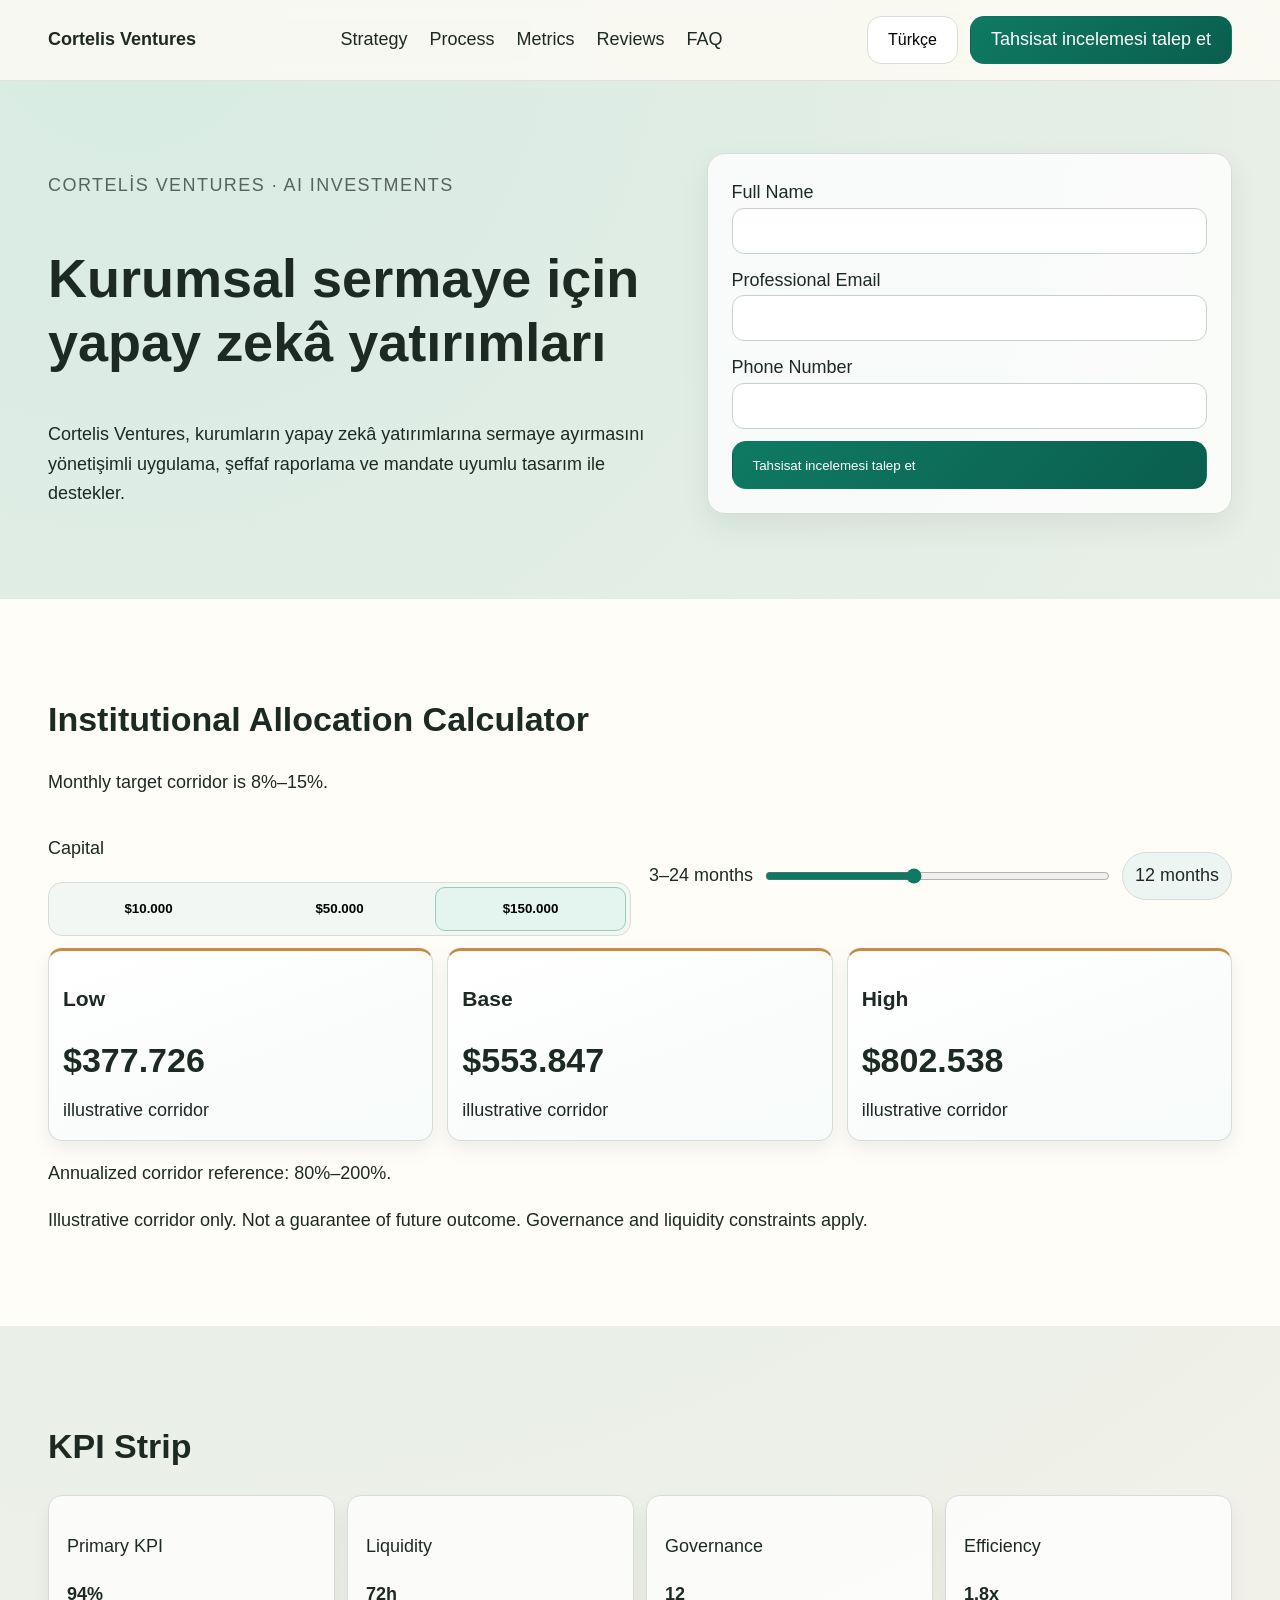
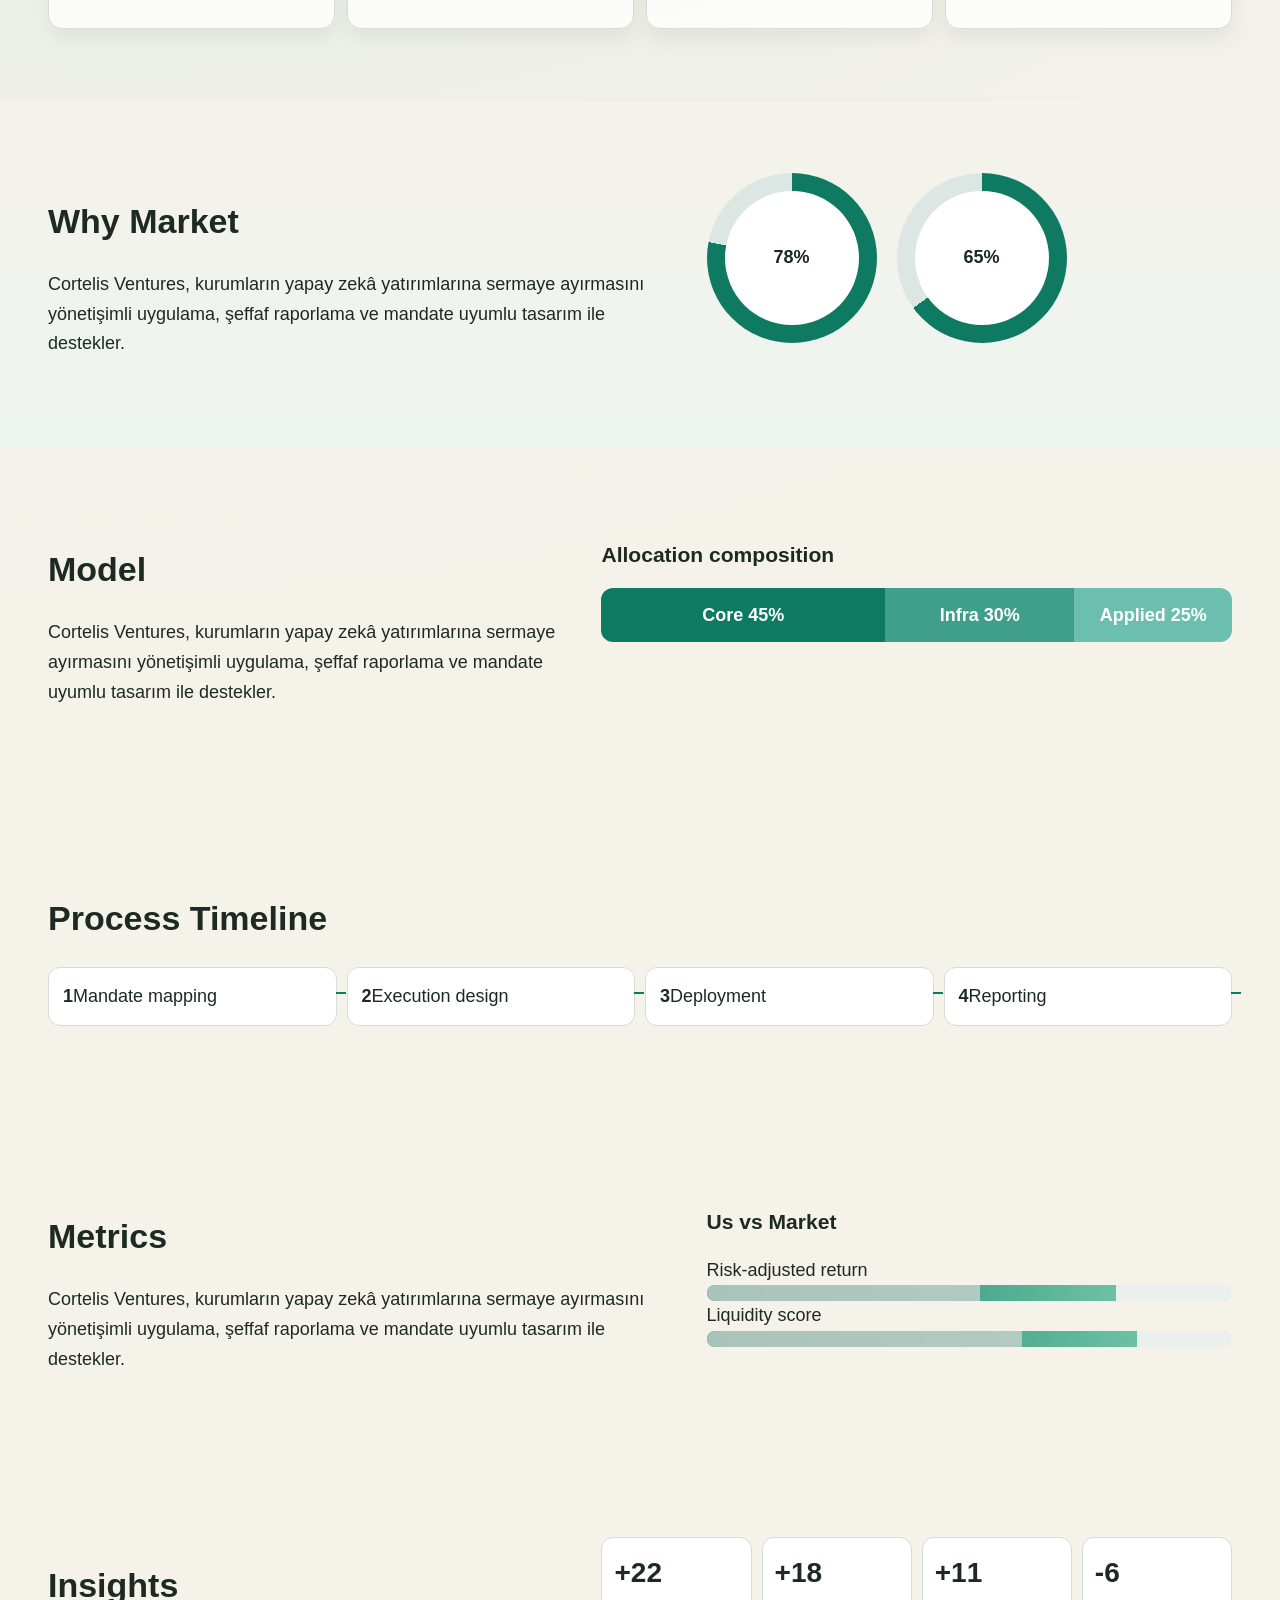
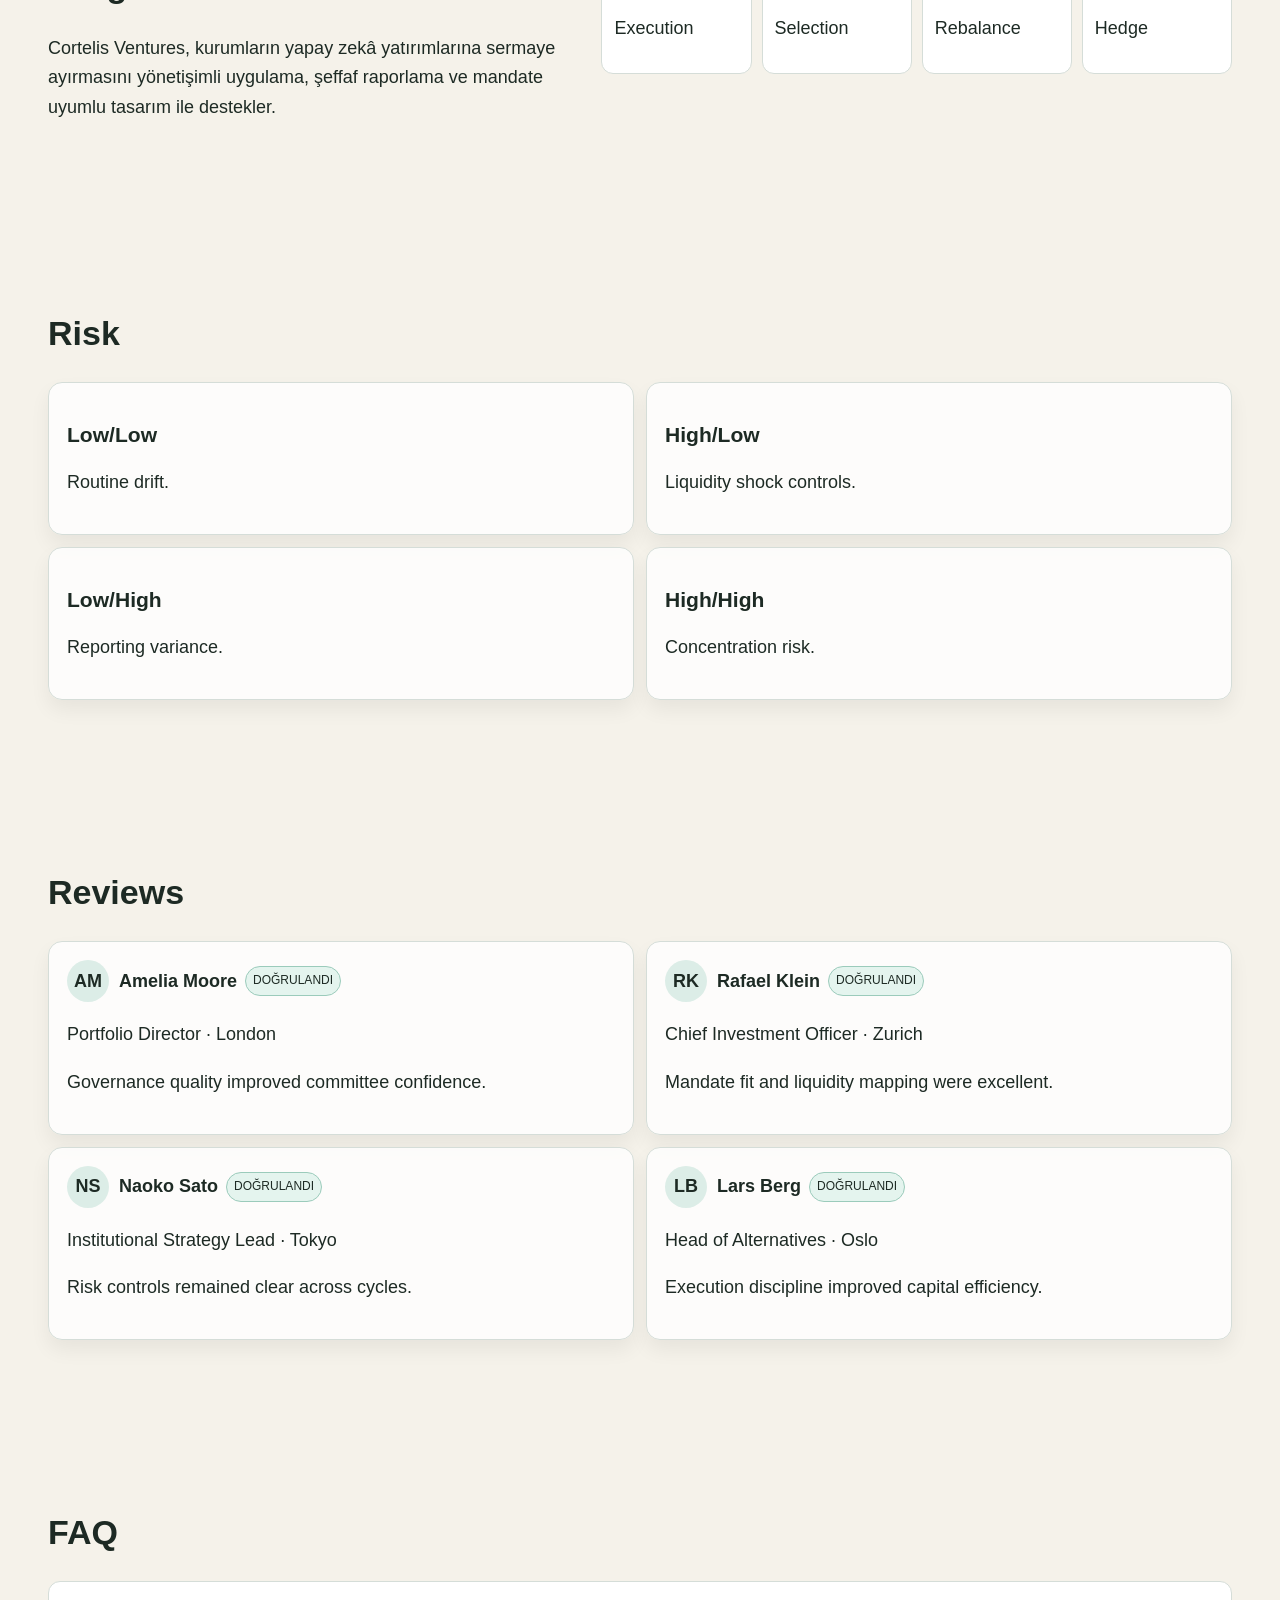
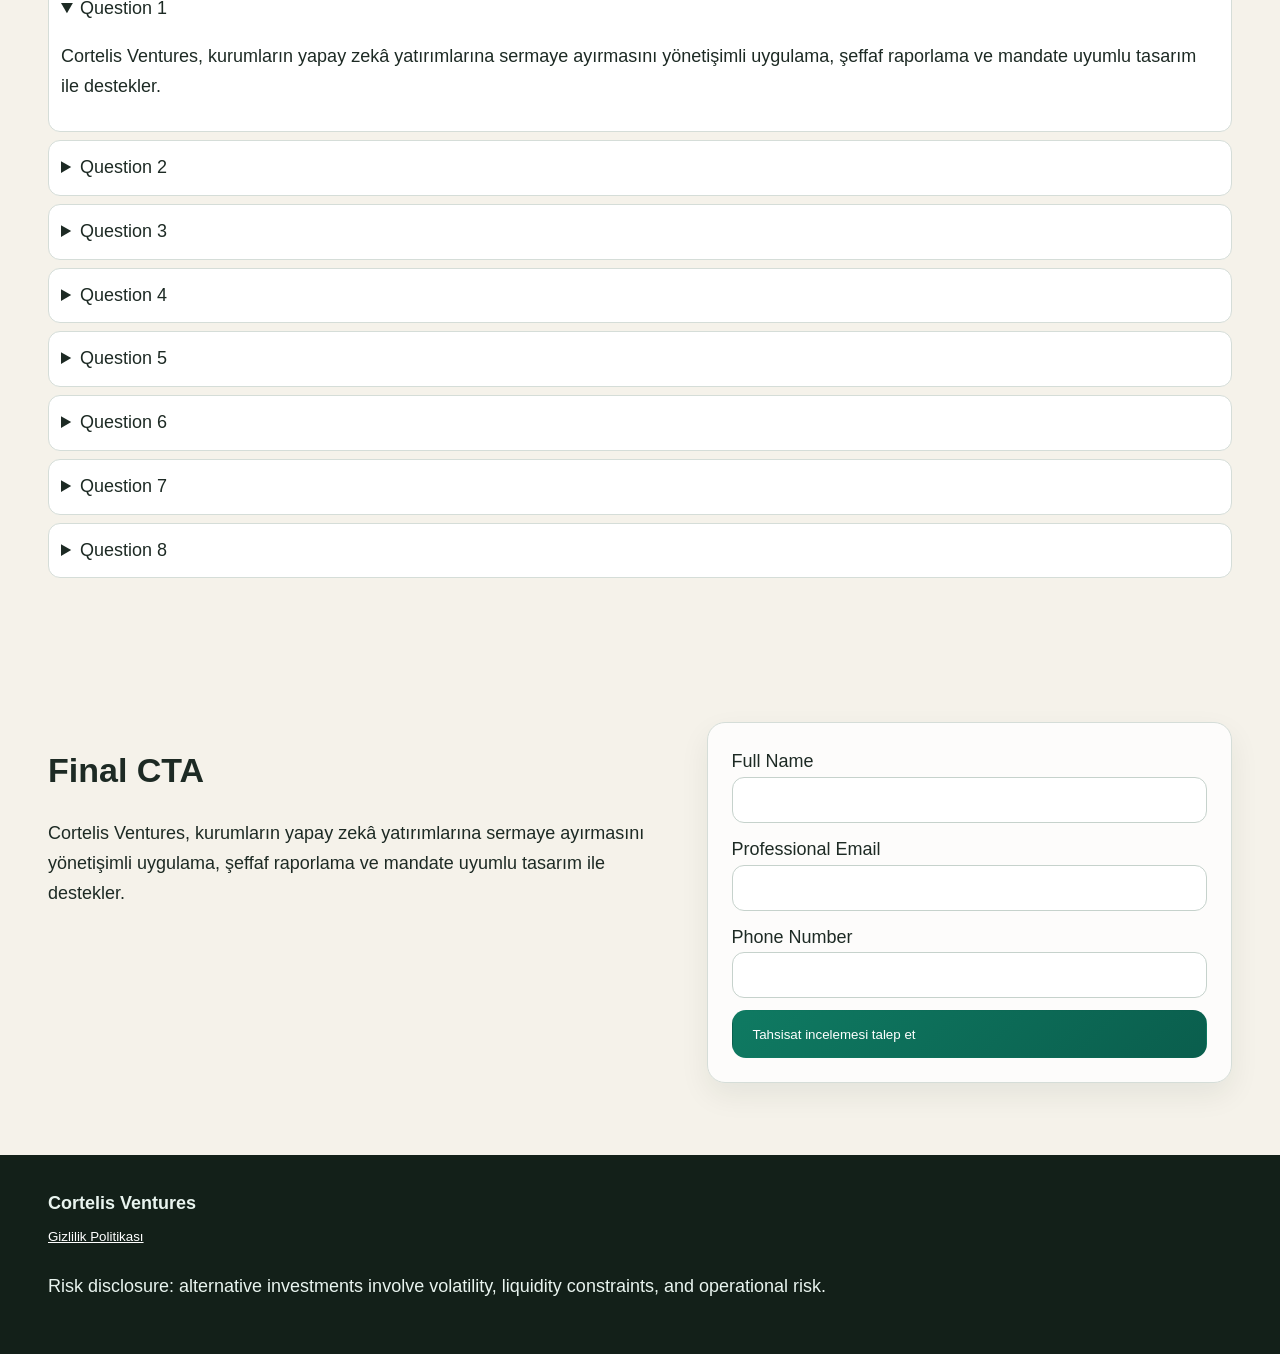
<file: tr/index.html>
<!doctype html><html lang="tr"><head><meta charset="utf-8"><meta name="viewport" content="width=device-width,initial-scale=1"><title>Cortelis Ventures Türkçe</title><meta name="description" content="Cortelis Ventures, kurumların yapay zekâ yatırımlarına sermaye ayırmasını yönetişimli uygulama, şeffaf raporlama ve mandate uyumlu tasarım ile destekler."><link rel="canonical" href="https://cortelisventures.example/tr/"><link rel="stylesheet" href="../assets/style.css"><script type="application/ld+json">{"@context": "https://schema.org", "@graph": [{"@type": "Organization", "name": "Cortelis Ventures"}, {"@type": "WebSite", "name": "Cortelis Ventures"}, {"@type": "FAQPage", "mainEntity": [{"@type": "Question", "name": "Question 1", "acceptedAnswer": {"@type": "Answer", "text": "Cortelis Ventures, kurumların yapay zekâ yatırımlarına sermaye ayırmasını yönetişimli uygulama, şeffaf raporlama ve mandate uyumlu tasarım ile destekler."}}]}, {"@type": "Review", "author": {"@type": "Person", "name": "Amelia Moore"}, "reviewBody": "Governance quality improved committee confidence."}]}</script><meta property="og:title" content="Cortelis Ventures"><meta property="og:description" content="Cortelis Ventures, kurumların yapay zekâ yatırımlarına sermaye ayırmasını yönetişimli uygulama, şeffaf raporlama ve mandate uyumlu tasarım ile destekler."><meta name="twitter:card" content="summary_large_image"><link rel="alternate" hreflang="en" href="https://cortelisventures.example/"><link rel="alternate" hreflang="de" href="https://cortelisventures.example/de/"><link rel="alternate" hreflang="fr" href="https://cortelisventures.example/fr/"><link rel="alternate" hreflang="es" href="https://cortelisventures.example/es/"><link rel="alternate" hreflang="it" href="https://cortelisventures.example/it/"><link rel="alternate" hreflang="tr" href="https://cortelisventures.example/tr/"><link rel="alternate" hreflang="pt" href="https://cortelisventures.example/pt/"><link rel="alternate" hreflang="ja" href="https://cortelisventures.example/jp/"><link rel="alternate" hreflang="sk" href="https://cortelisventures.example/sk/"><link rel="alternate" hreflang="nl-BE" href="https://cortelisventures.example/be/"></head><body data-locale="tr-TR" data-currency="USD">
<header class="site-header"><div class="container header-row"><div class="brand">Cortelis Ventures</div><nav class="main-nav"><a href="#strategy">Strategy</a><a href="#process">Process</a><a href="#metrics">Metrics</a><a href="#reviews">Reviews</a><a href="#faq">FAQ</a></nav><div class="header-actions"><div class="lang-wrap"><button class="lang-trigger" aria-expanded="false">Türkçe</button><div class="lang-menu"><div class="lang-item"><svg viewBox="0 0 24 16"><rect width="24" height="16" fill="#ca3e5a"/></svg><a href="../index.html">English</a></div><div class="lang-item"><svg viewBox="0 0 24 16"><rect width="24" height="16" fill="#88b8fc"/></svg><a href="../de/index.html">Deutsch</a></div><div class="lang-item"><svg viewBox="0 0 24 16"><rect width="24" height="16" fill="#5f1e40"/></svg><a href="../fr/index.html">Français</a></div><div class="lang-item"><svg viewBox="0 0 24 16"><rect width="24" height="16" fill="#433117"/></svg><a href="../es/index.html">Español</a></div><div class="lang-item"><svg viewBox="0 0 24 16"><rect width="24" height="16" fill="#77e9a6"/></svg><a href="../it/index.html">Italiano</a></div><div class="lang-item"><svg viewBox="0 0 24 16"><rect width="24" height="16" fill="#bfcedd"/></svg><a href="../tr/index.html">Türkçe</a></div><div class="lang-item"><svg viewBox="0 0 24 16"><rect width="24" height="16" fill="#0c06d9"/></svg><a href="../pt/index.html">Português</a></div><div class="lang-item"><svg viewBox="0 0 24 16"><rect width="24" height="16" fill="#856954"/></svg><a href="../jp/index.html">日本語</a></div><div class="lang-item"><svg viewBox="0 0 24 16"><rect width="24" height="16" fill="#356c89"/></svg><a href="../sk/index.html">Slovenčina</a></div><div class="lang-item"><svg viewBox="0 0 24 16"><rect width="24" height="16" fill="#5aa420"/></svg><a href="../be/index.html">Belgium</a></div></div></div><a class="btn primary" href="#lead-final">Tahsisat incelemesi talep et</a><button class="burger" aria-label="menu">☰</button></div></div></header>
<div class="mobile-drawer" aria-hidden="true"><button class="drawer-close" aria-label="close">✕</button><nav><a href="#strategy">Strategy</a><a href="#process">Process</a><a href="#metrics">Metrics</a><a href="#reviews">Reviews</a><a href="#faq">FAQ</a></nav><div class="drawer-lang"><div class="lang-item"><svg viewBox="0 0 24 16"><rect width="24" height="16" fill="#ca3e5a"/></svg><a href="../index.html">English</a></div><div class="lang-item"><svg viewBox="0 0 24 16"><rect width="24" height="16" fill="#88b8fc"/></svg><a href="../de/index.html">Deutsch</a></div><div class="lang-item"><svg viewBox="0 0 24 16"><rect width="24" height="16" fill="#5f1e40"/></svg><a href="../fr/index.html">Français</a></div><div class="lang-item"><svg viewBox="0 0 24 16"><rect width="24" height="16" fill="#433117"/></svg><a href="../es/index.html">Español</a></div><div class="lang-item"><svg viewBox="0 0 24 16"><rect width="24" height="16" fill="#77e9a6"/></svg><a href="../it/index.html">Italiano</a></div><div class="lang-item"><svg viewBox="0 0 24 16"><rect width="24" height="16" fill="#bfcedd"/></svg><a href="../tr/index.html">Türkçe</a></div><div class="lang-item"><svg viewBox="0 0 24 16"><rect width="24" height="16" fill="#0c06d9"/></svg><a href="../pt/index.html">Português</a></div><div class="lang-item"><svg viewBox="0 0 24 16"><rect width="24" height="16" fill="#856954"/></svg><a href="../jp/index.html">日本語</a></div><div class="lang-item"><svg viewBox="0 0 24 16"><rect width="24" height="16" fill="#356c89"/></svg><a href="../sk/index.html">Slovenčina</a></div><div class="lang-item"><svg viewBox="0 0 24 16"><rect width="24" height="16" fill="#5aa420"/></svg><a href="../be/index.html">Belgium</a></div></div><a class="btn primary" href="#lead-final">Tahsisat incelemesi talep et</a></div>
<main><section class="hero"><div class="container hero-grid"><div><p class="eyebrow">Cortelis Ventures · AI Investments</p><h1>Kurumsal sermaye için yapay zekâ yatırımları</h1><p>Cortelis Ventures, kurumların yapay zekâ yatırımlarına sermaye ayırmasını yönetişimli uygulama, şeffaf raporlama ve mandate uyumlu tasarım ile destekler.</p></div><form class="lead-form"><label>Full Name<input required></label><label>Professional Email<input type="email" required></label><label>Phone Number<input required></label><button class="btn primary">Tahsisat incelemesi talep et</button></form></div></section>
<section class="calculator" id="strategy"><div class="container"><div class="calc-head"><h2>Institutional Allocation Calculator</h2><p>Monthly target corridor is 8%–15%.</p></div><div class="input-rail"><div><p class="small">Capital</p><div class="segmented"><button data-amount="10000"></button><button data-amount="50000"></button><button data-amount="150000" class="active"></button></div></div><div class="slider-wrap"><label>3–24 months</label><input id="months" type="range" min="3" max="24" value="12"><span class="month-pill">12 months</span></div></div><div class="result-grid"><article><h3>Low</h3><p class="out low"></p><span>illustrative corridor</span></article><article><h3>Base</h3><p class="out base"></p><span>illustrative corridor</span></article><article><h3>High</h3><p class="out high"></p><span>illustrative corridor</span></article></div><p class="annual">Annualized corridor reference: 80%–200%.</p><p class="disclaimer">Illustrative corridor only. Not a guarantee of future outcome. Governance and liquidity constraints apply.</p></div></section>
<section class="kpi"><div class="container"><h2>KPI Strip</h2><div class="kpi-strip"><article><p>Primary KPI</p><strong>94%</strong></article><article><p>Liquidity</p><strong>72h</strong></article><article><p>Governance</p><strong>12</strong></article><article><p>Efficiency</p><strong>1.8x</strong></article></div></div></section>
<section class="why"><div class="container two-col"><div><h2>Why Market</h2><p>Cortelis Ventures, kurumların yapay zekâ yatırımlarına sermaye ayırmasını yönetişimli uygulama, şeffaf raporlama ve mandate uyumlu tasarım ile destekler.</p></div><div class="radial-wrap"><div class="radial" style="--p:78"><span>78%</span></div><div class="radial" style="--p:65"><span>65%</span></div></div></div></section>
<section class="model"><div class="container two-col reverse"><div><h2>Model</h2><p>Cortelis Ventures, kurumların yapay zekâ yatırımlarına sermaye ayırmasını yönetişimli uygulama, şeffaf raporlama ve mandate uyumlu tasarım ile destekler.</p></div><div class="stack-bars"><h3>Allocation composition</h3><div class="bar"><span style="width:45%">Core 45%</span><span style="width:30%">Infra 30%</span><span style="width:25%">Applied 25%</span></div></div></div></section>
<section class="process" id="process"><div class="container"><h2>Process Timeline</h2><ol class="timeline"><li><strong>1</strong><span>Mandate mapping</span></li><li><strong>2</strong><span>Execution design</span></li><li><strong>3</strong><span>Deployment</span></li><li><strong>4</strong><span>Reporting</span></li></ol></div></section>
<section class="metrics" id="metrics"><div class="container two-col"><div><h2>Metrics</h2><p>Cortelis Ventures, kurumların yapay zekâ yatırımlarına sermaye ayırmasını yönetişimli uygulama, şeffaf raporlama ve mandate uyumlu tasarım ile destekler.</p></div><div class="compare"><h3>Us vs Market</h3><div><label>Risk-adjusted return</label><div class="dual"><i style="width:78%"></i><b style="width:52%"></b></div></div><div><label>Liquidity score</label><div class="dual"><i style="width:82%"></i><b style="width:60%"></b></div></div></div></div></section>
<section class="insights"><div class="container two-col reverse"><div><h2>Insights</h2><p>Cortelis Ventures, kurumların yapay zekâ yatırımlarına sermaye ayırmasını yönetişimli uygulama, şeffaf raporlama ve mandate uyumlu tasarım ile destekler.</p></div><div class="waterfall"><div><span>+22</span><p>Execution</p></div><div><span>+18</span><p>Selection</p></div><div><span>+11</span><p>Rebalance</p></div><div><span>-6</span><p>Hedge</p></div></div></div></section>
<section class="risk"><div class="container"><h2>Risk</h2><div class="risk-grid"><article><h3>Low/Low</h3><p>Routine drift.</p></article><article><h3>High/Low</h3><p>Liquidity shock controls.</p></article><article><h3>Low/High</h3><p>Reporting variance.</p></article><article><h3>High/High</h3><p>Concentration risk.</p></article></div></div></section>
<section class="reviews" id="reviews"><div class="container"><h2>Reviews</h2><div class="reviews-grid"><article class="review-card"><div class="review-head"><div class="avatar">AM</div><div class="identity"><strong>Amelia Moore</strong><span class="verified">DOĞRULANDI</span></div></div><p class="role">Portfolio Director · London</p><p>Governance quality improved committee confidence.</p></article><article class="review-card"><div class="review-head"><div class="avatar">RK</div><div class="identity"><strong>Rafael Klein</strong><span class="verified">DOĞRULANDI</span></div></div><p class="role">Chief Investment Officer · Zurich</p><p>Mandate fit and liquidity mapping were excellent.</p></article><article class="review-card"><div class="review-head"><div class="avatar">NS</div><div class="identity"><strong>Naoko Sato</strong><span class="verified">DOĞRULANDI</span></div></div><p class="role">Institutional Strategy Lead · Tokyo</p><p>Risk controls remained clear across cycles.</p></article><article class="review-card"><div class="review-head"><div class="avatar">LB</div><div class="identity"><strong>Lars Berg</strong><span class="verified">DOĞRULANDI</span></div></div><p class="role">Head of Alternatives · Oslo</p><p>Execution discipline improved capital efficiency.</p></article></div></div></section>
<section class="faq" id="faq"><div class="container"><h2>FAQ</h2><div class="faq-list"><details class="faq-item" open><summary>Question 1</summary><p>Cortelis Ventures, kurumların yapay zekâ yatırımlarına sermaye ayırmasını yönetişimli uygulama, şeffaf raporlama ve mandate uyumlu tasarım ile destekler.</p></details><details class="faq-item" ><summary>Question 2</summary><p>Cortelis Ventures, kurumların yapay zekâ yatırımlarına sermaye ayırmasını yönetişimli uygulama, şeffaf raporlama ve mandate uyumlu tasarım ile destekler.</p></details><details class="faq-item" ><summary>Question 3</summary><p>Cortelis Ventures, kurumların yapay zekâ yatırımlarına sermaye ayırmasını yönetişimli uygulama, şeffaf raporlama ve mandate uyumlu tasarım ile destekler.</p></details><details class="faq-item" ><summary>Question 4</summary><p>Cortelis Ventures, kurumların yapay zekâ yatırımlarına sermaye ayırmasını yönetişimli uygulama, şeffaf raporlama ve mandate uyumlu tasarım ile destekler.</p></details><details class="faq-item" ><summary>Question 5</summary><p>Cortelis Ventures, kurumların yapay zekâ yatırımlarına sermaye ayırmasını yönetişimli uygulama, şeffaf raporlama ve mandate uyumlu tasarım ile destekler.</p></details><details class="faq-item" ><summary>Question 6</summary><p>Cortelis Ventures, kurumların yapay zekâ yatırımlarına sermaye ayırmasını yönetişimli uygulama, şeffaf raporlama ve mandate uyumlu tasarım ile destekler.</p></details><details class="faq-item" ><summary>Question 7</summary><p>Cortelis Ventures, kurumların yapay zekâ yatırımlarına sermaye ayırmasını yönetişimli uygulama, şeffaf raporlama ve mandate uyumlu tasarım ile destekler.</p></details><details class="faq-item" ><summary>Question 8</summary><p>Cortelis Ventures, kurumların yapay zekâ yatırımlarına sermaye ayırmasını yönetişimli uygulama, şeffaf raporlama ve mandate uyumlu tasarım ile destekler.</p></details></div></div></section>
<section class="final-cta" id="lead-final"><div class="container two-col"><div><h2>Final CTA</h2><p>Cortelis Ventures, kurumların yapay zekâ yatırımlarına sermaye ayırmasını yönetişimli uygulama, şeffaf raporlama ve mandate uyumlu tasarım ile destekler.</p></div><form class="lead-form"><label>Full Name<input required></label><label>Professional Email<input type="email" required></label><label>Phone Number<input required></label><button class="btn primary">Tahsisat incelemesi talep et</button></form></div></section></main>
<footer><div class="container foot"><strong>Cortelis Ventures</strong><button class="privacy-link">Gizlilik Politikası</button><p>Risk disclosure: alternative investments involve volatility, liquidity constraints, and operational risk.</p></div></footer>
<div class="modal" aria-hidden="true"><div class="modal-card" role="dialog" aria-modal="true"><button class="modal-x" aria-label="close">✕</button><h2>Gizlilik Politikası</h2><div class="modal-content"><h3>Introduction</h3><p>Cortelis Ventures, kurumların yapay zekâ yatırımlarına sermaye ayırmasını yönetişimli uygulama, şeffaf raporlama ve mandate uyumlu tasarım ile destekler.</p><h3>Data collection</h3><p>Cortelis Ventures, kurumların yapay zekâ yatırımlarına sermaye ayırmasını yönetişimli uygulama, şeffaf raporlama ve mandate uyumlu tasarım ile destekler.</p><h3>Legal basis</h3><p>Cortelis Ventures, kurumların yapay zekâ yatırımlarına sermaye ayırmasını yönetişimli uygulama, şeffaf raporlama ve mandate uyumlu tasarım ile destekler.</p><h3>Cookies</h3><p>Cortelis Ventures, kurumların yapay zekâ yatırımlarına sermaye ayırmasını yönetişimli uygulama, şeffaf raporlama ve mandate uyumlu tasarım ile destekler.</p><h3>Retention</h3><p>Cortelis Ventures, kurumların yapay zekâ yatırımlarına sermaye ayırmasını yönetişimli uygulama, şeffaf raporlama ve mandate uyumlu tasarım ile destekler.</p><h3>Third-party sharing</h3><p>Cortelis Ventures, kurumların yapay zekâ yatırımlarına sermaye ayırmasını yönetişimli uygulama, şeffaf raporlama ve mandate uyumlu tasarım ile destekler.</p><h3>Security</h3><p>Cortelis Ventures, kurumların yapay zekâ yatırımlarına sermaye ayırmasını yönetişimli uygulama, şeffaf raporlama ve mandate uyumlu tasarım ile destekler.</p><h3>User rights</h3><p>Cortelis Ventures, kurumların yapay zekâ yatırımlarına sermaye ayırmasını yönetişimli uygulama, şeffaf raporlama ve mandate uyumlu tasarım ile destekler.</p><h3>International transfers</h3><p>Cortelis Ventures, kurumların yapay zekâ yatırımlarına sermaye ayırmasını yönetişimli uygulama, şeffaf raporlama ve mandate uyumlu tasarım ile destekler.</p><h3>Industry risk disclosure</h3><p>Cortelis Ventures, kurumların yapay zekâ yatırımlarına sermaye ayırmasını yönetişimli uygulama, şeffaf raporlama ve mandate uyumlu tasarım ile destekler.</p><h3>Contact</h3><p>compliance@cortelisventures.example</p></div><div class="modal-foot"><button class="btn secondary close-modal">Kapat</button></div></div></div>
<script defer src="../assets/app.js"></script></body></html>
</file>
<file: assets/style.css>
:root{--bg:#f5f2ea;--bg2:#fffdf8;--ink:#1d2a24;--muted:#57635e;--accent:#0f7a62;--accent2:#c88b46;--card:#ffffffcc;--line:#d5ddd8;--btn-height:48px}
*{box-sizing:border-box;min-width:0}html,body{margin:0;padding:0;overflow-x:hidden;font-family:Inter,Segoe UI,Arial,sans-serif;background:radial-gradient(circle at 10% 0%,#d7ebe3 0,#f5f2ea 35%),radial-gradient(circle at 90% 20%,#f6e7d7 0,#f5f2ea 40%);color:var(--ink)}
body{font-size:18px;line-height:1.65}.container{max-width:1240px;margin:0 auto;padding:0 28px;width:100%}
section{padding:72px 0;position:relative}h1,h2,h3{line-height:1.2}h1{font-size:54px}h2{font-size:34px}p,li,label,summary,footer{font-size:18px;line-height:1.65}
.site-header{position:sticky;top:0;background:#fffcf5cc;backdrop-filter:blur(8px);z-index:50;border-bottom:1px solid #e6e1d7}.header-row{display:flex;justify-content:space-between;align-items:center;gap:20px;height:80px}.brand{font-weight:700}.main-nav{display:flex;gap:22px}.main-nav a{text-decoration:none;color:var(--ink)}
.header-actions{display:flex;align-items:center;gap:12px}.btn{height:var(--btn-height);padding:0 20px;border-radius:14px;border:1px solid transparent;display:inline-flex;align-items:center;text-decoration:none;cursor:pointer}.primary{background:linear-gradient(135deg,var(--accent),#0a5e4d);color:#fff}.secondary{background:#fff;border-color:var(--line)}
.lang-wrap{position:relative}.lang-trigger{height:var(--btn-height);padding:0 20px;border-radius:14px;border:1px solid var(--line);background:#fff;font-size:16px}.lang-menu{display:none;position:absolute;right:0;top:54px;background:#fff;border:1px solid var(--line);border-radius:14px;padding:10px;min-width:220px;box-shadow:0 20px 40px #00000014}.lang-wrap.open .lang-menu{display:block}.lang-item{display:flex;align-items:center;gap:10px;padding:6px;border-radius:10px}.lang-item svg{width:24px;height:16px;flex:0 0 auto}.lang-item a{text-decoration:none;color:var(--ink)}
.hero-grid,.two-col{display:grid;grid-template-columns:1.2fr 1fr;gap:28px;align-items:start}.reverse{grid-template-columns:1fr 1.2fr}.eyebrow{letter-spacing:.08em;text-transform:uppercase;color:var(--muted)}
.lead-form{background:var(--card);padding:24px;border:1px solid var(--line);border-radius:18px;box-shadow:0 12px 30px #0b2f2212;display:grid;gap:12px}.lead-form input{width:100%;height:46px;border:1px solid #c6d2cc;border-radius:12px;padding:0 12px}
.calculator{background:var(--bg2)}.calc-head p{margin-top:8px}.input-rail{display:grid;grid-template-columns:1fr 1fr;gap:18px;align-items:center;margin:12px 0}.segmented{display:grid;grid-template-columns:repeat(3,1fr);background:#f2f7f4;border:1px solid var(--line);border-radius:14px;padding:4px}.segmented button{height:44px;border:0;background:transparent;border-radius:10px;font-weight:600}.segmented .active{background:#e4f4ee;border:1px solid #9bcbbb}.slider-wrap{display:grid;grid-template-columns:auto 1fr auto;gap:10px;align-items:center}.slider-wrap input{accent-color:var(--accent)}.month-pill{padding:8px 12px;border-radius:999px;background:#edf5f2;border:1px solid var(--line)}
.result-grid{display:grid;grid-template-columns:repeat(3,1fr);gap:14px;margin-top:10px}.result-grid article{background:linear-gradient(160deg,#fff,#f7fbf9);border:1px solid var(--line);border-top:3px solid var(--accent2);border-radius:14px;padding:14px;box-shadow:0 8px 20px #1111}.out{font-size:34px;font-weight:700;margin:8px 0}
.kpi-strip{display:grid;grid-template-columns:repeat(4,1fr);gap:12px}.kpi-strip article,.review-card,.risk-grid article{background:var(--card);padding:18px;border:1px solid var(--line);border-radius:14px;box-shadow:0 10px 20px #00110b0f}
.why{background:linear-gradient(180deg,#f5f2ea,#edf4f0)}.radial-wrap{display:flex;gap:20px}.radial{width:170px;height:170px;border-radius:50%;background:conic-gradient(var(--accent) calc(var(--p)*1%),#dce6e2 0);display:grid;place-items:center;position:relative}.radial::after{content:"";position:absolute;inset:18px;background:#fff;border-radius:50%}.radial span{position:relative;z-index:1;font-weight:700}
.stack-bars .bar{display:flex;height:54px;border-radius:12px;overflow:hidden}.stack-bars span{display:flex;align-items:center;justify-content:center;color:#fff;font-weight:600}.stack-bars span:nth-child(1){background:#0f7a62}.stack-bars span:nth-child(2){background:#3f9f8a}.stack-bars span:nth-child(3){background:#6cbfae}
.timeline{display:grid;grid-template-columns:repeat(4,1fr);gap:10px;list-style:none;padding:0}.timeline li{border:1px solid var(--line);padding:14px;border-radius:12px;position:relative;background:#fff}.timeline li::before{content:"";position:absolute;top:24px;right:-10px;width:10px;height:2px;background:var(--accent)}
.compare .dual{height:16px;background:#ebf0ed;border-radius:999px;position:relative;overflow:hidden}.compare i,.compare b{position:absolute;left:0;top:0;height:100%}.compare i{background:linear-gradient(90deg,var(--accent),#6cc1a4)}.compare b{background:#c4d1cb;opacity:.85}
.waterfall{display:grid;grid-template-columns:repeat(4,1fr);gap:10px}.waterfall div{border:1px solid var(--line);border-radius:12px;padding:12px;background:#fff}.waterfall span{font-size:28px;font-weight:700}
.risk-grid{display:grid;grid-template-columns:repeat(2,1fr);gap:12px}
.reviews-grid{display:grid;grid-template-columns:repeat(2,1fr);gap:12px}.review-head{display:flex;align-items:center;gap:10px}.avatar{width:42px;height:42px;border-radius:50%;display:grid;place-items:center;background:#dcede7;font-weight:700}.identity{display:flex;gap:8px;align-items:center}.verified{font-size:12px;padding:4px 7px;border-radius:999px;background:#e4f4ee;border:1px solid #9bcbbb}
.faq-list{display:grid;gap:8px}.faq-item{background:#fff;border:1px solid var(--line);border-radius:12px;padding:12px}summary{cursor:pointer}
footer{padding:34px 0;background:#132019;color:#e9f4ef}.foot{display:grid;gap:10px}.privacy-link{background:none;border:0;color:#fff;text-decoration:underline;cursor:pointer;text-align:left;padding:0}
.modal{position:fixed;inset:0;background:#0008;display:none;align-items:center;justify-content:center;padding:20px}.modal.open{display:flex}.modal-card{background:#fff;border-radius:16px;max-width:820px;width:100%;max-height:85vh;display:grid;grid-template-rows:auto 1fr auto;padding:18px;position:relative}.modal-x{position:absolute;top:12px;right:12px;border:0;background:transparent;font-size:24px}.modal-content{overflow:auto;padding-right:8px}
.burger{display:none;border:1px solid var(--line);background:#fff;border-radius:12px;height:var(--btn-height);width:var(--btn-height)}.mobile-drawer{position:fixed;top:0;right:-380px;height:100%;width:min(360px,100%);background:#fff;z-index:60;padding:18px;display:grid;gap:14px;transition:.3s}.mobile-drawer.open{right:0}.drawer-close{justify-self:end;border:0;background:none;font-size:24px}.no-scroll{overflow:hidden}
.reveal{opacity:0;transform:translateY(20px);transition:.6s}.reveal.visible{opacity:1;transform:none}
@media (max-width:900px){.main-nav,.header-actions>.btn,.header-actions .lang-wrap{display:none}.burger{display:inline-grid;place-items:center}.hero-grid,.two-col,.reverse,.input-rail,.result-grid,.kpi-strip,.timeline,.reviews-grid,.risk-grid,.waterfall{grid-template-columns:1fr}.header-row{height:72px}h1{font-size:38px}}
</file>
